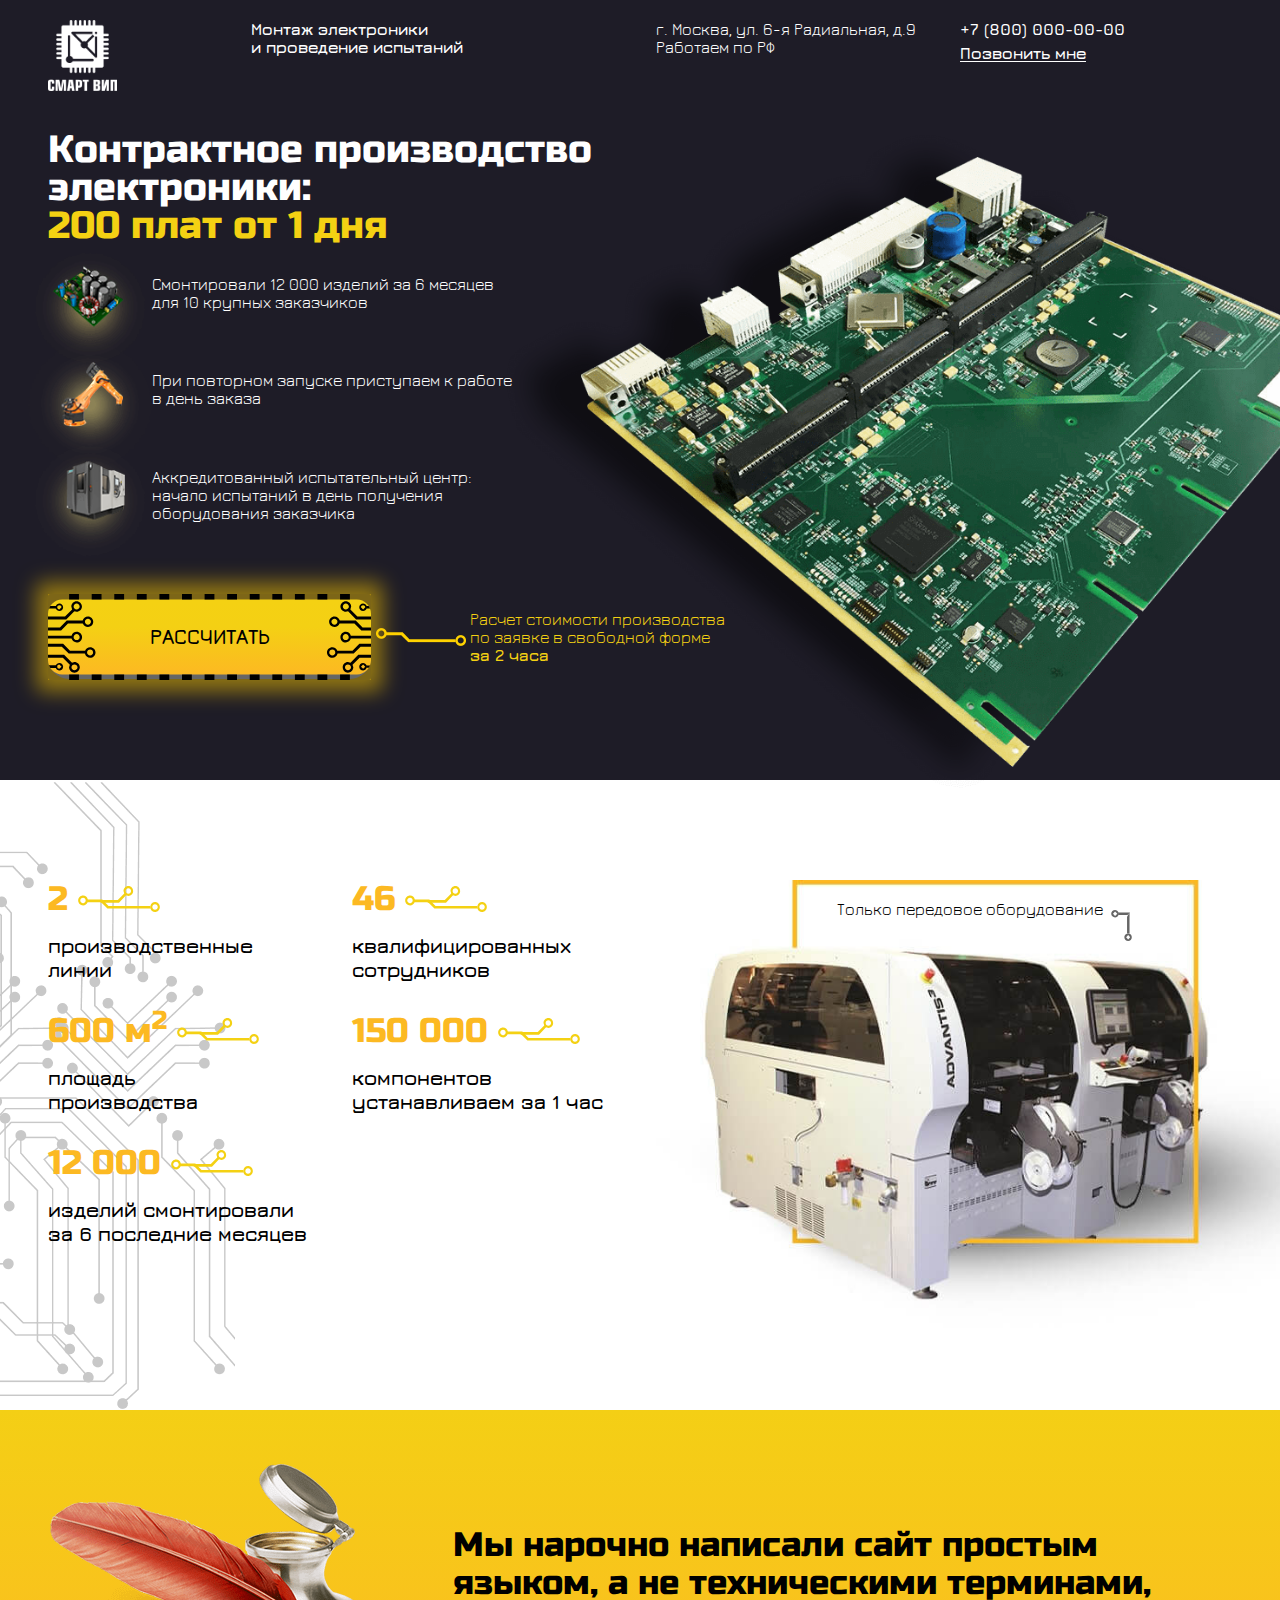
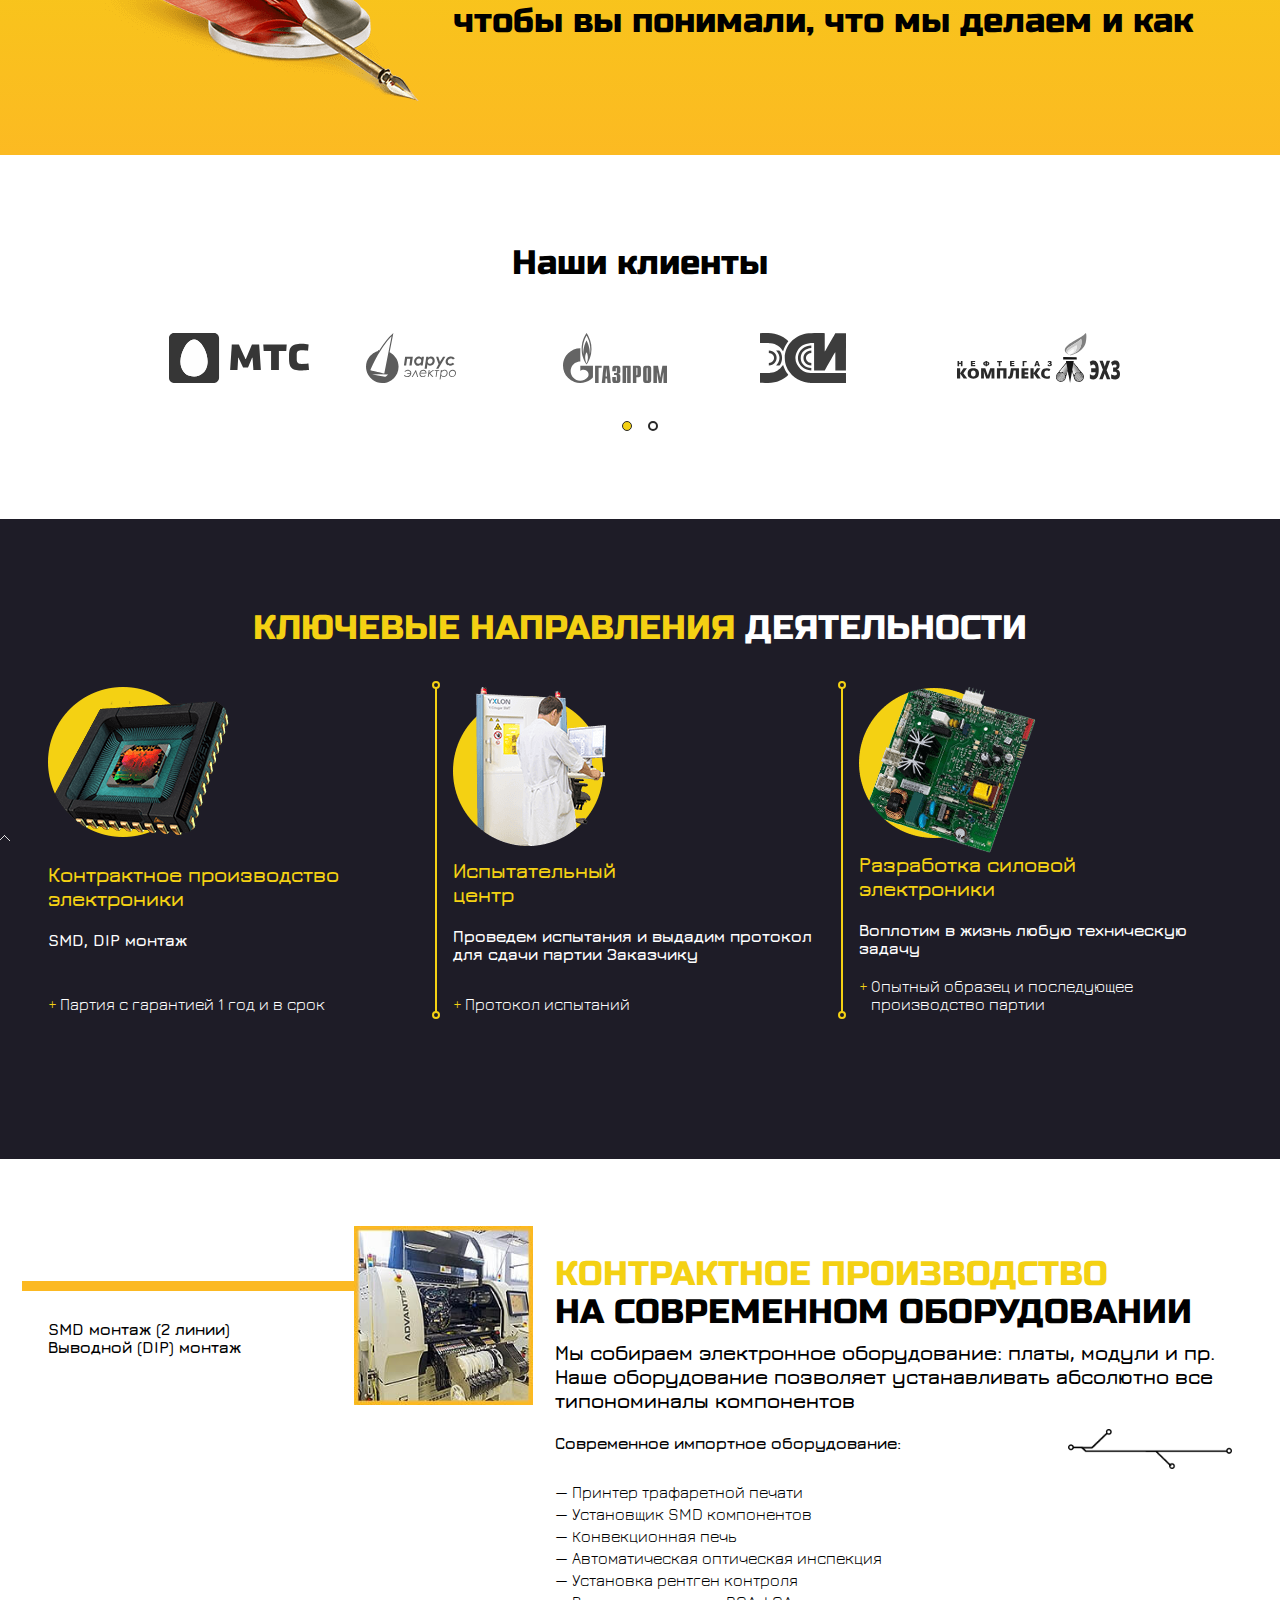
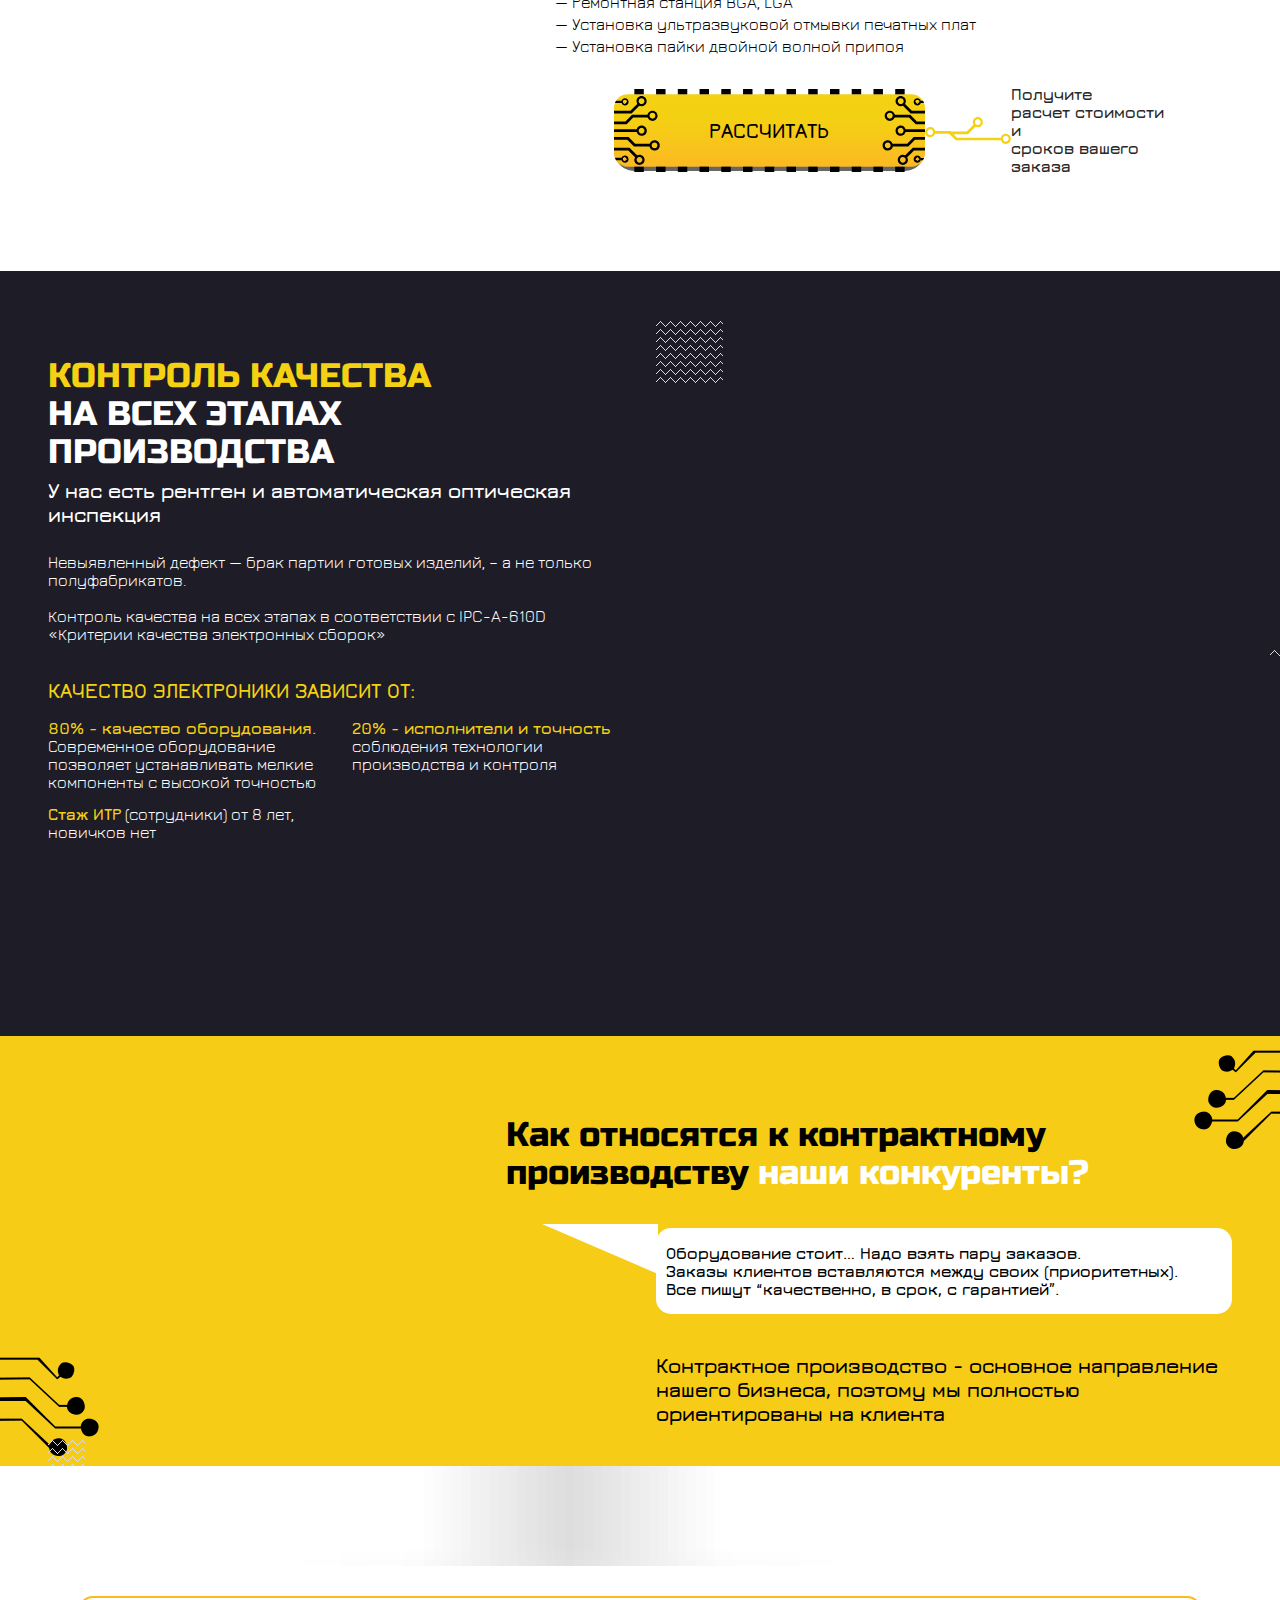
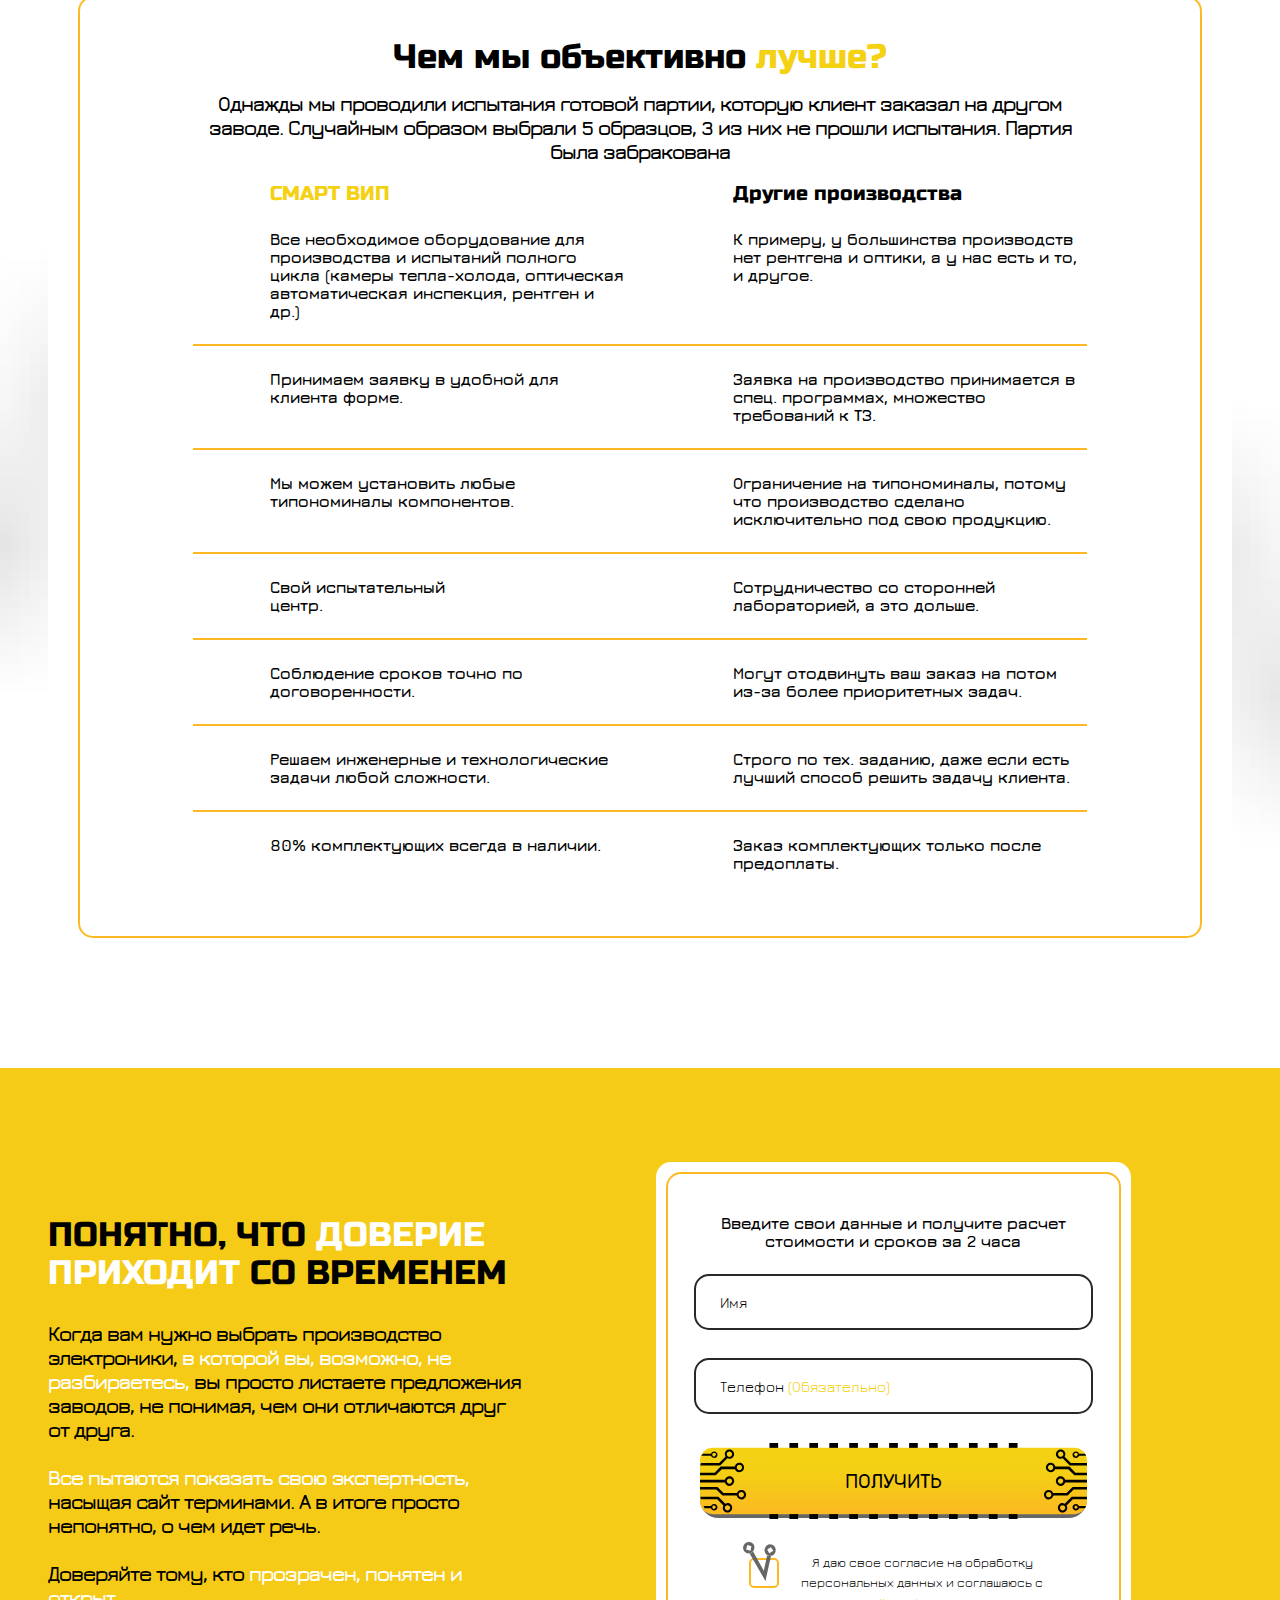
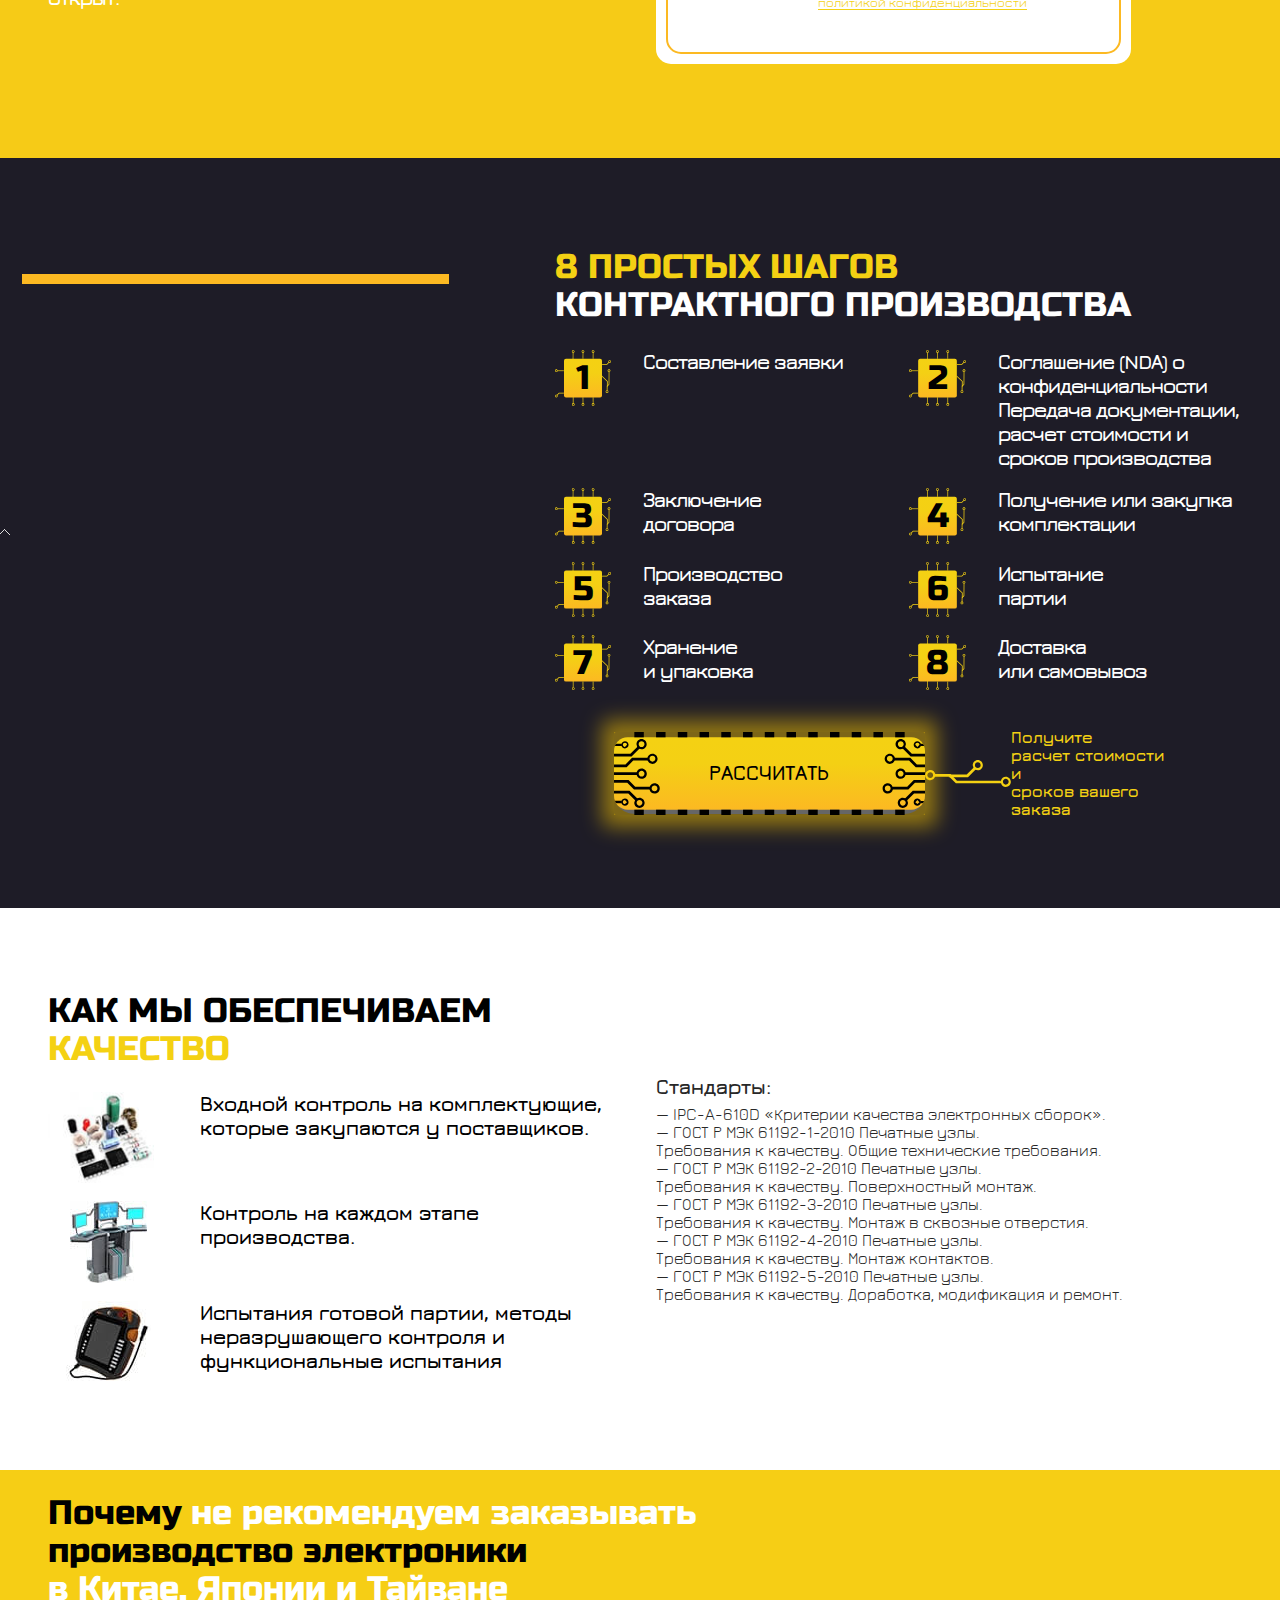
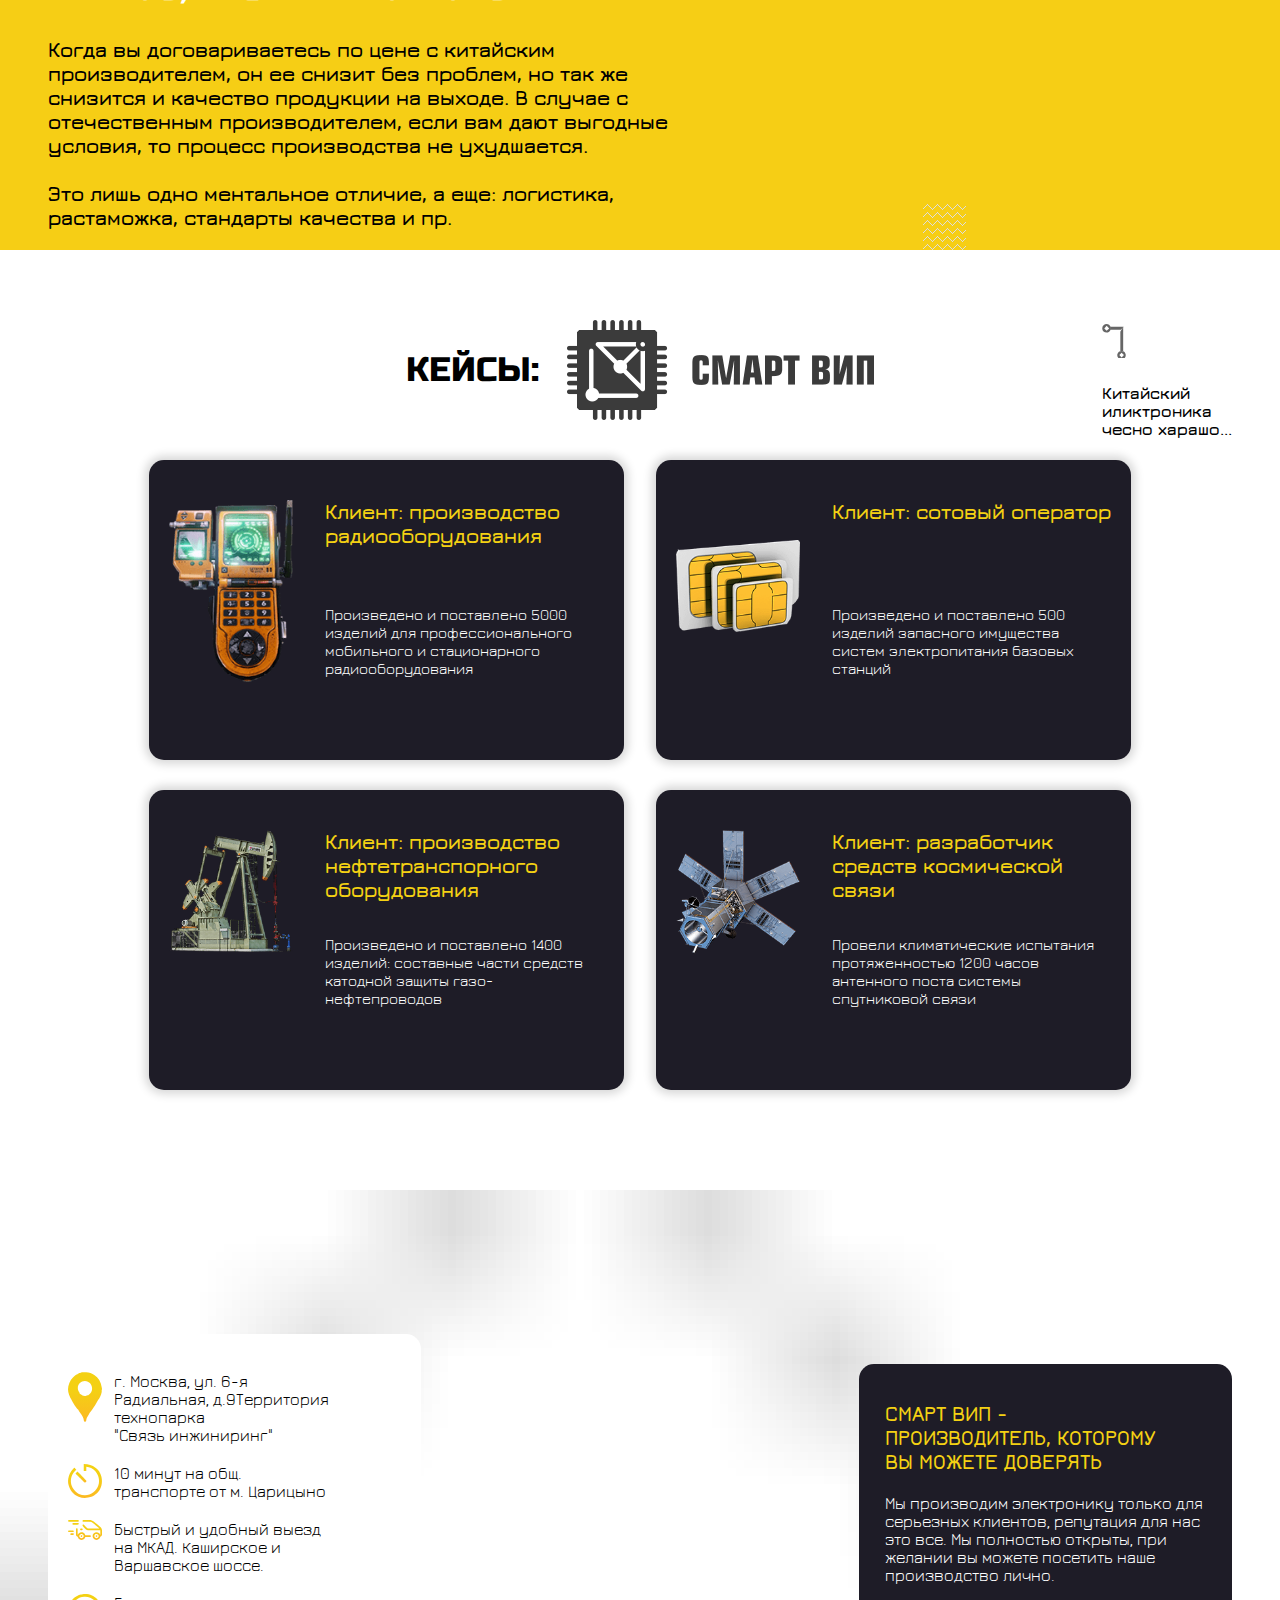
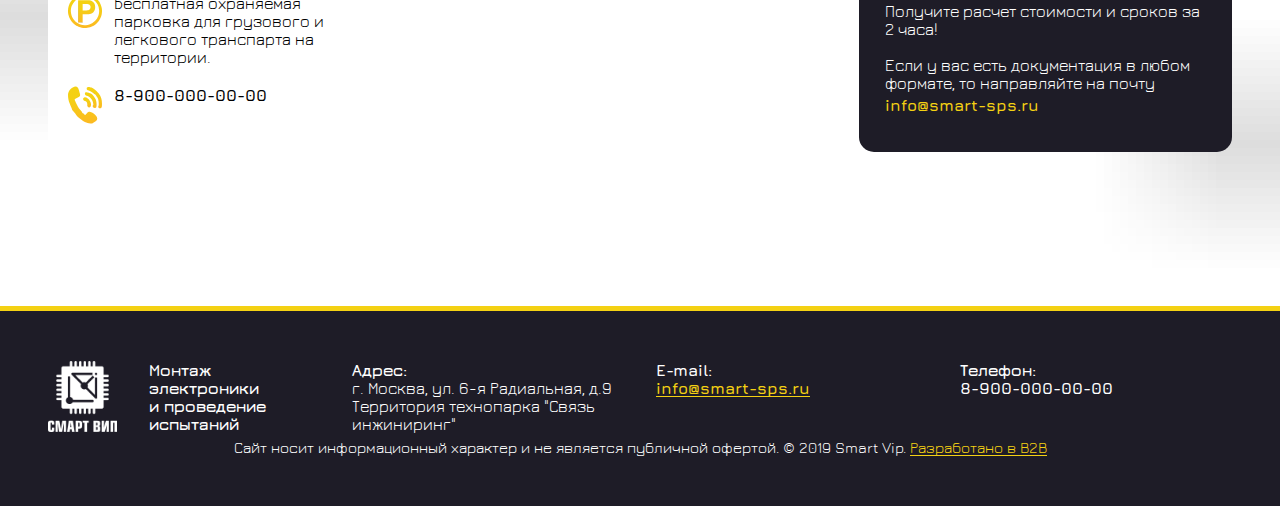
<file: index.html>
<!DOCTYPE html>
<html lang="ru">

<head>

    <meta charset="utf-8">

    <title>Title</title>
    <meta name="description" content="">

    <meta http-equiv="X-UA-Compatible" content="IE=edge">
    <meta name="viewport" content="width=device-width, initial-scale=1, maximum-scale=1">

    <meta property="og:image" content="path/to/image.jpg">
    <link rel="shortcut icon" href="icons/favicon/favicon.ico" type="image/x-icon">
    <link rel="apple-touch-icon" href="icons/favicon/apple-touch-icon.png">
    <link rel="apple-touch-icon" sizes="72x72" href="icons/favicon/apple-touch-icon-72x72.png">
    <link rel="apple-touch-icon" sizes="114x114" href="icons/favicon/apple-touch-icon-114x114.png">

    <!-- Chrome, Firefox OS and Opera -->
    <meta name="theme-color" content="#000">
    <!-- Windows Phone -->
    <meta name="msapplication-navbutton-color" content="#000">
    <!-- iOS Safari -->
    <meta name="apple-mobile-web-app-status-bar-style" content="#000">

    <style>body {
        opacity: 0;
        overflow-x: hidden;
    }

    html {
        background-color: #fff;
    }</style>

    <link rel="stylesheet" href="css/libs.min.css">
    <link rel="stylesheet" href="css/main.css">
    <script src="js/libs.min.js"></script>
    <script src="js/common.js"></script>

</head>

<body>
<section class="section__wrapper">
    <section class="sect__ind">
        <div class="max__width lazy bi__right" data-src="icons/circut_big.png">
            <header class="head">
                <div class="container-fluid">
                    <div class="row">
                        <div class="col-lg-1 col-md-2">
                            <div class="logo">
                                <a href="#" class="logo__a">
                                    <img src="icons/logo.png" alt="" class="img-responsive">
                                </a>
                            </div>
                        </div>
                        <div class="col-lg-3 offset-lg-1 col-md-3">
                            <div class="head__title fz18 lh__25 ff__jb">Монтаж электроники <br> и проведение испытаний
                            </div>
                        </div>
                        <div class="col-lg-3 offset-lg-1 col-md-4">
                            <div class="head__info fz18 lh__25">г. Москва, ул. 6-я Радиальная, д.9 <br> Работаем по РФ​
                            </div>
                        </div>
                        <div class="col-lg-3 col-md-3">
                            <div class="head__right">
                                <div class="head__right-block">
                                    <a href="tel:" class="head__phone fz18 ff__jb">+7 (800) 000-00-00</a>
                                    <div class="head__call fz18 lh__25 ff__jb" data-fancybox data-src="#modalCall">Позвонить мне</div>
                                </div>
                            </div>
                        </div>
                    </div>
                </div>
            </header>
            <div class="sect__ind-wrap">
                <div class="container-fluid pb__100">
                    <div class="row">
                        <div class="col-lg-6 col-md-8">
                            <div class="sect__ind-title fz45 lh__55 ff__ror">Контрактное производство электроники:</div>
                            <div class="sect__ind-title2 fz45 lh__55 ff__ror">200 плат от 1 дня</div>
                        </div>
                    </div>
                    <div class="sect__ind-info">
                        <div class="row">
                            <div class="col-lg-5 col-md-6">
                                <div class="sect__ind-item">
                                    <div class="sect__ind-item__img">
                                        <img src="icons/02_офер/смонтровали.png" alt="" class="img-responsive">
                                    </div>
                                    <div class="sect__ind-item__title fz18 lh__25">
                                        Смонтировали 12 000 изделий за 6 месяцев <br> для 10 крупных заказчиков
                                    </div>
                                </div>
                                <div class="sect__ind-item">
                                    <div class="sect__ind-item__img">
                                        <img src="icons/02_офер/приступаем.png" alt="" class="img-responsive">
                                    </div>
                                    <div class="sect__ind-item__title fz18 lh__25">
                                        При повторном запуске приступаем к работе <br> в день заказа
                                    </div>
                                </div>
                                <div class="sect__ind-item">
                                    <div class="sect__ind-item__img">
                                        <img src="icons/02_офер/центр.png" alt="" class="img-responsive">
                                    </div>
                                    <div class="sect__ind-item__title fz18 lh__25">
                                        Аккредитованный испытательный центр: начало испытаний в день получения
                                        оборудования заказчика
                                    </div>
                                </div>
                            </div>
                        </div>
                    </div>
                    <div class="row">
                        <div class="col-lg-7 col-md-10">
                            <div class="sect__ind-btn">
                                <div class="btn__img" data-fancybox data-src="#modalCall">
                                    <img src="icons/svg/btn.svg" alt="" class="img-responsive">
                                    <div class="btn__img-title fz24 lh__34 ff__jb">Рассчитать</div>
                                </div>
                                <div class="sect__ind-btn__line">
                                    <img src="icons/circut.png" alt="" class="img-responsive">
                                </div>
                                <div class="sect__ind-btn__title fz18 lh__25">
                                    Расчет стоимости производства <br> по заявке в свободной форме
                                    <div class="ff__jb">за 2 часа</div>
                                </div>
                            </div>
                        </div>
                    </div>
                    <div class="sect__ind-plata">
                        <img src="icons/02_офер/Плата.png" alt="" class="img-responsive">
                    </div>
                </div>
            </div>
        </div>
    </section>
    <section class="advantage lazy bi__left" data-src="icons/circut_ad.png">
        <div class="container-fluid">
            <div class="advantage__wrap">
                <div class="row">
                    <div class="col-lg-6">
                        <div class="row">
                            <div class="col-md-6">
                                <div class="advantage__item">
                                    <div class="advantage__item-num">
                                        <div class="advantage__item-num__title fz38 lh__55 ff__ror">2</div>
                                        <div class="advantage__item-num__img">
                                            <img src="icons/svg/circut1.svg" alt="" class="img-responsive ">
                                        </div>
                                    </div>
                                    <div class="advantage__item-title fz24 lh__34 ff__jb">производственные линии</div>
                                </div>
                            </div>
                            <div class="col-md-6">
                                <div class="advantage__item">
                                    <div class="advantage__item-num">
                                        <div class="advantage__item-num__title fz38 lh__55 ff__ror">46</div>
                                        <div class="advantage__item-num__img">
                                            <img src="icons/svg/circut1.svg" alt="" class="img-responsive ">
                                        </div>
                                    </div>
                                    <div class="advantage__item-title fz24 lh__34 ff__jb">квалифицированных сотрудников
                                    </div>
                                </div>
                            </div>
                            <div class="col-md-6">
                                <div class="advantage__item">
                                    <div class="advantage__item-num">
                                        <div class="advantage__item-num__title fz38 lh__55 ff__ror">600 м<sup>2</sup>
                                        </div>
                                        <div class="advantage__item-num__img">
                                            <img src="icons/svg/circut1.svg" alt="" class="img-responsive ">
                                        </div>
                                    </div>
                                    <div class="advantage__item-title fz24 lh__34 ff__jb">площадь <br> производства
                                    </div>
                                </div>
                            </div>
                            <div class="col-md-6">
                                <div class="advantage__item">
                                    <div class="advantage__item-num">
                                        <div class="advantage__item-num__title fz38 lh__55 ff__ror">150 000</div>
                                        <div class="advantage__item-num__img">
                                            <img src="icons/svg/circut1.svg" alt="" class="img-responsive ">
                                        </div>
                                    </div>
                                    <div class="advantage__item-title fz24 lh__34 ff__jb">компонентов устанавливаем за 1
                                        час
                                    </div>
                                </div>
                            </div>
                            <div class="col-md-6">
                                <div class="advantage__item">
                                    <div class="advantage__item-num">
                                        <div class="advantage__item-num__title fz38 lh__55 ff__ror">12 000</div>
                                        <div class="advantage__item-num__img">
                                            <img src="icons/svg/circut1.svg" alt="" class="img-responsive ">
                                        </div>
                                    </div>
                                    <div class="advantage__item-title fz24 lh__34 ff__jb">изделий смонтировали за 6
                                        последние месяцев
                                    </div>
                                </div>
                            </div>
                        </div>
                    </div>
                    <div class="col-lg-6 mobile__none">
                        <div class="advantage__right">
                            <div class="advantage__right-df">
                                <div class="advantage__right-df__title fz18 lh__25">Только передовое оборудование</div>
                                <div class="advantage__right-df__img">
                                    <img src="icons/svg/circut2.svg" alt="" class="img-responsive ">
                                </div>
                            </div>
                            <div class="advantage__right-img">
                                <img src="icons/03_преимущ/Advantis.jpg" alt="" class="img-responsive">
                            </div>
                        </div>
                    </div>
                </div>
            </div>
        </div>
    </section>
    <section class="pen">
        <div class="container-fluid">
            <div class="row align-items-center">
                <div class="col-md-4">
                    <div class="pen__img">
                        <img src="icons/04_нарочно/pen.png" alt="" class="img-responsive">
                    </div>
                </div>
                <div class="col-md-8">
                    <div class="pen__title fz38 lh__55 ff__ror">
                        Мы нарочно написали сайт простым языком, а не техническими терминами,
                        чтобы вы понимали, что мы делаем и как
                    </div>
                </div>
            </div>
        </div>
    </section>
    <section class="partner">
        <div class="container-fluid">
            <div class="row justify-content-center">
                <div class="col-lg-10">
                    <div class="partner__title fz38 ff__ror">Наши клиенты</div>
                    <div class="partner__slider">
                        <a href="#" class="partner__slider-img" target="_blank">
                            <img src="icons/svg/mts.svg" alt="" class="img-responsive ">
                        </a>
                        <a href="#" class="partner__slider-img" target="_blank">
                            <img src="icons/svg/parus.svg" alt="" class="img-responsive ">
                        </a>
                        <a href="#" class="partner__slider-img" target="_blank">
                            <img src="icons/svg/газпром.svg" alt="" class="img-responsive ">
                        </a>
                        <a href="#" class="partner__slider-img" target="_blank">
                            <img src="icons/svg/esi.svg" alt="" class="img-responsive ">
                        </a>
                        <a href="#" class="partner__slider-img" target="_blank">
                            <img src="icons/svg/neftegaz.svg" alt="" class="img-responsive ">
                        </a>
                        <a href="#" class="partner__slider-img" target="_blank">
                            <img src="icons/svg/svyaz_ingeniring.svg" alt="" class="img-responsive ">
                        </a>

                        <a href="#" class="partner__slider-img" target="_blank">
                            <img src="icons/svg/mts.svg" alt="" class="img-responsive ">
                        </a>
                        <a href="#" class="partner__slider-img" target="_blank">
                            <img src="icons/svg/parus.svg" alt="" class="img-responsive ">
                        </a>
                    </div>
                </div>
            </div>
        </div>
    </section>
    <section class="keys lazy bi__left" data-src="icons/05_ключевые%20виды/схема_фон.png">
        <div class="container-fluid">
            <div class="keys__wrap">
                <div class="keys__title fz38 lh__55 ff__ror"><span class="c__accent">Ключевые направления</span>
                    деятельности
                </div>
                <div class="row">
                    <div class="col-md-4 mb__40 keys__line">
                        <div class="keys__item">
                            <div class="keys__item-img">
                                <img src="icons/05_ключевые%20виды/Контрактное%20производство.png" alt=""
                                     class="img-responsive">
                            </div>
                            <div class="keys__item-title fz24 lh__34 ff__jb">
                                Контрактное производство <br> электроники
                            </div>
                            <div class="keys__item-text fz18 lh__25 ff__jb">SMD, DIP монтаж</div>
                            <div class="keys__item-plus fz18 lh__25">Партия с гарантией 1 год и в срок</div>
                        </div>
                    </div>
                    <div class="col-md-4 mb__40 keys__line">
                        <div class="keys__item">
                            <div class="keys__item-img">
                                <img src="icons/05_ключевые%20виды/Испытательный%20центр.png" alt=""
                                     class="img-responsive">
                            </div>
                            <div class="keys__item-title fz24 lh__34 ff__jb">
                                Испытательный <br> центр
                            </div>
                            <div class="keys__item-text fz18 lh__25 ff__jb">Проведем испытания и выдадим протокол для
                                сдачи
                                партии Заказчику
                            </div>
                            <div class="keys__item-plus fz18 lh__25">Протокол испытаний</div>
                        </div>
                    </div>
                    <div class="col-md-4 mb__40">
                        <div class="keys__item">
                            <div class="keys__item-img">
                                <img src="icons/05_ключевые%20виды/Разработка.png" alt="" class="img-responsive">
                            </div>
                            <div class="keys__item-title fz24 lh__34 ff__jb">
                                Разработка силовой <br> электроники
                            </div>
                            <div class="keys__item-text fz18 lh__25 ff__jb">Воплотим в жизнь любую техническую задачу
                            </div>
                            <div class="keys__item-plus fz18 lh__25">Опытный образец и последующее производство партии
                            </div>
                        </div>
                    </div>
                </div>
            </div>
        </div>
    </section>
    <section class="production">
        <div class="container-fluid">
            <div class="row">
                <div class="col-lg-5">
                    <div class="production__img-big">
                        <img src="[data-uri]" data-src="icons/06_контрактное/аппарат.jpg" alt="" class="img-responsive lazy">
                    </div>
                    <div class="row">
                        <div class="col-sm-7">
                            <div class="production__block">
                                <div class="production__block-title fz18 lh__25 ff__jb">
                                    SMD монтаж (2 линии) <br> Выводной (DIP) монтаж
                                </div>
                                <div class="production__block-img">
                                    <img  src="[data-uri]" data-src="icons/svg/circut2.svg" alt="" class="img-responsive lazy">
                                </div>
                            </div>
                        </div>
                        <div class="col-sm-5">
                            <div class="production__img-min">
                                <img src="icons/06_контрактное/фото_процесс.jpg" alt="" class="img-responsive">
                            </div>
                        </div>
                    </div>
                </div>
                <div class="col-lg-7">
                    <div class="production__title fz38 lh__55 ff__ror"><span
                            class="c__accent">Контрактное производство</span>
                        <br> на современном оборудовании
                    </div>
                    <div class="production__text fz24 lh__34 ff__jb">
                        Мы собираем электронное оборудование:
                        платы, модули и пр. Наше оборудование позволяет устанавливать абсолютно все типономиналы
                        компонентов
                    </div>
                    <div class="production__df">
                        <div class="production__title2 fz18 lh__25 ff__jb">Современное импортное оборудование:</div>
                        <div class="production__df-img">
                            <img src="icons/circut3.png" alt="" class="img-responsive">
                        </div>
                    </div>
                    <div class="production__list fz18 lh__25">
                        <ul>
                            <li>— Принтер трафаретной печати</li>
                            <li>— Установщик SMD компонентов</li>
                            <li>— Конвекционная печь</li>
                            <li>— Автоматическая оптическая инспекция</li>
                            <li>— Установка рентген контроля</li>
                            <li>— Ремонтная станция BGA, LGA</li>
                            <li>— Установка ультразвуковой отмывки печатных плат</li>
                            <li>— Установка пайки двойной волной припоя</li>
                        </ul>
                    </div>
                    <div class="row">
                        <div class="col-lg-10 offset-lg-1">
                            <div class="sect__ind-btn">
                                <div class="btn__img btn__img-no" data-fancybox data-src="#modalCall">
                                    <img src="icons/svg/btn.svg" alt="" class="img-responsive">
                                    <div class="btn__img-title fz24 ff__jb">Рассчитать</div>
                                </div>
                                <div class="sect__ind-btn__line">
                                    <img src="icons/svg/circut1.svg" alt="" class="img-responsive">
                                </div>
                                <div class="sect__ind-btn__title c__black fz18 lh__25 ff__jb">
                                    Получите <br> расчет стоимости и <br> сроков вашего <br> заказа
                                </div>
                            </div>
                        </div>
                    </div>
                </div>
            </div>
        </div>
    </section>
    <section class="control lazy bi__right" data-src="icons/07_контроль/схема_фон.jpg">
        <div class="container-fluid">
            <div class="control__wrap">
                <div class="row">
                    <div class="col-lg-6">
                        <div class="control__title fz38 lh__55 ff__ror"><span class="c__accent">Контроль качества</span>
                            <br> на всех этапах производства
                        </div>
                        <div class="control__title2 fz24 lh__34 ff__jb">
                            У нас есть рентген и автоматическая оптическая инспекция
                        </div>
                        <div class="control__text fz18 lh__25">
                            Невыявленный дефект — брак партии готовых изделий, – а не только полуфабрикатов.
                            <br><br>
                            Контроль качества на всех этапах в соответствии с IPC-A-610D «Критерии качества электронных
                            сборок»
                        </div>
                        <div class="control__title3 fz24 lh__34 ff__jb">Качество электроники зависит от:</div>
                        <div class="row">
                            <div class="col-md-6">
                                <div class="control__item fz18 lh__25">
                                    <div class="control__item-title ff__jb">
                                        80% - качество оборудования.
                                    </div>
                                    <div class="control__item-text">
                                        Современное оборудование позволяет устанавливать мелкие компоненты с высокой
                                        точностью
                                    </div>
                                </div>
                            </div>
                            <div class="col-md-6">
                                <div class="control__item fz18 lh__25">
                                    <div class="control__item-title ff__jb">
                                        20% - исполнители и точность
                                    </div>
                                    <div class="control__item-text">
                                        соблюдения технологии производства и контроля
                                    </div>
                                </div>
                            </div>
                            <div class="col-md-6">
                                <div class="control__item fz18 lh__25">
                                    <div class="control__item-text">
                                        <span class="c__accent ff__jb">Стаж ИТР</span> (сотрудники) от 8 лет, новичков
                                        нет
                                    </div>
                                </div>
                            </div>
                        </div>
                    </div>
                    <div class="col-lg-6">
                        <div class="control__image">
                            <img src="[data-uri]" data-src="icons/07_контроль/рентген.png" alt="" class="img-responsive lazy">
                        </div>
                    </div>
                </div>
            </div>
        </div>
    </section>
    <section class="competitor">
        <div class="competitor__img competitor__img-left">
            <img src="icons/circut_big2.png" alt="" class="img-responsive">
        </div>
        <div class="competitor__img competitor__img-right">
            <img src="icons/circut_big1.png" alt="" class="img-responsive">
        </div>
        <div class="container-fluid">
            <div class="row">
                <div class="col-lg-6 mt__auto">
                    <div class="competitor__image">
                        <img src="[data-uri]" data-src="icons/08_отношение%20конкурентов/сомневается.png" alt="" class="img-responsive lazy">
                    </div>
                </div>
                <div class="col-lg-6">
                    <div class="competitor__title fz38 lh__55 ff__ror">
                        Как относятся к контрактному производству <span class="c__white">наши конкуренты?</span>
                    </div>
                    <div class="competitor__block">
                        <div class="competitor__block-title fz18 lh__25 ff__jb">
                            Оборудование стоит… Надо взять пару заказов. <br>
                            Заказы клиентов вставляются между своих (приоритетных). <br>
                            Все пишут “качественно, в срок, с гарантией”.
                        </div>
                    </div>
                    <div class="competitor__text fz24 lh__34 ff__jb">
                        Контрактное производство - основное направление нашего бизнеса, поэтому мы полностью
                        ориентированы на клиента
                    </div>
                </div>
            </div>
        </div>
    </section>
    <section class="better sect__bi lazy" data-src="icons/09_vs/fon.jpg">
        <div class="container-fluid">
            <div class="better__block">
                <div class="better__wrap">
                    <div class="row justify-content-center">
                        <div class="col-lg-10">
                            <div class="better__title fz38 lh__55 ff__ror">Чем мы объективно <span class="c__accent">лучше?</span>
                            </div>
                            <div class="better__text fz24 lh__34 ff__jb">
                                Однажды мы проводили испытания готовой партии, которую клиент заказал на другом заводе.
                                Случайным образом выбрали 5 образцов, 3 из них не прошли испытания. Партия была
                                забракована
                            </div>
                            <div class="row">
                                <div class="col-md-6">
                                    <div class="row">
                                        <div class="col-md-10 offset-md-2">
                                            <div class="better__plus-title c__accent fz24 lh__34 ff__ror">СМАРТ ВИП
                                            </div>
                                        </div>
                                    </div>
                                </div>
                                <div class="col-md-6">
                                    <div class="row">
                                        <div class="col-md-10 offset-md-2">
                                            <div class="better__minus-title fz24 lh__34 ff__ror">Другие производства
                                            </div>
                                        </div>
                                    </div>
                                </div>
                            </div>
                            <div class="better__blocks">
                                <div class="row">
                                    <div class="col-md-6">
                                        <div class="better__blocks-item">
                                            <div class="row">
                                                <div class="col-md-2">
                                                    <div class="better__blocks-item__img">
                                                        <img src="[data-uri]" data-src="icons/09_vs/плюс%20copy%206.jpg" alt=""
                                                             class="img-responsive lazy">
                                                    </div>
                                                </div>
                                                <div class="col-md-10">
                                                    <div class="better__blocks-item__text fz18 lh__25 ff__jb">
                                                        Все необходимое оборудование для производства и испытаний
                                                        полного цикла
                                                        (камеры тепла-холода, оптическая автоматическая инспекция,
                                                        рентген и др.)
                                                    </div>
                                                </div>
                                            </div>
                                        </div>
                                    </div>
                                    <div class="col-md-6">
                                        <div class="better__blocks-item">
                                            <div class="row">
                                                <div class="col-md-2">
                                                    <div class="better__blocks-item__img">
                                                        <img src="[data-uri]" data-src="icons/09_vs/минус%20copy%206.jpg" alt=""
                                                             class="img-responsive lazy">
                                                    </div>
                                                </div>
                                                <div class="col-md-10">
                                                    <div class="better__blocks-item__text fz18 lh__25 ff__jb">
                                                        К примеру, у большинства производств нет рентгена и оптики, а у
                                                        нас есть и то, и другое.
                                                    </div>
                                                </div>
                                            </div>
                                        </div>
                                    </div>
                                </div>
                            </div>
                            <div class="better__blocks">
                                <div class="row">
                                    <div class="col-md-6">
                                        <div class="better__blocks-item">
                                            <div class="row">
                                                <div class="col-md-2">
                                                    <div class="better__blocks-item__img">
                                                        <img src="[data-uri]" data-src="icons/09_vs/плюс%20copy%206.jpg" alt=""
                                                             class="img-responsive lazy">
                                                    </div>
                                                </div>
                                                <div class="col-md-10">
                                                    <div class="better__blocks-item__text fz18 lh__25 ff__jb">
                                                        Принимаем заявку в удобной для клиента форме.
                                                    </div>
                                                </div>
                                            </div>
                                        </div>
                                    </div>
                                    <div class="col-md-6">
                                        <div class="better__blocks-item">
                                            <div class="row">
                                                <div class="col-md-2">
                                                    <div class="better__blocks-item__img">
                                                        <img src="[data-uri]" data-src="icons/09_vs/минус%20copy%206.jpg" alt=""
                                                             class="img-responsive lazy">
                                                    </div>
                                                </div>
                                                <div class="col-md-10">
                                                    <div class="better__blocks-item__text fz18 lh__25 ff__jb">
                                                        Заявка на производство принимается в спец. программах, множество
                                                        требований к ТЗ.
                                                    </div>
                                                </div>
                                            </div>
                                        </div>
                                    </div>
                                </div>
                            </div>
                            <div class="better__blocks">
                                <div class="row">
                                    <div class="col-md-6">
                                        <div class="better__blocks-item">
                                            <div class="row">
                                                <div class="col-md-2">
                                                    <div class="better__blocks-item__img">
                                                        <img src="[data-uri]" data-src="icons/09_vs/плюс%20copy%206.jpg" alt=""
                                                             class="img-responsive lazy">
                                                    </div>
                                                </div>
                                                <div class="col-md-10">
                                                    <div class="better__blocks-item__text fz18 lh__25 ff__jb">
                                                        Мы можем установить любые типономиналы компонентов.
                                                    </div>
                                                </div>
                                            </div>
                                        </div>
                                    </div>
                                    <div class="col-md-6">
                                        <div class="better__blocks-item">
                                            <div class="row">
                                                <div class="col-md-2">
                                                    <div class="better__blocks-item__img">
                                                        <img src="[data-uri]" data-src="icons/09_vs/минус%20copy%206.jpg" alt=""
                                                             class="img-responsive lazy">
                                                    </div>
                                                </div>
                                                <div class="col-md-10">
                                                    <div class="better__blocks-item__text fz18 lh__25 ff__jb">
                                                        Ограничение на типономиналы, потому что производство сделано
                                                        исключительно под свою продукцию.
                                                    </div>
                                                </div>
                                            </div>
                                        </div>
                                    </div>
                                </div>
                            </div>
                            <div class="better__blocks">
                                <div class="row">
                                    <div class="col-md-6">
                                        <div class="better__blocks-item">
                                            <div class="row">
                                                <div class="col-md-2">
                                                    <div class="better__blocks-item__img">
                                                        <img src="[data-uri]" data-src="icons/09_vs/плюс%20copy%206.jpg" alt=""
                                                             class="img-responsive lazy">
                                                    </div>
                                                </div>
                                                <div class="col-md-10">
                                                    <div class="better__blocks-item__text fz18 lh__25 ff__jb">
                                                        Свой испытательный <br>
                                                        центр.
                                                    </div>
                                                </div>
                                            </div>
                                        </div>
                                    </div>
                                    <div class="col-md-6">
                                        <div class="better__blocks-item">
                                            <div class="row">
                                                <div class="col-md-2">
                                                    <div class="better__blocks-item__img">
                                                        <img src="[data-uri]" data-src="icons/09_vs/минус%20copy%206.jpg" alt=""
                                                             class="img-responsive lazy">
                                                    </div>
                                                </div>
                                                <div class="col-md-10">
                                                    <div class="better__blocks-item__text fz18 lh__25 ff__jb">
                                                        Сотрудничество со сторонней лабораторией, а это дольше.
                                                    </div>
                                                </div>
                                            </div>
                                        </div>
                                    </div>
                                </div>
                            </div>
                            <div class="better__blocks">
                                <div class="row">
                                    <div class="col-md-6">
                                        <div class="better__blocks-item">
                                            <div class="row">
                                                <div class="col-md-2">
                                                    <div class="better__blocks-item__img">
                                                        <img src="[data-uri]" data-src="icons/09_vs/плюс%20copy%206.jpg" alt=""
                                                             class="img-responsive lazy">
                                                    </div>
                                                </div>
                                                <div class="col-md-10">
                                                    <div class="better__blocks-item__text fz18 lh__25 ff__jb">
                                                        Соблюдение сроков точно по договоренности.
                                                    </div>
                                                </div>
                                            </div>
                                        </div>
                                    </div>
                                    <div class="col-md-6">
                                        <div class="better__blocks-item">
                                            <div class="row">
                                                <div class="col-md-2">
                                                    <div class="better__blocks-item__img">
                                                        <img src="[data-uri]" data-src="icons/09_vs/минус%20copy%206.jpg" alt=""
                                                             class="img-responsive lazy">
                                                    </div>
                                                </div>
                                                <div class="col-md-10">
                                                    <div class="better__blocks-item__text fz18 lh__25 ff__jb">
                                                        Могут отодвинуть ваш заказ на потом из-за более приоритетных
                                                        задач.
                                                    </div>
                                                </div>
                                            </div>
                                        </div>
                                    </div>
                                </div>
                            </div>
                            <div class="better__blocks">
                                <div class="row">
                                    <div class="col-md-6">
                                        <div class="better__blocks-item">
                                            <div class="row">
                                                <div class="col-md-2">
                                                    <div class="better__blocks-item__img">
                                                        <img src="[data-uri]" data-src="icons/09_vs/плюс%20copy%206.jpg" alt=""
                                                             class="img-responsive lazy">
                                                    </div>
                                                </div>
                                                <div class="col-md-10">
                                                    <div class="better__blocks-item__text fz18 lh__25 ff__jb">
                                                        Решаем инженерные и технологические задачи любой сложности.
                                                    </div>
                                                </div>
                                            </div>
                                        </div>
                                    </div>
                                    <div class="col-md-6">
                                        <div class="better__blocks-item">
                                            <div class="row">
                                                <div class="col-md-2">
                                                    <div class="better__blocks-item__img">
                                                        <img src="[data-uri]" data-src="icons/09_vs/минус%20copy%206.jpg" alt=""
                                                             class="img-responsive lazy">
                                                    </div>
                                                </div>
                                                <div class="col-md-10">
                                                    <div class="better__blocks-item__text fz18 lh__25 ff__jb">
                                                        Строго по тех. заданию, даже если есть лучший способ решить
                                                        задачу клиента.
                                                    </div>
                                                </div>
                                            </div>
                                        </div>
                                    </div>
                                </div>
                            </div>
                            <div class="better__blocks">
                                <div class="row">
                                    <div class="col-md-6">
                                        <div class="better__blocks-item">
                                            <div class="row">
                                                <div class="col-md-2">
                                                    <div class="better__blocks-item__img">
                                                        <img src="[data-uri]" data-src="icons/09_vs/плюс%20copy%206.jpg" alt=""
                                                             class="img-responsive lazy">
                                                    </div>
                                                </div>
                                                <div class="col-md-10">
                                                    <div class="better__blocks-item__text fz18 lh__25 ff__jb">
                                                        80% комплектующих всегда в наличии.
                                                    </div>
                                                </div>
                                            </div>
                                        </div>
                                    </div>
                                    <div class="col-md-6">
                                        <div class="better__blocks-item">
                                            <div class="row">
                                                <div class="col-md-2">
                                                    <div class="better__blocks-item__img">
                                                        <img src="[data-uri]" data-src="icons/09_vs/минус%20copy%206.jpg" alt=""
                                                             class="img-responsive lazy">
                                                    </div>
                                                </div>
                                                <div class="col-md-10">
                                                    <div class="better__blocks-item__text fz18 lh__25 ff__jb">
                                                        Заказ комплектующих только после предоплаты.
                                                    </div>
                                                </div>
                                            </div>
                                        </div>
                                    </div>
                                </div>
                            </div>
                        </div>
                    </div>
                </div>
            </div>
        </div>
    </section>
    <section class="trust lazy bi__right" data-src="icons/10_доверие/плата.png">
        <div class="container-fluid">
            <div class="row align-items-center">
                <div class="col-lg-5 col-md-6">
                    <div class="trust__title fz38 lh__55 ff__ror">понятно, что <span
                            class="c__white"> доверие приходит</span> со временем
                    </div>
                    <div class="trust__text fz24 ff__jb lh__34">
                        Когда вам нужно выбрать производство электроники, <span class="c__white">в которой вы, возможно, не разбираетесь,</span>
                        вы
                        просто листаете предложения заводов, не понимая, чем они отличаются друг от друга.
                        <br><br>
                        <span class="c__white">Все пытаются показать свою экспертность,</span> насыщая сайт терминами. А
                        в итоге просто непонятно, о
                        чем идет речь.
                        <br><br>
                        Доверяйте тому, кто <span class="c__white"> прозрачен, понятен и открыт.</span>
                    </div>
                </div>
                <div class="col-lg-5 offset-lg-1 col-md-6">
                    <form class="form__call">
                        <div class="form__call-wrap">
                            <div class="form__call-title fz18 lh__25 ff__jb">Введите свои данные и получите расчет
                                стоимости и сроков за 2 часа
                            </div>
                            <div>
                                <div class="inp__parent">
                                    <input type="text" name="name" class="inp__all" placeholder=" ">
                                    <div class="inp__label">Имя</div>
                                </div>
                            </div>
                            <div>
                                <div class="inp__parent">
                                    <input type="text" name="phone" class="inp__all inp__phone" placeholder=" ">
                                    <div class="inp__label">Телефон<span class="c__accent"> (Обязательно)</span></div>
                                </div>
                            </div>
                            <button class="btn__img btn__img-no">
                                <img src="icons/svg/btn2.svg" alt="" class="img-responsive">
                                <span class="btn__img-title fz24 lh__34 ff__jb">Получить</span>
                            </button>
                            <div class="form__call-check js__label">
                                <input type="checkbox" id="ch1" class="inp__check js__label-check" checked>
                                <label for="ch1" class="form__call-check__label js__label-title fz14">
                                    Я даю свое согласие на обработку <br> персональных данных и соглашаюсь с <br>
                                    <a href="#" target="_blank" class="c__accent">политикой конфиденциальности</a>
                                </label>
                            </div>
                        </div>
                    </form>
                </div>
            </div>
        </div>
    </section>
    <section class="step lazy bi__left" data-src="icons/11_шаги/схема_фон.jpg">
        <div class="container-fluid">
            <div class="row">
                <div class="col-lg-5">
                    <div class="production__img-big">
                        <img src="[data-uri]" data-src="icons/11_шаги/фото_штамповка.jpg" alt="" class="img-responsive lazy">
                    </div>
                    <div class="row">
                        <div class="col-sm-5 offset-sm-7">
                            <div class="production__img-min">
                                <img src="[data-uri]" data-src="icons/11_шаги/фото_плата.jpg" alt="" class="img-responsive lazy">
                            </div>
                        </div>
                    </div>
                </div>
                <div class="col-lg-7">
                    <div class="step__title fz38 lh__55 ff__ror"><span class="c__accent">8 простых шагов</span> <br>
                        контрактного производства
                    </div>
                    <div class="step__wrap">
                        <div class="row">
                            <div class="col-md-6">
                                <div class="step__item">
                                    <div class="row">
                                        <div class="col-md-3 col-4">
                                            <div class="step__item-num">
                                                <div class="step__item-num__img">
                                                    <img src="icons/svg/chip.svg" alt="" class="img-responsive">
                                                </div>
                                                <div class="step__item-num__title fz38 lh__55 ff__ror">1</div>
                                            </div>
                                        </div>
                                        <div class="col-md-9 col-8">
                                            <div class="step__item-title fz24 lh__34 ff__jb c__white">Составление
                                                заявки
                                            </div>
                                        </div>
                                    </div>
                                </div>
                            </div>
                            <div class="col-md-6">
                                <div class="step__item">
                                    <div class="row">
                                        <div class="col-md-3 col-4">
                                            <div class="step__item-num">
                                                <div class="step__item-num__img">
                                                    <img src="icons/svg/chip.svg" alt="" class="img-responsive">
                                                </div>
                                                <div class="step__item-num__title fz38 lh__55 ff__ror">2</div>
                                            </div>
                                        </div>
                                        <div class="col-md-9 col-8">
                                            <div class="step__item-title fz24 lh__34 ff__jb c__white">
                                                Соглашение (NDА) о конфиденциальности
                                                Передача документации, расчет стоимости и сроков производства
                                            </div>
                                        </div>
                                    </div>
                                </div>
                            </div>
                            <div class="col-md-6">
                                <div class="step__item">
                                    <div class="row">
                                        <div class="col-md-3 col-4">
                                            <div class="step__item-num">
                                                <div class="step__item-num__img">
                                                    <img src="icons/svg/chip.svg" alt="" class="img-responsive">
                                                </div>
                                                <div class="step__item-num__title fz38 lh__55 ff__ror">3</div>
                                            </div>
                                        </div>
                                        <div class="col-md-9 col-8">
                                            <div class="step__item-title fz24 lh__34 ff__jb c__white">
                                                Заключение <br> договора
                                            </div>
                                        </div>
                                    </div>
                                </div>
                            </div>
                            <div class="col-md-6">
                                <div class="step__item">
                                    <div class="row">
                                        <div class="col-md-3 col-4">
                                            <div class="step__item-num">
                                                <div class="step__item-num__img">
                                                    <img src="icons/svg/chip.svg" alt="" class="img-responsive">
                                                </div>
                                                <div class="step__item-num__title fz38 lh__55 ff__ror">4</div>
                                            </div>
                                        </div>
                                        <div class="col-md-9 col-8">
                                            <div class="step__item-title fz24 lh__34 ff__jb c__white">
                                                Получение или закупка комплектации
                                            </div>
                                        </div>
                                    </div>
                                </div>
                            </div>
                            <div class="col-md-6">
                                <div class="step__item">
                                    <div class="row">
                                        <div class="col-md-3 col-4">
                                            <div class="step__item-num">
                                                <div class="step__item-num__img">
                                                    <img src="icons/svg/chip.svg" alt="" class="img-responsive">
                                                </div>
                                                <div class="step__item-num__title fz38 lh__55 ff__ror">5</div>
                                            </div>
                                        </div>
                                        <div class="col-md-9 col-8">
                                            <div class="step__item-title fz24 lh__34 ff__jb c__white">
                                                Производство <br> заказа
                                            </div>
                                        </div>
                                    </div>
                                </div>
                            </div>
                            <div class="col-md-6">
                                <div class="step__item">
                                    <div class="row">
                                        <div class="col-md-3 col-4">
                                            <div class="step__item-num">
                                                <div class="step__item-num__img">
                                                    <img src="icons/svg/chip.svg" alt="" class="img-responsive">
                                                </div>
                                                <div class="step__item-num__title fz38 lh__55 ff__ror">6</div>
                                            </div>
                                        </div>
                                        <div class="col-md-9 col-8">
                                            <div class="step__item-title fz24 lh__34 ff__jb c__white">
                                                Испытание <br> партии
                                            </div>
                                        </div>
                                    </div>
                                </div>
                            </div>
                            <div class="col-md-6">
                                <div class="step__item">
                                    <div class="row">
                                        <div class="col-md-3 col-4">
                                            <div class="step__item-num">
                                                <div class="step__item-num__img">
                                                    <img src="icons/svg/chip.svg" alt="" class="img-responsive">
                                                </div>
                                                <div class="step__item-num__title fz38 lh__55 ff__ror">7</div>
                                            </div>
                                        </div>
                                        <div class="col-md-9 col-8">
                                            <div class="step__item-title fz24 lh__34 ff__jb c__white">
                                                Хранение <br> и упаковка
                                            </div>
                                        </div>
                                    </div>
                                </div>
                            </div>
                            <div class="col-md-6">
                                <div class="step__item">
                                    <div class="row">
                                        <div class="col-md-3 col-4">
                                            <div class="step__item-num">
                                                <div class="step__item-num__img">
                                                    <img src="icons/svg/chip.svg" alt="" class="img-responsive">
                                                </div>
                                                <div class="step__item-num__title fz38 lh__55 ff__ror">8</div>
                                            </div>
                                        </div>
                                        <div class="col-md-9 col-8">
                                            <div class="step__item-title fz24 lh__34 ff__jb c__white">
                                                Доставка <br> или самовывоз
                                            </div>
                                        </div>
                                    </div>
                                </div>
                            </div>
                        </div>
                        <div class="step__wrap-btn">
                            <div class="row">
                                <div class="col-lg-10 offset-lg-1">
                                    <div class="sect__ind-btn">
                                        <div class="btn__img" data-fancybox data-src="#modalCall">
                                            <img src="icons/svg/btn.svg" alt="" class="img-responsive">
                                            <div class="btn__img-title fz24 lh__34 ff__jb">Рассчитать</div>
                                        </div>
                                        <div class="sect__ind-btn__line">
                                            <img src="icons/svg/circut1.svg" alt="" class="img-responsive">
                                        </div>
                                        <div class="sect__ind-btn__title fz18 lh__25 ff__jb">
                                            Получите <br> расчет стоимости и <br> сроков вашего <br> заказа
                                        </div>
                                    </div>
                                </div>
                            </div>
                        </div>
                    </div>
                </div>
            </div>
        </div>
    </section>
    <section class="quality">
        <div class="container-fluid">
            <div class="row align-items-center">
                <div class="col-xl-5 col-lg-6">
                    <div class="quality__title fz38 lh__55 ff__ror">Как мы обеспечиваем <span
                            class="c__accent">качество</span></div>
                    <div class="quality__wrap">
                        <div class="quality__item">
                            <div class="row">
                                <div class="col-sm-3">
                                    <div class="quality__item-img">
                                        <img src="icons/12_качество/входной%20контроль.jpg" alt=""
                                             class="img-responsive">
                                    </div>
                                </div>
                                <div class="col-sm-9">
                                    <div class="quality__item-title fz24 lh__34 ff__jb">Входной контроль на
                                        комплектующие, которые закупаются у поставщиков.
                                    </div>
                                </div>
                            </div>
                        </div>
                        <div class="quality__item">
                            <div class="row">
                                <div class="col-sm-3">
                                    <div class="quality__item-img">
                                        <img src="icons/12_качество/Контроль%20этапов.jpg" alt=""
                                             class="img-responsive">
                                    </div>
                                </div>
                                <div class="col-sm-9">
                                    <div class="quality__item-title fz24 lh__34 ff__jb">Контроль на каждом этапе
                                        производства.
                                    </div>
                                </div>
                            </div>
                        </div>
                        <div class="quality__item">
                            <div class="row">
                                <div class="col-sm-3">
                                    <div class="quality__item-img">
                                        <img src="icons/12_качество/Испытания.jpg" alt="" class="img-responsive">
                                    </div>
                                </div>
                                <div class="col-sm-9">
                                    <div class="quality__item-title fz24 lh__34 ff__jb">Испытания готовой партии, методы
                                        неразрушающего контроля и функциональные испытания
                                    </div>
                                </div>
                            </div>
                        </div>
                    </div>
                </div>
                <div class="col-xl-7 mobile__none1">
                    <div class="quality__block">
                        <div class="quality__block-img">
                            <img src="icons/svg/chip_big.svg" alt="" class="img-responsive">
                        </div>
                    </div>
                </div>
                <div class="col-xl-5 offset-xl-6 col-lg-6 quality__block-wrap">
                    <div class="quality__block-item">
                        <div class="quality__block-title fz24 lh__34 ff__jb">Стандарты:</div>
                        <div class="quality__block-text fz18 lh__25">
                            — IPC-A-610D «Критерии качества электронных сборок».
                            <br>
                            — ГОСТ Р МЭК 61192-1-2010 Печатные узлы. <br> Требования к качеству. Общие технические
                            требования.
                            <br>
                            — ГОСТ Р МЭК 61192-2-2010 Печатные узлы. <br> Требования к качеству. Поверхностный монтаж.
                            <br>
                            — ГОСТ Р МЭК 61192-3-2010 Печатные узлы. <br> Требования к качеству. Монтаж в сквозные
                            отверстия.
                            <br>
                            — ГОСТ Р МЭК 61192-4-2010 Печатные узлы. <br> Требования к качеству. Монтаж контактов.
                            <br>
                            — ГОСТ Р МЭК 61192-5-2010 Печатные узлы. <br> Требования к качеству. Доработка, модификация
                            и
                            ремонт.
                        </div>
                    </div>
                </div>
            </div>
        </div>
    </section>
   <!-- <section class="photo">
        <div class="container-fluid">
            <div class="row justify-content-center">
                <div class="col-md-8">
                    <div class="photo__title fz38 lh__55 ff__ror"><span class="c__white">как выглядит</span> <span
                            class="c__accent">производство?</span></div>
                    <div class="photo__text fz24 lh__34 ff__jb c__white">Все в строгом соответствии со стандартами
                        качества. <br> Никаких пережитков прошлого и совдепа
                    </div>
                </div>
            </div>
        </div>
        <div class="photo__slider">
            <a href="icons/13_производство/1.JPG" class="photo__slider-item fancy__img" data-fancybox="image">
                <img data-lazy="icons/13_производство/1.JPG" alt="" class="img-responsive">
            </a>
            <a href="icons/13_производство/2.JPG" class="photo__slider-item fancy__img" data-fancybox="image">
                <img data-lazy="icons/13_производство/2.JPG" alt="" class="img-responsive">
            </a>
            <a href="icons/13_производство/3.JPG" class="photo__slider-item fancy__img" data-fancybox="image">
                <img data-lazy="icons/13_производство/3.JPG" alt="" class="img-responsive">
            </a>
            <a href="icons/13_производство/4.JPG" class="photo__slider-item fancy__img" data-fancybox="image">
                <img data-lazy="icons/13_производство/4.JPG" alt="" class="img-responsive">
            </a>
            <a href="icons/13_производство/5.JPG" class="photo__slider-item fancy__img" data-fancybox="image">
                <img data-lazy="icons/13_производство/5.JPG" alt="" class="img-responsive">
            </a>
            <a href="icons/13_производство/6.JPG" class="photo__slider-item fancy__img" data-fancybox="image">
                <img data-lazy="icons/13_производство/6.JPG" alt="" class="img-responsive">
            </a>
            <a href="icons/13_производство/7.JPG" class="photo__slider-item fancy__img" data-fancybox="image">
                <img data-lazy="icons/13_производство/7.JPG" alt="" class="img-responsive">
            </a>
            <a href="icons/13_производство/8.JPG" class="photo__slider-item fancy__img" data-fancybox="image">
                <img data-lazy="icons/13_производство/8.JPG" alt="" class="img-responsive">
            </a>
            <a href="icons/13_производство/9.JPG" class="photo__slider-item fancy__img" data-fancybox="image">
                <img data-lazy="icons/13_производство/9.JPG" alt="" class="img-responsive">
            </a>
            <a href="icons/13_производство/10.JPG" class="photo__slider-item fancy__img" data-fancybox="image">
                <img data-lazy="icons/13_производство/10.JPG" alt="" class="img-responsive">
            </a>
            <a href="icons/13_производство/11.JPG" class="photo__slider-item fancy__img" data-fancybox="image">
                <img data-lazy="icons/13_производство/11.JPG" alt="" class="img-responsive">
            </a>
            <a href="icons/13_производство/12.JPG" class="photo__slider-item fancy__img" data-fancybox="image">
                <img data-lazy="icons/13_производство/12.JPG" alt="" class="img-responsive">
            </a>
            <a href="icons/13_производство/13.JPG" class="photo__slider-item fancy__img" data-fancybox="image">
                <img data-lazy="icons/13_производство/13.JPG" alt="" class="img-responsive">
            </a>
            <a href="icons/13_производство/14.JPG" class="photo__slider-item fancy__img" data-fancybox="image">
                <img data-lazy="icons/13_производство/14.JPG" alt="" class="img-responsive">
            </a>
            <a href="icons/13_производство/15.JPG" class="photo__slider-item fancy__img" data-fancybox="image">
                <img data-lazy="icons/13_производство/15.JPG" alt="" class="img-responsive">
            </a>
            <a href="icons/13_производство/16.JPG" class="photo__slider-item fancy__img" data-fancybox="image">
                <img data-lazy="icons/13_производство/16.JPG" alt="" class="img-responsive">
            </a>
            <a href="icons/13_производство/17.JPG" class="photo__slider-item fancy__img" data-fancybox="image">
                <img data-lazy="icons/13_производство/17.JPG" alt="" class="img-responsive">
            </a>
            <a href="icons/13_производство/18.JPG" class="photo__slider-item fancy__img" data-fancybox="image">
                <img data-lazy="icons/13_производство/18.JPG" alt="" class="img-responsive">
            </a>
            <a href="icons/13_производство/19.JPG" class="photo__slider-item fancy__img" data-fancybox="image">
                <img data-lazy="icons/13_производство/19.JPG" alt="" class="img-responsive">
            </a>
            <a href="icons/13_производство/20.JPG" class="photo__slider-item fancy__img" data-fancybox="image">
                <img data-lazy="icons/13_производство/20.JPG" alt="" class="img-responsive">
            </a>
            <a href="icons/13_производство/21.JPG" class="photo__slider-item fancy__img" data-fancybox="image">
                <img data-lazy="icons/13_производство/21.JPG" alt="" class="img-responsive">
            </a>
            <a href="icons/13_производство/22.JPG" class="photo__slider-item fancy__img" data-fancybox="image">
                <img data-lazy="icons/13_производство/22.JPG" alt="" class="img-responsive">
            </a>
            <a href="icons/13_производство/23.JPG" class="photo__slider-item fancy__img" data-fancybox="image">
                <img data-lazy="icons/13_производство/23.JPG" alt="" class="img-responsive">
            </a>
            <a href="icons/13_производство/24.JPG" class="photo__slider-item fancy__img" data-fancybox="image">
                <img data-lazy="icons/13_производство/24.JPG" alt="" class="img-responsive">
            </a>
            <a href="icons/13_производство/25.JPG" class="photo__slider-item fancy__img" data-fancybox="image">
                <img data-lazy="icons/13_производство/25.JPG" alt="" class="img-responsive">
            </a>
            <a href="icons/13_производство/26.JPG" class="photo__slider-item fancy__img" data-fancybox="image">
                <img data-lazy="icons/13_производство/26.JPG" alt="" class="img-responsive">
            </a>
            <a href="icons/13_производство/27.JPG" class="photo__slider-item fancy__img" data-fancybox="image">
                <img data-lazy="icons/13_производство/27.JPG" alt="" class="img-responsive">
            </a>
            <a href="icons/13_производство/28.JPG" class="photo__slider-item fancy__img" data-fancybox="image">
                <img data-lazy="icons/13_производство/28.JPG" alt="" class="img-responsive">
            </a>
        </div>
    </section>-->
    <section class="china">
        <div class="container-fluid">
            <div class="row align-items-center">
                <div class="col-lg-6">
                    <div class="china__wrap">
                        <div class="china__title fz38 lh__55 ff__ror">Почему <span class="c__white">не рекомендуем заказывать</span>
                            производство электроники <br> <span class="c__white">в Китае, Японии и Тайване</span></div>
                        <div class="china__text fz24 lh__34 ff__jb">
                            Когда вы договариваетесь по цене с китайским производителем, он ее снизит без проблем, но
                            так же снизится и качество продукции на выходе. В случае с отечественным производителем,
                            если вам дают выгодные условия, то процесс производства не ухудшается.
                            <br><br>
                            Это лишь одно ментальное отличие, а еще: логистика, растаможка, стандарты качества и пр.
                        </div>
                    </div>
                </div>
                <div class="col-lg-6 mt__auto">
                    <div class="china__img">
                        <img src="[data-uri]" data-src="icons/14_китай/китаец.png" alt="" class="img-responsive lazy">
                        <div class="china__img-block">
                            <div class="china__img-title fz18 lh__25 ff__jb">
                                Китайский <br> иликтроника <br> чесно харашо...
                            </div>
                        </div>
                    </div>
                </div>
            </div>
        </div>
    </section>
    <section class="cases">
        <div class="container-fluid">
            <div class="row justify-content-center">
                <div class="col-lg-10">
                    <div class="cases__title">
                        <div class="cases__title-left fz38 lh__55 ff__ror">Кейсы:</div>
                        <div class="cases__title-logo">
                            <img src="icons/logo2.png" alt="" class="img-responsive">
                        </div>
                    </div>
                    <div class="cases__wrap">
                        <div class="row">
                            <div class="col-lg-6">
                                <div class="cases__item">
                                    <div class="row">
                                        <div class="col-lg-4 col-md-5">
                                            <div class="cases__item-img">
                                                <img src="icons/15_кейсы/радио.png" alt="" class="img-responsive">
                                            </div>
                                        </div>
                                        <div class="col-lg-8 col-md-7">
                                            <div class="cases__item-title fz24 lh__34 ff__jb c__accent">Клиент:
                                                производство радиооборудования
                                            </div>
                                            <div class="cases__item-text lh__25">
                                                Произведено и поставлено 5000 изделий для профессионального мобильного и
                                                стационарного радиооборудования
                                            </div>
                                        </div>
                                    </div>
                                </div>
                            </div>
                            <div class="col-lg-6">
                                <div class="cases__item">
                                    <div class="row">
                                        <div class="col-lg-4 col-md-5">
                                            <div class="cases__item-img mt__40">
                                                <img src="icons/15_кейсы/оператор.png" alt="" class="img-responsive">
                                            </div>
                                        </div>
                                        <div class="col-lg-8 col-md-7">
                                            <div class="cases__item-title fz24 lh__34 ff__jb c__accent">Клиент: сотовый
                                                оператор
                                            </div>
                                            <div class="cases__item-text lh__25">
                                                Произведено и поставлено 500 изделий запасного имущества систем
                                                электропитания базовых станций
                                            </div>
                                        </div>
                                    </div>
                                </div>
                            </div>
                            <div class="col-lg-6">
                                <div class="cases__item">
                                    <div class="row">
                                        <div class="col-lg-4 col-md-5">
                                            <div class="cases__item-img">
                                                <img src="icons/15_кейсы/нефть.png" alt="" class="img-responsive">
                                            </div>
                                        </div>
                                        <div class="col-lg-8 col-md-7">
                                            <div class="cases__item-title fz24 lh__34 ff__jb c__accent">Клиент:
                                                производство нефтетранспорного оборудования
                                            </div>
                                            <div class="cases__item-text lh__25">
                                                Произведено и поставлено 1400 изделий: составные части средств катодной
                                                защиты газо-нефтепроводов
                                            </div>
                                        </div>
                                    </div>
                                </div>
                            </div>
                            <div class="col-lg-6">
                                <div class="cases__item">
                                    <div class="row">
                                        <div class="col-lg-4 col-md-5">
                                            <div class="cases__item-img">
                                                <img src="icons/15_кейсы/космические%20связи.png" alt=""
                                                     class="img-responsive">
                                            </div>
                                        </div>
                                        <div class="col-lg-8 col-md-7">
                                            <div class="cases__item-title fz24 lh__34 ff__jb c__accent">Клиент:
                                                разработчик средств космической связи
                                            </div>
                                            <div class="cases__item-text lh__25">
                                                Провели климатические испытания протяженностью 1200 часов антенного
                                                поста системы спутниковой связи
                                            </div>
                                        </div>
                                    </div>
                                </div>
                            </div>
                        </div>
                    </div>
                </div>
            </div>
        </div>
    </section>
    <section class="contacts sect__bi lazy" data-src="icons/контакты/back.jpg">
        <div class="container-fluid">
            <div class="row">
                <div class="col-lg-4 col-md-6 order1">
                    <div class="contacts__info">
                        <div class="contacts__item">
                            <div class="contacts__item-img">
                                <img src="icons/svg/navi.svg" alt="" class="img-responsive">
                            </div>
                            <div class="contacts__item-title fz18 lh__25">
                                г. Москва, ул. 6-я Радиальная, д.9​
                                Территория технопарка <br> "Связь инжиниринг"
                            </div>
                        </div>
                        <div class="contacts__item">
                            <div class="contacts__item-img">
                                <img src="icons/svg/time.svg" alt="" class="img-responsive">
                            </div>
                            <div class="contacts__item-title fz18 lh__25">
                                10 минут на общ. транспорте от м. Царицыно
                            </div>
                        </div>
                        <div class="contacts__item">
                            <div class="contacts__item-img">
                                <img src="icons/svg/fast.svg" alt="" class="img-responsive">
                            </div>
                            <div class="contacts__item-title fz18 lh__25">
                                Быстрый и удобный выезд на МКАД. Каширское и Варшавское шоссе.
                            </div>
                        </div>
                        <div class="contacts__item">
                            <div class="contacts__item-img">
                                <img src="icons/svg/parking.svg" alt="" class="img-responsive">
                            </div>
                            <div class="contacts__item-title fz18 lh__25">
                                Бесплатная охраняемая парковка для грузового и легкового транспарта на территории.
                            </div>
                        </div>
                        <div class="contacts__item">
                            <div class="contacts__item-img">
                                <img src="icons/svg/tel.svg" alt="" class="img-responsive">
                            </div>
                            <a href="tel:" class="contacts__item-a fz18 lh__25 ff__jb">8-900-000-00-00</a>
                        </div>
                    </div>
                </div>
                 <div class="col-lg-7 offset-lg-3 contacts__poa">
                    <div id="map" class="contacts__map" data-adr="г. Москва, ул. 6-я Радиальная, д.9"></div>
                </div>
                <div class="col-lg-4 offset-lg-4 col-md-6 mobile__order">
                    <div class="contacts__black">
                        <div class="contacts__black-title fz24 lh__34 ff__jb c__accent">
                            Смарт Вип - <br> производитель, которому
                            <br> вы можете доверять
                        </div>
                        <div class="contacts__black-text fz18 lh__25">
                            Мы производим электронику только для серьезных клиентов, репутация для нас это все. Мы
                            полностью открыты, при желании вы можете посетить наше производство лично.
                            <br><br>
                            Получите расчет стоимости и сроков за 2 часа!
                            <br><br>
                            Если у вас есть документация в любом формате, то направляйте на почту
                        </div>
                        <a href="mailto:info@smart-sps.ru" class="contacts__black-a c__accent fz18 ff__jb">info@smart-sps.ru</a>
                    </div>
                </div>
            </div>
        </div>
    </section>
    <footer class="foot">
        <div class="container-fluid">
            <div class="row">
                <div class="col-xl-1 col-lg-1">
                    <div class="logo">
                        <a href="#" class="logo__a">
                            <img src="icons/logo.png" alt="" class="img-responsive">
                        </a>
                    </div>
                </div>
                <div class="col-xl-3 col-lg-2">
                    <div class="head__title fz18 lh__25 ff__jb">Монтаж электроники <br> и проведение испытаний</div>
                </div>
                <div class="col-xl-4 col-lg-3">
                    <div class="foot__info fz18 lh__25 c__white">
                        <div class="foot__info-title ff__jb">Адрес:</div>
                        <div class="foot__info-text">
                            г. Москва, ул. 6-я Радиальная, д.9​ <br>
                            Территория технопарка "Связь инжиниринг"
                        </div>
                    </div>
                </div>
                <div class="col-xl-2 col-lg-3">
                    <div class="foot__info fz18 lh__25 c__white">
                        <div class="foot__info-title ff__jb">E-mail:</div>
                        <a href="mailto:" class="foot__info-a fz18 foot__info-before ff__jb">info@smart-sps.ru</a>
                    </div>
                </div>
                <div class="col-xl-2 col-lg-3">
                    <div class="foot__info fz18 lh__25 c__white">
                        <div class="foot__info-title ff__jb">Телефон:</div>
                        <a href="tel:" class="foot__info-a fz18 ff__jb">8-900-000-00-00</a>
                    </div>
                </div>
            </div>
            <div class="foot__copy">
                Сайт носит информационный характер и не является публичной офертой. © 2019 Smart Vip. <a href="#" target="_blank" class="foot__info-before">Разработано в B2B</a>
            </div>
        </div>
    </footer>
</section>

<div id="modalCall" style="display: none;">
    <form class="form__call">
        <div class="form__call-wrap">
            <div class="form__call-title fz18 lh__25 ff__jb">Введите свои данные и получите расчет
                стоимости и сроков за 2 часа
            </div>
            <div>
                <div class="inp__parent">
                    <input type="text" name="name" class="inp__all" placeholder=" ">
                    <div class="inp__label">Имя</div>
                </div>
            </div>
            <div>
                <div class="inp__parent">
                    <input type="text" name="phone" class="inp__all inp__phone" placeholder=" ">
                    <div class="inp__label">Телефон<span class="c__accent"> (Обязательно)</span></div>
                </div>
            </div>
            <button class="btn__img btn__img-no">
                <img src="icons/svg/btn2.svg" alt="" class="img-responsive">
                <span class="btn__img-title fz24 lh__34 ff__jb">Получить</span>
            </button>
            <div class="form__call-check js__label">
                <input type="checkbox" id="ch2" class="inp__check js__label-check" checked>
                <label for="ch2" class="form__call-check__label js__label-title fz14">
                    Я даю свое согласие на обработку <br> персональных данных и соглашаюсь с <br>
                    <a href="#" target="_blank" class="c__accent">политикой конфиденциальности</a>
                </label>
            </div>
        </div>
    </form>
</div>

<script src="https://api-maps.yandex.ru/2.1/?lang=ru_RU" type="text/javascript"></script>
<script> ymaps.ready(init);
function init() {
    var adr = document.getElementById('map');
    id_adr = adr.dataset.adr;
    var myMap = new ymaps.Map('map', {center: [55.78874, 49.12214], zoom: 2});
    ymaps.geocode(id_adr, {results: 1}).then(function (res) {
        var firstGeoObject = res.geoObjects.get(0), coords = firstGeoObject.geometry.getCoordinates(),
            bounds = firstGeoObject.properties.get('boundedBy');
        firstGeoObject.options.set('preset', 'islands#darkBlueDotIconWithCaption');
        firstGeoObject.properties.set('iconCaption', firstGeoObject.getAddressLine());
        myMap.behaviors.disable('scrollZoom');
        myMap.geoObjects.add(firstGeoObject);
        myMap.setBounds(bounds, {checkZoomRange: true});
    });
} </script>

</body>
</html>
</file>
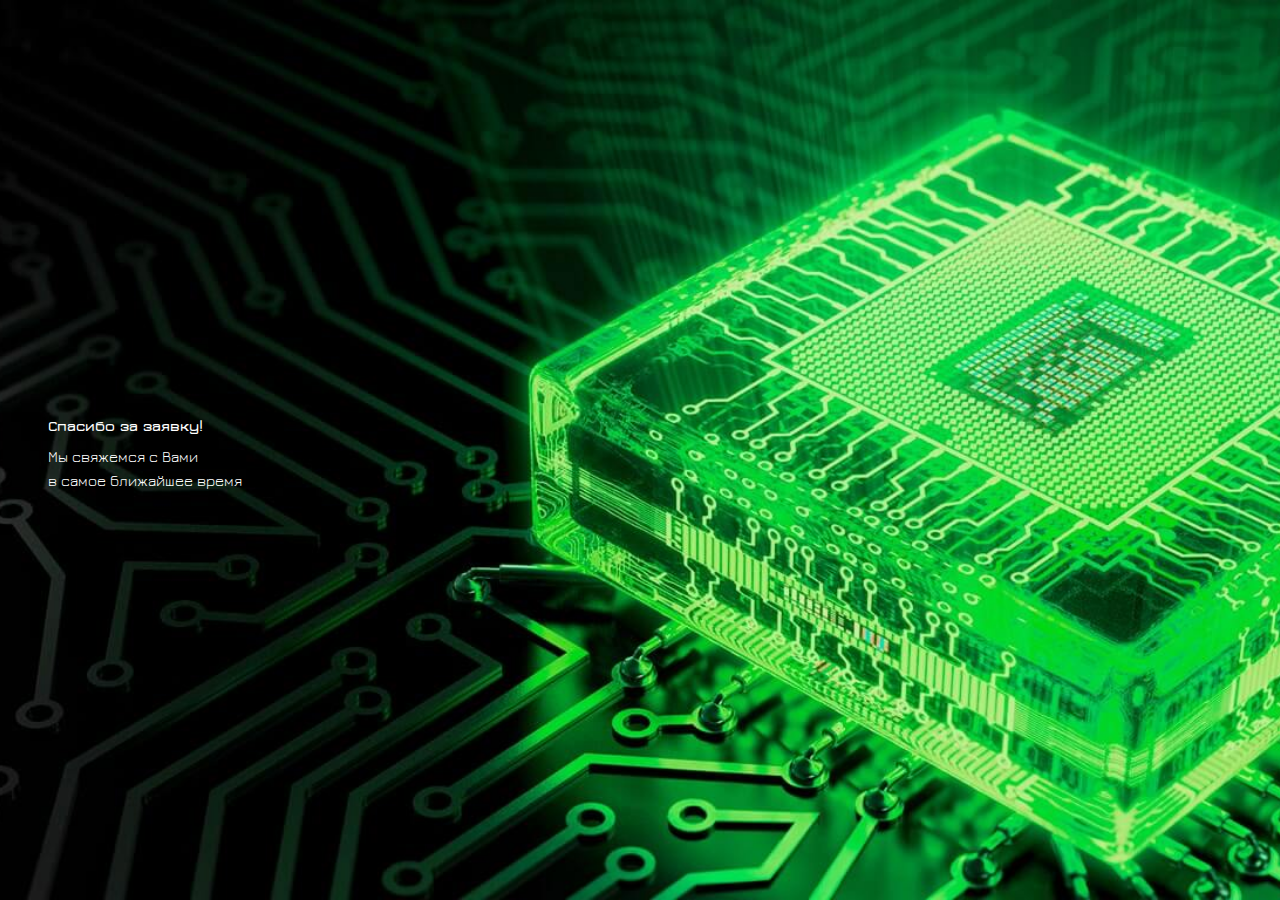
<file: thank.html>
<!DOCTYPE html>
<html lang="ru">

<head>

    <meta charset="utf-8">

    <title>Title</title>
    <meta name="description" content="">

    <meta http-equiv="X-UA-Compatible" content="IE=edge">
    <meta name="viewport" content="width=device-width, initial-scale=1, maximum-scale=1">

    <meta property="og:image" content="path/to/image.jpg">
    <link rel="shortcut icon" href="icons/favicon/favicon.ico" type="image/x-icon">
    <link rel="apple-touch-icon" href="icons/favicon/apple-touch-icon.png">
    <link rel="apple-touch-icon" sizes="72x72" href="icons/favicon/apple-touch-icon-72x72.png">
    <link rel="apple-touch-icon" sizes="114x114" href="icons/favicon/apple-touch-icon-114x114.png">

    <!-- Chrome, Firefox OS and Opera -->
    <meta name="theme-color" content="#000">
    <!-- Windows Phone -->
    <meta name="msapplication-navbutton-color" content="#000">
    <!-- iOS Safari -->
    <meta name="apple-mobile-web-app-status-bar-style" content="#000">

    <style>body {
        opacity: 0;
        overflow-x: hidden;
    }

    html {
        background-color: #fff;
    }</style>

    <link rel="stylesheet" href="css/libs.min.css">
    <link rel="stylesheet" href="css/main.css">
    <script src="js/libs.min.js"></script>
    <script src="js/common.js"></script>

</head>

<body>

<section class="sect__thank sect__vh sect__bi lazy" data-src="icons/thank.jpg">
    <div class="container-fluid">
        <div class="row">
            <div class="col-xl-4 col-lg-6">
                <div class="sect__thank-title fz35 lh__55 ff__jb">Спасибо за заявку!</div>
                <div class="sect__thank-text fz25 lh__34">Мы свяжемся с Вами <br> в самое ближайшее время</div>
            </div>
            </div>
        </div>
</section>


</body>
</html>
</file>
<file: css/main.css>
@font-face {
  font-family: 'Jura-Bold';
  src: url("../fonts/Jura/Jura-Bold.ttf") format("truetype"); }

@font-face {
  font-family: 'Jura-Light';
  src: url("../fonts/Jura/Jura-Light.ttf") format("truetype"); }

@font-face {
  font-family: 'Jura-Medium';
  src: url("../fonts/Jura/Jura-Medium.ttf") format("truetype"); }

@font-face {
  font-family: 'Jura-Regular';
  src: url("../fonts/Jura/Jura-Regular.ttf") format("truetype"); }

@font-face {
  font-family: 'Jura-SemiBold';
  src: url("../fonts/Jura/Jura-SemiBold.ttf") format("truetype"); }

@font-face {
  font-family: 'RussoOne-Regular';
  src: url("../fonts/Russo_One/RussoOne-Regular.ttf") format("truetype"); }

* {
  -webkit-box-sizing: border-box;
  box-sizing: border-box; }
  *:before, *:after {
    -webkit-box-sizing: border-box;
    box-sizing: border-box; }

*::-webkit-input-placeholder {
  color: #000;
  opacity: 1; }

*:-moz-placeholder {
  color: #000;
  opacity: 1; }

*::-moz-placeholder {
  color: #000;
  opacity: 1; }

*:-ms-input-placeholder {
  color: #000;
  opacity: 1; }

body input:focus:required:invalid,
body textarea:focus:required:invalid {
  color: #000; }

body input:required:valid,
body textarea:required:valid {
  color: #000; }

*::-moz-selection {
  background-color: #f4d113;
  color: #fff; }

*::selection {
  background-color: #f4d113;
  color: #fff; }

*::-webkit-scrollbar-thumb {
  background-color: #f4d113; }

*::-webkit-scrollbar {
  width: 7px; }

*::-webkit-scrollbar-track {
  background: #e8e8e8; }

html, body {
  background-color: #fff;
  overflow-x: hidden; }

body {
  font-size: 16px;
  min-width: 320px;
  position: relative;
  line-height: normal;
  font-family: "Jura-Regular", sans-serif;
  overflow-x: hidden;
  opacity: 1;
  color: #000; }

.img-responsive, img {
  display: block;
  max-width: 100%;
  height: auto; }

h1, h2, h3, h4, h5, h6, .h1, .h2, .h3, .h4, .h5, .h6 {
  margin: 0 0 20px;
  color: #000;
  font-size: 24px;
  line-height: normal !important;
  font-family: "Jura-Bold", sans-serif !important; }

.modal-open {
  padding-right: 7px !important; }

.has-error .inp__all {
  border: 1px solid red; }

input, textarea {
  outline: none; }

textarea {
  resize: none; }

strong, b {
  font-weight: bold !important;
  font-family: "Jura-Bold", sans-serif !important; }

a {
  position: relative;
  text-decoration: none;
  outline: none;
  color: #000;
  -webkit-transition: all .4s ease;
  -o-transition: all .4s ease;
  transition: all .4s ease; }
  a:hover, a:active, a:focus {
    outline: none;
    text-decoration: none;
    color: #f4d113; }

button {
  outline: none;
  background: transparent;
  font-family: 'Jura-Bold', sans-serif;
  border: none; }
  button:hover, button:focus {
    outline: none;
    -webkit-box-shadow: none;
            box-shadow: none; }

.js-svg-img {
  opacity: 0;
  max-width: 100%;
  max-height: 100%; }
  .js-svg-img path {
    -webkit-transition: all .4s ease;
    -o-transition: all .4s ease;
    transition: all .4s ease; }
  .js-svg-img.ready {
    opacity: 1; }

.js-disabled {
  opacity: 1; }
  .js-disabled:disabled {
    opacity: 0.6;
    cursor: auto; }

.lazy {
  width: auto;
  background-image: url([data-uri]); }
  .lazy.loaded {
    background-image: none; }

.ff__jb {
  font-family: 'Jura-Bold', sans-serif; }

.ff__jl {
  font-family: 'Jura-Light', sans-serif; }

.ff__jm {
  font-family: 'Jura-Medium', sans-serif; }

.ff__jsb {
  font-family: 'Jura-SemiBold', sans-serif; }

.ff__ror {
  font-family: 'RussoOne-Regular', sans-serif; }

.fz45 {
  font-size: 45px; }

.fz38 {
  font-size: 38px; }

.fz24 {
  font-size: 24px; }

.fz18 {
  font-size: 18px; }

.fz14 {
  font-size: 14px; }

.lh__55 {
  line-height: 55px; }

.lh__34 {
  line-height: 34px; }

.lh__25 {
  line-height: 25px; }

.section__wrapper {
  display: -webkit-box;
  display: -webkit-flex;
  display: -ms-flexbox;
  display: flex;
  -webkit-box-orient: vertical;
  -webkit-box-direction: normal;
  -webkit-flex-direction: column;
      -ms-flex-direction: column;
          flex-direction: column;
  min-height: 100vh; }

.js__bi {
  background-position: center;
  -webkit-background-size: cover;
          background-size: cover; }

.btn__all {
  display: -webkit-box;
  display: -webkit-flex;
  display: -ms-flexbox;
  display: flex;
  -webkit-box-align: center;
  -webkit-align-items: center;
      -ms-flex-align: center;
          align-items: center;
  -webkit-box-pack: center;
  -webkit-justify-content: center;
      -ms-flex-pack: center;
          justify-content: center;
  text-align: center;
  position: relative;
  width: 100%;
  min-height: 40px;
  -webkit-border-radius: 5px;
          border-radius: 5px;
  border: 1px solid transparent;
  cursor: pointer;
  -webkit-transition: all .4s ease;
  -o-transition: all .4s ease;
  transition: all .4s ease; }

.inp__all {
  border: 2px solid #282828;
  background-color: transparent;
  min-height: 76px;
  width: 100%;
  -webkit-border-radius: 15px;
          border-radius: 15px;
  padding: 4px 26px; }
  .inp__all:focus ~ .inp__label, .inp__all:not(:placeholder-shown) ~ .inp__label {
    top: 20%; }

.inp__parent {
  position: relative;
  margin-bottom: 28px;
  z-index: 1; }

.inp__label {
  position: absolute;
  top: 50%;
  left: 26px;
  -webkit-transform: translateY(-50%);
      -ms-transform: translateY(-50%);
          transform: translateY(-50%);
  z-index: -1;
  -webkit-transition: all .4s ease;
  -o-transition: all .4s ease;
  transition: all .4s ease; }

.closess {
  position: absolute;
  width: 18px;
  height: 18px;
  top: 10px;
  right: 10px;
  z-index: 2;
  outline: none;
  border: none;
  cursor: pointer;
  background-color: transparent; }
  .closess::before, .closess::after {
    content: '';
    position: absolute;
    width: 80%;
    height: 1px;
    -webkit-border-radius: 10px;
            border-radius: 10px;
    cursor: pointer;
    top: 11px;
    left: 2px;
    background-color: #000;
    -webkit-transition: all .4s ease;
    -o-transition: all .4s ease;
    transition: all .4s ease; }
  .closess::before {
    -webkit-transform: rotate(45deg);
        -ms-transform: rotate(45deg);
            transform: rotate(45deg); }
  .closess::after {
    -webkit-transform: rotate(-45deg);
        -ms-transform: rotate(-45deg);
            transform: rotate(-45deg); }
  .closess:hover::before, .closess:hover::after {
    background-color: #f4d113; }

.max__width {
  max-width: 1920px;
  margin: 0 auto;
  position: relative; }

.pb__100 {
  padding-bottom: 100px; }

.sect__ind {
  background-color: #1e1c27;
  position: relative; }
  .sect__ind-circle {
    position: relative; }
    .sect__ind-circle__img {
      position: absolute;
      top: 0;
      right: 0; }
  .sect__ind-wrap {
    margin-top: 40px; }
  .sect__ind-title {
    color: #ffffff; }
  .sect__ind-title2 {
    color: #f4d113; }
  .sect__ind-info {
    margin: 30px 0; }
  .sect__ind-item {
    display: -webkit-box;
    display: -webkit-flex;
    display: -ms-flexbox;
    display: flex;
    -webkit-box-pack: justify;
    -webkit-justify-content: space-between;
        -ms-flex-pack: justify;
            justify-content: space-between;
    margin-left: -20px; }
    .sect__ind-item__img {
      margin-top: -30px; }
    .sect__ind-item__title {
      color: #ffffff;
      width: 77%; }
  .sect__ind-btn {
    display: -webkit-box;
    display: -webkit-flex;
    display: -ms-flexbox;
    display: flex;
    -webkit-box-align: center;
    -webkit-align-items: center;
        -ms-flex-align: center;
            align-items: center;
    -webkit-box-pack: justify;
    -webkit-justify-content: space-between;
        -ms-flex-pack: justify;
            justify-content: space-between; }
    .sect__ind-btn__title {
      color: #f4d113; }
  .sect__ind-plata {
    position: absolute;
    bottom: -78px;
    right: -80px;
    width: 67%; }
  .sect__ind .max__width {
    background-position: top right; }

.bi__right {
  background-position: right;
  background-repeat: no-repeat;
  -webkit-background-size: auto auto;
          background-size: auto; }

.bi__left {
  background-position: left;
  background-repeat: no-repeat;
  -webkit-background-size: auto auto;
          background-size: auto; }

.btn__img {
  position: relative;
  cursor: pointer;
  -webkit-transition: all .4s ease;
  -o-transition: all .4s ease;
  transition: all .4s ease; }
  .btn__img::before {
    content: '';
    position: absolute;
    top: 0;
    left: 0;
    width: 100%;
    height: 100%;
    -webkit-box-shadow: 0 0 20px 12px #ffcc00;
            box-shadow: 0 0 20px 12px #ffcc00;
    opacity: .5;
    -webkit-border-radius: 2px;
            border-radius: 2px; }
  .btn__img .img-responsive {
    background: #7d6617; }
  .btn__img-no::before {
    display: none; }
  .btn__img-no .img-responsive {
    background-color: transparent; }
  .btn__img-title {
    position: absolute;
    top: 50%;
    left: 50%;
    -webkit-transform: translate(-50%, -50%);
        -ms-transform: translate(-50%, -50%);
            transform: translate(-50%, -50%);
    text-transform: uppercase; }
  .btn__img.disabled {
    opacity: .6;
    cursor: auto; }

.logo__a {
  display: block; }

.head {
  padding-top: 20px; }
  .head__title {
    color: #ffffff; }
  .head__right {
    display: -webkit-box;
    display: -webkit-flex;
    display: -ms-flexbox;
    display: flex;
    -webkit-box-pack: end;
    -webkit-justify-content: flex-end;
        -ms-flex-pack: end;
            justify-content: flex-end; }
  .head__call {
    cursor: pointer;
    position: relative;
    color: #000;
    display: inline-block;
    margin-top: 6px; }
    .head__call::before {
      content: '';
      position: absolute;
      bottom: 0;
      left: 0;
      width: 100%;
      height: 1px;
      background-color: #000;
      -webkit-transition: all .4s ease;
      -o-transition: all .4s ease;
      transition: all .4s ease; }
    .head__call:hover::before {
      left: auto;
      width: 0;
      right: 0; }
  .head__phone:hover {
    color: #000000; }

.advantage {
  min-height: 630px;
  position: relative; }
  .advantage__wrap {
    padding: 100px 0 70px; }
  .advantage__img {
    position: absolute;
    top: 0;
    left: 0; }
  .advantage__right {
    position: relative;
    text-align: center; }
    .advantage__right-df {
      display: -webkit-inline-box;
      display: -webkit-inline-flex;
      display: -ms-inline-flexbox;
      display: inline-flex;
      z-index: 1;
      margin-left: 140px;
      margin-top: 20px; }
      .advantage__right-df__title {
        display: inline-block;
        margin-right: 8px; }
      .advantage__right-df__img {
        position: relative;
        top: 10px; }
    .advantage__right-img {
      position: absolute;
      top: 0;
      right: -38%;
      z-index: -1; }
  .advantage__item {
    margin-bottom: 30px; }
    .advantage__item-num {
      display: -webkit-box;
      display: -webkit-flex;
      display: -ms-flexbox;
      display: flex;
      -webkit-box-align: center;
      -webkit-align-items: center;
          -ms-flex-align: center;
              align-items: center; }
      .advantage__item-num__title {
        color: #fcb922;
        display: inline-block; }
      .advantage__item-num__img {
        margin-left: 20px; }
        .advantage__item-num__img .js-svg-img {
          fill: #f4d113 !important; }
          .advantage__item-num__img .js-svg-img path, .advantage__item-num__img .js-svg-img polygon {
            fill: #f4d113 !important; }
    .advantage__item-title {
      margin-top: 16px; }

.pen {
  padding: 54px 0;
  background: -webkit-gradient(linear, left top, left bottom, from(#f4cf15), to(#fcba22));
  background: -webkit-linear-gradient(#f4cf15, #fcba22);
  background: -o-linear-gradient(#f4cf15, #fcba22);
  background: linear-gradient(#f4cf15, #fcba22); }
  .pen__img .img-responsive {
    margin: 0 auto; }

.partner {
  padding: 88px 0; }
  .partner__title {
    text-align: center; }
  .partner__slider {
    margin: 50px auto 0; }
    .partner__slider-img {
      display: block;
      -webkit-filter: grayscale(1);
              filter: grayscale(1);
      margin: 0 20px; }
      .partner__slider-img .img-responsive {
        height: 50px; }
      .partner__slider-img:hover {
        -webkit-filter: grayscale(0);
                filter: grayscale(0); }

.slick-dots {
  display: -webkit-box;
  display: -webkit-flex;
  display: -ms-flexbox;
  display: flex;
  -webkit-flex-wrap: wrap;
      -ms-flex-wrap: wrap;
          flex-wrap: wrap;
  -webkit-box-pack: center;
  -webkit-justify-content: center;
      -ms-flex-pack: center;
          justify-content: center;
  margin-top: 26px; }
  .slick-dots button {
    font-size: 0;
    width: 10px;
    height: 10px;
    border: 2px solid #282828;
    background-color: #fff;
    -webkit-border-radius: 50%;
            border-radius: 50%;
    cursor: pointer;
    margin: 0 8px;
    padding: 0; }
  .slick-dots .slick-active button {
    background-color: #f4d113;
    border: 1px solid #282828; }

.c__accent {
  color: #f4d113; }

.keys {
  background-color: #1e1c27;
  min-height: 640px;
  position: relative; }
  .keys__img {
    position: absolute;
    top: 0;
    left: 0; }
  .keys__title {
    color: #ffffff;
    text-transform: uppercase;
    text-align: center;
    margin-bottom: 40px; }
  .keys__wrap {
    padding: 90px 0 60px; }
  .keys__item {
    display: -webkit-box;
    display: -webkit-flex;
    display: -ms-flexbox;
    display: flex;
    -webkit-box-orient: vertical;
    -webkit-box-direction: normal;
    -webkit-flex-direction: column;
        -ms-flex-direction: column;
            flex-direction: column;
    height: 100%; }
    .keys__item-title {
      color: #f4d113;
      margin-top: auto;
      margin-bottom: 20px; }
    .keys__item-text {
      color: #ffffff;
      margin-bottom: 20px; }
    .keys__item-plus {
      margin-top: auto;
      color: #ffffff;
      padding-left: 12px;
      position: relative; }
      .keys__item-plus::before {
        content: '+';
        position: absolute;
        top: 0;
        left: 0;
        color: #f4d113; }
  .keys__line {
    border-right: 2px solid #f4d113;
    position: relative; }
    .keys__line::before, .keys__line::after {
      content: '';
      position: absolute;
      right: -5px;
      width: 8px;
      height: 8px;
      -webkit-border-radius: 50%;
              border-radius: 50%;
      border: 2px solid #f4d113; }
    .keys__line::before {
      top: -6px; }
    .keys__line::after {
      bottom: -6px; }

.mb__40 {
  margin-bottom: 40px; }

.c__black {
  color: #282828; }

.production {
  padding: 96px 0; }
  .production__block {
    display: -webkit-box;
    display: -webkit-flex;
    display: -ms-flexbox;
    display: flex;
    -webkit-box-align: center;
    -webkit-align-items: center;
        -ms-flex-align: center;
            align-items: center;
    margin-top: 64px; }
    .production__block-title {
      margin-right: 10px; }
    .production__block-img {
      position: relative;
      -webkit-transform: rotateX(180deg);
              transform: rotateX(180deg);
      top: -6px; }
  .production__img-big {
    position: relative;
    z-index: 1; }
    .production__img-big::before {
      content: '';
      position: absolute;
      top: 26px;
      left: 0;
      width: 90%;
      height: 100%;
      border: 5px solid #fcb922;
      z-index: -1; }
    .production__img-big .img-responsive {
      margin: 0 auto; }
  .production__img-min {
    position: relative;
    z-index: 2;
    top: -30px; }
  .production__title {
    text-transform: uppercase;
    margin-bottom: 10px; }
  .production__title2 {
    margin-right: 20px;
    width: 50%; }
  .production__text {
    margin-bottom: 10px; }
  .production__df {
    display: -webkit-box;
    display: -webkit-flex;
    display: -ms-flexbox;
    display: flex;
    -webkit-box-align: center;
    -webkit-align-items: center;
        -ms-flex-align: center;
            align-items: center; }
    .production__df-img {
      position: relative;
      top: 6px; }
  .production__list {
    margin-bottom: 30px; }
    .production__list ul {
      list-style-type: none;
      padding: 0;
      margin: 0; }
      .production__list ul li {
        margin-bottom: 4px; }
        .production__list ul li:last-child {
          margin-bottom: 0; }

.control {
  position: relative;
  min-height: 765px;
  background-color: #1e1c27; }
  .control__wrap {
    padding: 50px 0 80px; }
  .control__img {
    position: absolute;
    top: 0;
    right: 0; }
  .control__title {
    text-transform: uppercase;
    color: #ffffff;
    margin-top: 36px;
    margin-bottom: 8px; }
  .control__title2 {
    color: #ffffff;
    margin-bottom: 26px; }
  .control__title3 {
    color: #f4d113;
    text-transform: uppercase;
    margin: 36px 0 16px; }
  .control__text {
    color: #ffffff; }
  .control__item {
    margin-bottom: 14px; }
    .control__item-title {
      color: #f4d113; }
    .control__item-text {
      color: #ffffff; }

.competitor {
  background-color: #f6cc16;
  padding-top: 70px;
  position: relative; }
  .competitor__img {
    position: absolute; }
    .competitor__img-left {
      bottom: 10px;
      left: 0; }
    .competitor__img-right {
      right: 0;
      top: 16px; }
  .competitor__title {
    margin-top: 10px;
    margin-bottom: 36px; }
  .competitor__text {
    margin-bottom: 40px; }
  .competitor__block {
    padding: 20px 30px;
    background-color: #ffffff;
    -webkit-border-radius: 15px;
            border-radius: 15px;
    margin-bottom: 40px;
    position: relative; }
    .competitor__block::before {
      content: '';
      position: absolute;
      top: 18px;
      left: -114px;
      width: 0;
      height: 0;
      border-style: solid;
      border-color: transparent #fff transparent transparent;
      border-width: 0 116px 50px 0; }

.c__white {
  color: #ffffff; }

.better {
  padding: 100px 0; }
  .better__block {
    background-color: #ffffff;
    -webkit-border-radius: 15px;
            border-radius: 15px;
    padding: 30px; }
  .better__blocks {
    padding: 24px 0;
    border-bottom: 2px solid #fcb922; }
    .better__blocks:last-child {
      border-bottom: none; }
    .better__blocks-item__img .img-responsive {
      margin-left: auto; }
  .better__wrap {
    border: 2px solid #fcb922;
    -webkit-border-radius: 15px;
            border-radius: 15px;
    padding: 40px 20px; }
  .better__title {
    text-align: center;
    margin-bottom: 16px; }
  .better__text {
    text-align: center;
    letter-spacing: -1px;
    margin-bottom: 18px; }

.sect__bi {
  background-position: center;
  -webkit-background-size: cover;
          background-size: cover; }

.trust {
  background-color: #f6cb17;
  padding: 94px 0; }
  .trust__title {
    text-transform: uppercase; }
  .trust__text {
    letter-spacing: -1px;
    margin-top: 30px; }

.form__call {
  background-color: #ffffff;
  -webkit-border-radius: 15px;
          border-radius: 15px;
  padding: 26px; }
  .form__call-wrap {
    -webkit-border-radius: 15px;
            border-radius: 15px;
    border: 2px solid #fcb922;
    padding: 40px 26px;
    text-align: center; }
  .form__call-title {
    margin-bottom: 24px; }
  .form__call-check {
    margin-top: 30px; }
    .form__call-check__label {
      margin: 0;
      padding-left: 58px;
      position: relative;
      cursor: pointer;
      line-height: 20px; }
      .form__call-check__label::before {
        content: '';
        position: absolute;
        top: 6px;
        left: 6px;
        width: 30px;
        height: 30px;
        -webkit-border-radius: 5px;
                border-radius: 5px;
        border: 2px solid #fcb922; }
      .form__call-check__label::after {
        content: '';
        position: absolute;
        top: -10px;
        left: 0;
        width: 33px;
        height: 39px;
        background-image: url(../icons/galka.png);
        -webkit-transition: all .4s ease;
        -o-transition: all .4s ease;
        transition: all .4s ease;
        opacity: 0; }
      .form__call-check__label a::before {
        content: '';
        position: absolute;
        bottom: 0;
        left: 0;
        width: 100%;
        height: 1px;
        background-color: #f4d113;
        -webkit-transition: all .4s ease;
        -o-transition: all .4s ease;
        transition: all .4s ease; }
      .form__call-check__label a:hover::before {
        content: '';
        left: auto;
        right: 0;
        width: 0; }

.inp__check[type=checkbox]:checked + .form__call-check__label::after {
  opacity: 1; }

.inp__check {
  display: none; }

.step {
  padding: 90px 0;
  background-color: #1e1c27; }
  .step__title {
    color: #ffffff;
    text-transform: uppercase; }
  .step__wrap {
    margin-top: 26px; }
    .step__wrap-btn {
      margin-top: 20px; }
  .step__item {
    margin-bottom: 18px; }
    .step__item-num {
      position: relative; }
      .step__item-num__img .img-responsive {
        margin-left: auto; }
      .step__item-num__title {
        position: absolute;
        top: 50%;
        left: 50%;
        -webkit-transform: translate(-50%, -50%);
            -ms-transform: translate(-50%, -50%);
                transform: translate(-50%, -50%); }
    .step__item-title {
      position: relative;
      left: 20px;
      margin-left: -20px;
      letter-spacing: -1px; }

.quality {
  padding: 84px 0; }
  .quality__title {
    text-transform: uppercase; }
  .quality__wrap {
    margin-top: 24px; }
  .quality__item {
    margin-bottom: 18px; }
    .quality__item:last-child {
      margin-bottom: 0; }
    .quality__item-img .img-responsive {
      margin: 0 auto; }
  .quality__block {
    color: #ffffff;
    position: relative; }
    .quality__block-title {
      margin-bottom: 16px; }
    .quality__block-wrap {
      position: absolute;
      top: 100px;
      left: 0;
      color: #ffffff; }
    .quality__block-item {
      width: 90%; }

.photo {
  background-color: #1e1c27;
  padding: 86px 0;
  text-align: center; }
  .photo__title {
    text-transform: uppercase;
    margin-bottom: 18px; }
  .photo__slider .slick-track {
    padding: 40px 0; }
  .photo__slider .slick-slide {
    margin: 0 20px; }
    .photo__slider .slick-slide img {
      width: 100%;
      height: 100%; }
  .photo__slider-item {
    display: block;
    height: 210px; }
  .photo__slider .slick-dots {
    margin-top: 0; }
    .photo__slider .slick-dots button {
      background-color: transparent;
      border: 2px solid #fff; }
    .photo__slider .slick-dots .slick-active button {
      background-color: #f4d113;
      border-color: #f4d113; }

.fancy__img {
  position: relative;
  overflow: hidden;
  -webkit-border-radius: 15px;
          border-radius: 15px;
  border: 1px solid #fff;
  -webkit-transition: all .4s ease;
  -o-transition: all .4s ease;
  transition: all .4s ease; }
  .fancy__img::before {
    content: '';
    position: absolute;
    top: 0;
    left: 0;
    width: 100%;
    height: 100%;
    background: rgba(0, 0, 0, 0.6);
    opacity: 0; }
  .fancy__img::after {
    content: '';
    position: absolute;
    top: 50%;
    left: 50%;
    width: 70px;
    height: 56px;
    -webkit-transform: translate(-50%, -50%);
        -ms-transform: translate(-50%, -50%);
            transform: translate(-50%, -50%);
    background-image: url(../icons/svg/zoom.svg);
    background-repeat: no-repeat;
    -webkit-background-size: 100% 100%;
            background-size: 100%;
    -webkit-transition: all .4s ease;
    -o-transition: all .4s ease;
    transition: all .4s ease;
    opacity: 0; }
  .fancy__img:hover {
    -webkit-box-shadow: 0 0 16px 16px #766118;
            box-shadow: 0 0 16px 16px #766118; }
    .fancy__img:hover::before, .fancy__img:hover::after {
      opacity: 1; }

.china {
  background-color: #f6ce15;
  padding-top: 24px; }
  .china__wrap {
    position: relative;
    left: 60px;
    margin-left: -60px; }
  .china__title {
    margin-bottom: 30px; }
  .china__img {
    position: relative; }
    .china__img .img-responsive {
      margin: 0 auto; }
    .china__img-block {
      position: absolute;
      top: 210px;
      right: 50px; }
    .china__img-title {
      position: relative; }
      .china__img-title::before {
        content: '';
        position: absolute;
        top: -60px;
        left: 0;
        width: 24px;
        height: 34px;
        background-image: url(../icons/svg/circut2.svg);
        -webkit-background-size: 100% 100%;
                background-size: 100%; }

.cases {
  padding: 70px 0; }
  .cases__title {
    display: -webkit-box;
    display: -webkit-flex;
    display: -ms-flexbox;
    display: flex;
    -webkit-box-align: center;
    -webkit-align-items: center;
        -ms-flex-align: center;
            align-items: center;
    -webkit-box-pack: center;
    -webkit-justify-content: center;
        -ms-flex-pack: center;
            justify-content: center; }
    .cases__title-left {
      text-transform: uppercase;
      margin-right: 28px; }
  .cases__wrap {
    margin-top: 40px; }
  .cases__item {
    display: -webkit-box;
    display: -webkit-flex;
    display: -ms-flexbox;
    display: flex;
    -webkit-box-orient: vertical;
    -webkit-box-direction: normal;
    -webkit-flex-direction: column;
        -ms-flex-direction: column;
            flex-direction: column;
    height: -webkit-calc(100% - 30px);
    height: calc(100% - 30px);
    margin-bottom: 30px;
    -webkit-border-radius: 15px;
            border-radius: 15px;
    background-color: #1e1c27;
    -webkit-box-shadow: 0 0 10px 4px #d7d7d7;
            box-shadow: 0 0 10px 4px #d7d7d7;
    padding: 40px 20px;
    min-height: 300px; }
    .cases__item-img .img-responsive {
      margin: 0 auto; }
    .cases__item-title {
      margin-bottom: 16px;
      min-height: 90px; }
    .cases__item-text {
      margin-top: auto;
      color: #ffffff; }

.contacts {
  padding: 144px 0;
  position: relative; }
  .contacts__poa {
    position: absolute;
    top: -50px;
    left: 0; }
  .contacts__map {
    height: 630px;
    -webkit-border-radius: 15px;
            border-radius: 15px;
    overflow: hidden; }
  .contacts__info {
    background-color: #ffffff;
    -webkit-border-radius: 15px;
            border-radius: 15px;
    padding: 38px 26px;
    position: relative;
    overflow: hidden; }
    .contacts__info::before {
      content: '';
      position: absolute;
      top: 0;
      right: 0;
      width: 100px;
      height: 100%;
      -webkit-box-shadow: 0 0 16px 16px #a9a9a9;
              box-shadow: 0 0 16px 16px #a9a9a9; }
  .contacts__item {
    display: -webkit-box;
    display: -webkit-flex;
    display: -ms-flexbox;
    display: flex;
    margin-bottom: 20px; }
    .contacts__item:last-child {
      margin-bottom: 0; }
    .contacts__item-img {
      width: 34px;
      margin-right: 12px; }
    .contacts__item-title {
      width: 66%; }
  .contacts__black {
    background-color: #1e1c27;
    -webkit-border-radius: 15px;
            border-radius: 15px;
    padding: 38px 26px;
    position: relative;
    z-index: 2;
    margin-top: 30px; }
    .contacts__black-title {
      text-transform: uppercase;
      margin-bottom: 20px; }
    .contacts__black-text {
      color: #ffffff;
      margin-bottom: 4px; }
    .contacts__black-a {
      display: inline-block; }

.foot {
  margin-top: auto;
  background-color: #1e1c27;
  padding: 50px 0;
  border-top: 5px solid #f4d113; }
  .foot__info-a {
    color: #ffffff; }
  .foot__info-before {
    position: relative;
    color: #f4d113; }
    .foot__info-before::before {
      content: '';
      position: absolute;
      bottom: 0;
      left: 0;
      height: 1px;
      width: 100%;
      background-color: #f4d113;
      -webkit-transition: all .4s ease;
      -o-transition: all .4s ease;
      transition: all .4s ease; }
    .foot__info-before:hover::before {
      left: auto;
      right: 0;
      width: 0; }
  .foot__copy {
    color: #ffffff;
    text-align: center;
    margin-top: 6px; }

.mt__40 {
  margin-top: 40px; }

.mt__auto {
  margin-top: auto; }

.sect__vh {
  padding: 40px 0;
  min-height: 100vh;
  display: -webkit-box;
  display: -webkit-flex;
  display: -ms-flexbox;
  display: flex;
  -webkit-box-orient: vertical;
  -webkit-box-direction: normal;
  -webkit-flex-direction: column;
      -ms-flex-direction: column;
          flex-direction: column;
  -webkit-box-pack: center;
  -webkit-justify-content: center;
      -ms-flex-pack: center;
          justify-content: center;
  -webkit-box-align: center;
  -webkit-align-items: center;
      -ms-flex-align: center;
          align-items: center; }

.sect__error {
  text-align: center;
  color: #ffffff; }
  .sect__error-img {
    margin: 120px 0; }
    .sect__error-img .img-responsive {
      margin: 0 auto; }

.sect__thank {
  color: #ffffff; }

/*==========  Desktop First  ==========*/
/* Large Devices, Wide Screens */
@media only screen and (max-width: 1899px) {
  .competitor__img-right {
    right: -60px; }
  .competitor__img-left {
    left: -60px; } }

@media only screen and (max-width: 1799px) {
  .competitor__img-right {
    top: -60px; }
  .trust {
    background-position: top right -60px; }
  .sect__ind .max__width {
    background-position: top right -16%; } }

@media only screen and (max-width: 1699px) {
  .competitor__img-right {
    right: -120px; }
  .competitor__img-left {
    left: -120px; }
  .trust {
    background-position: top right -90px; } }

@media only screen and (max-width: 1499px) {
  .lh__25 {
    line-height: 20px; }
  .fz45 {
    font-size: 43px; }
  .fz18 {
    font-size: 17px; }
  .sect__ind .max__width {
    background-position: top right -40%; }
  .competitor__img-right {
    right: -170px; }
  .competitor__img-left {
    left: -170px; }
  .trust {
    background-position: top right -230px; }
  .china__wrap {
    left: 100px;
    margin-left: -100px; }
  .contacts__info {
    padding-left: 10px; } }

@media only screen and (max-width: 1399px) {
  .fz45 {
    font-size: 40px; }
  .fz38 {
    font-size: 34px; }
  .fz24 {
    font-size: 22px; }
  .fz18 {
    font-size: 16px; }
  .lh__34 {
    line-height: 28px; }
  .lh__55 {
    line-height: 45px; }
  .sect__ind .max__width {
    background-position: top right -90%; }
  .production__img-big::before {
    left: -26px; }
  .production__img-min {
    left: 10px; }
  .quality__block-wrap {
    top: 80px; }
  .photo__slider-item {
    height: 150px; }
  .photo__slider .slick-slide {
    margin: 0 10px; }
  .sect__error-img {
    margin: 90px 0; }
  .production__list {
    margin-top: 20px; }
  .china__text {
    width: 90%; } }

/* Large Devices, Wide Screens */
@media only screen and (max-width: 1299px) {
  body {
    font-size: 15px; }
  h1, h2, h3, h4, h5, h6, .h1, .h2, .h3, .h4, .h5, .h6 {
    font-size: 21px; }
  .fz45 {
    font-size: 38px; }
  .fz24 {
    font-size: 20px; }
  .fz14 {
    font-size: 13px; }
  .lh__55 {
    line-height: 38px; }
  .lh__25 {
    line-height: 18px; }
  .lh__34 {
    line-height: 24px; }
  .form__call {
    padding: 10px; }
  .trust__title {
    margin-left: -20px;
    left: 20px;
    position: relative; }
  .modal-open {
    padding-right: 0px !important; }
  *::-webkit-scrollbar {
    width: 0px; }
  .sect__ind .max__width {
    background-image: none !important; }
  .head__info {
    color: #ffffff; }
  .head__phone {
    color: #ffffff; }
    .head__phone:hover {
      color: #f4d113; }
  .head__call {
    color: #ffffff; }
    .head__call::before {
      background-color: #ffffff; }
  .sect__ind-plata {
    bottom: auto;
    top: 0; }
  .competitor__block::before {
    top: auto;
    bottom: 40px; }
  .quality__block-item {
    width: 100%; }
  .quality__block-title {
    margin-bottom: 6px; }
  .quality__block-wrap {
    top: 90px; }
  .trust {
    background-image: none !important; }
  .quality__block-wrap {
    position: relative;
    top: 0;
    left: 0;
    color: #282828; }
  .china__wrap {
    margin-left: -210px;
    left: 210px; }
  .china__text {
    width: 80%;
    margin-bottom: 20px; }
  .china__img-block {
    top: 180px;
    right: 0; }
  .contacts__info::before {
    display: none; }
  .contacts__map {
    height: 420px; }
  .order1 {
    -webkit-box-ordinal-group: -1;
    -webkit-order: -2;
        -ms-flex-order: -2;
            order: -2; }
  .mobile__order {
    -webkit-box-ordinal-group: 0;
    -webkit-order: -1;
        -ms-flex-order: -1;
            order: -1; }
  .contacts__info {
    padding-left: 20px;
    padding-right: 20px; }
  .advantage__right-df {
    margin-left: 80px; }
  .advantage__item-num__img {
    width: 30%;
    margin-left: 10px; }
  .mobile__none1 {
    display: none; }
  .sect__error-img {
    margin: 60px 0; }
  .production__list {
    margin-top: 20px; }
  .production__title2 {
    width: 90%; }
  .competitor__title {
    margin-left: -150px; }
  .competitor__block {
    padding: 16px 10px; }
  .inp__all {
    min-height: 56px; } }

/* Medium Devices, Desktops */
@media only screen and (max-width: 1023px) {
  .contacts__poa {
    margin-top: 30px;
    position: relative;
    top: 0; }
  .mobile__none {
    display: none; }
  body {
    font-size: 14px; }
  h1, h2, h3, h4, h5, h6, .h1, .h2, .h3, .h4, .h5, .h6 {
    font-size: 19px; }
  .fz45 {
    font-size: 30px; }
  .fz38 {
    font-size: 28px; }
  .fz24 {
    font-size: 18px; }
  .fz14 {
    font-size: 12px; }
  .advantage__item-num__img {
    width: auto;
    margin-left: 20px; }
  .keys__line {
    border-right: none; }
    .keys__line::before, .keys__line::after {
      display: none; }
  .keys__item {
    -webkit-box-align: center;
    -webkit-align-items: center;
        -ms-flex-align: center;
            align-items: center;
    text-align: center; }
  .keys {
    background-image: none !important; }
  .production__img-big::before {
    left: 0; }
  .better__blocks-item__img .img-responsive {
    margin-left: 0; }
  .form__call {
    margin-top: 30px;
    text-align: center; }
  .foot {
    text-align: center; }
    .foot__info {
      margin-bottom: 20px; }
    .foot .logo {
      margin-bottom: 20px; }
      .foot .logo .img-responsive {
        margin: 0 auto; }
    .foot .head__title {
      margin-bottom: 20px; }
  .head__phone {
    margin-left: -20px;
    left: 20px; }
  .inp__all {
    min-height: 56px; }
  .competitor__title {
    margin-left: 0; }
  .competitor__image {
    display: none; }
  .competitor__img {
    display: none; }
  .competitor__block {
    padding: 20px 30px; }
  .quality__block-item {
    margin-top: 20px; }
  .china__wrap {
    margin-left: 0;
    left: 0; }
  .china__text {
    width: 100%; }
  .lh__55 {
    line-height: normal; }
  .lh__25 {
    line-height: normal; }
  .lh__34 {
    line-height: normal; }
  .competitor__block::before {
    display: none; }
  .advantage {
    min-height: 0; }
    .advantage__wrap {
      padding: 50px 0; } }

/* Small Devices, Tablets */
@media only screen and (max-width: 769px) {
  .sect__ind-plata, .competitor__image {
    display: none; }
  .head__phone {
    margin-left: 0px;
    left: 0px; }
  .pen__img, .competitor__img {
    display: none; }
  .inp__all {
    min-height: 76px; }
  .head {
    text-align: center; }
    .head .logo .img-responsive {
      margin: 0 auto 20px; }
  .head__right {
    -webkit-box-pack: center;
    -webkit-justify-content: center;
        -ms-flex-pack: center;
            justify-content: center; }
  .step__item-title {
    margin-left: 0;
    left: 0; }
  .step__item-num__title {
    left: 44px; }
  .step__item-num__img .img-responsive {
    margin-left: 0; }
  .quality__block-item {
    margin-top: 40px; }
  .mt__40 {
    margin-top: 0; }
  .cases__item-title {
    min-height: 0; }
  .cases__item {
    text-align: center; }
  .contacts {
    padding: 90px 0; }
  .partner__slider-img .img-responsive {
    margin: 0 auto; }
  .better__block {
    padding: 14px; }
  .trust__title {
    margin-left: 0;
    left: 0; } }

/* Extra Small Devices, Phones */
@media only screen and (max-width: 499px) {
  .partner__slider-img {
    margin: 0; }
  .production__img-min {
    top: 0;
    left: 0;
    margin: 20px 0; }
  .sect__ind-btn {
    -webkit-flex-wrap: wrap;
        -ms-flex-wrap: wrap;
            flex-wrap: wrap; }
    .sect__ind-btn__line {
      display: none; }
    .sect__ind-btn__title {
      margin-top: 20px; }
  .competitor__block::before {
    display: none; }
  .better__block {
    padding: 10px; }
  .better__wrap {
    padding: 10px; }
  .form__call {
    padding: 10px; }
  .form__call-wrap {
    padding: 10px; }
  .inp__all {
    min-height: 56px; }
  .form__call-check__label {
    padding-left: 18px; }
  .production__img-min {
    margin: 40px 0 20px;
    top: 0;
    left: 0; }
  .step__item-num__img .img-responsive {
    margin-left: 0; }
  .step__item-num__title {
    left: 38px; }
  .step__item-title {
    margin-left: -20px;
    left: 0; }
  .contacts__map {
    height: 300px; }
  .contacts {
    padding: 60px 0; }
  .cases__title-left {
    margin-right: 14px; }
  .sect__ind-item {
    -webkit-flex-wrap: wrap;
        -ms-flex-wrap: wrap;
            flex-wrap: wrap;
    margin-left: 0;
    left: 0;
    -webkit-box-pack: center;
    -webkit-justify-content: center;
        -ms-flex-pack: center;
            justify-content: center;
    margin-bottom: 30px; }
  .sect__ind-item__img {
    margin-top: 0; }
  .production__title2 {
    width: 100%; }
  .production__df-img {
    display: none; }
  .sect__ind-item__title {
    width: 100%;
    text-align: center; } }
</file>
<file: css/libs.min.css>
@charset "UTF-8";*,:after,:before{box-sizing:border-box}a,abbr,acronym,address,applet,article,aside,audio,b,big,blockquote,body,canvas,caption,center,cite,code,dd,del,details,dfn,div,dl,dt,em,embed,fieldset,figcaption,figure,footer,form,h1,h2,h3,h4,h5,h6,header,hgroup,html,i,iframe,img,ins,kbd,label,legend,li,mark,menu,nav,object,ol,output,p,pre,q,ruby,s,samp,section,small,span,strike,strong,sub,summary,sup,table,tbody,td,tfoot,th,thead,time,tr,tt,u,ul,var,video{margin:0;padding:0;border:0;font-size:100%;font:inherit;vertical-align:baseline}html{box-sizing:border-box;font-family:sans-serif;line-height:1.45;-webkit-text-size-adjust:100%;-ms-text-size-adjust:100%;-ms-overflow-style:scrollbar;-webkit-tap-highlight-color:transparent}html *{max-height:999999px;outline:none}html{font-size:16px}body,html{width:100%;line-height:1.5;padding:0;margin:0}article,aside,figcaption,figure,footer,header,hgroup,main,nav,section{display:block}body{margin:0;font-family:-apple-system,BlinkMacSystemFont,Segoe UI,Roboto,Helvetica Neue,Arial,sans-serif;font-size:1rem;font-weight:400;line-height:1.5;color:#212529;text-align:left;background-color:#fff}[tabindex="-1"]:focus{outline:0!important}hr{box-sizing:content-box;height:0;overflow:visible}h1,h2,h3,h4,h5,h6{margin-top:0;margin-bottom:.5rem}b,strong{font-weight:700}code,kbd,pre,samp{font-family:SFMono-Regular,Menlo,Monaco,Consolas,Liberation Mono,Courier New,monospace;font-size:1rem}small{font-size:80%}sub,sup{font-size:75%;line-height:0;position:relative;vertical-align:baseline}sub{bottom:-.25em}sup{top:-.5em}a{text-decoration:none;background-color:transparent;-webkit-text-decoration-skip:objects}img{vertical-align:middle;border-style:none}svg:not(:root){overflow:hidden}table{border-collapse:collapse;border-spacing:0}th{text-align:inherit}label{position:relative;display:inline-block}button,input,optgroup,select,textarea{font-family:inherit;font-size:1rem;line-height:1.3;margin:0}button,input{overflow:visible}button,select{text-transform:none}[type=reset],[type=submit],button,html [type=button]{-webkit-appearance:button}[type=button]::-moz-focus-inner,[type=reset]::-moz-focus-inner,[type=submit]::-moz-focus-inner,button::-moz-focus-inner{padding:0;border-style:none}input[type=checkbox],input[type=radio]{box-sizing:border-box;padding:0}input[type=date],input[type=datetime-local],input[type=month],input[type=time]{-webkit-appearance:listbox}textarea{overflow:auto;resize:vertical}fieldset{min-width:0;border:0}fieldset,legend{padding:0;margin:0}legend{display:block;width:100%;max-width:100%;font-size:inherit;line-height:inherit;color:inherit;white-space:normal}[type=checkbox],[type=radio]{box-sizing:border-box;padding:0}[type=number]::-webkit-inner-spin-button,[type=number]::-webkit-outer-spin-button{height:auto}[type=search]{outline-offset:-2px;-webkit-appearance:none}[type=search]::-webkit-search-cancel-button,[type=search]::-webkit-search-decoration{-webkit-appearance:none}::-webkit-file-upload-button{font:inherit;-webkit-appearance:button}output{display:inline-block}summary{display:list-item;cursor:pointer}template{display:none}[hidden]{display:none!important}ul{padding:0;margin:0;list-style:none}p{margin:1rem 0}p:first-child{margin-top:0}a,a:focus,button:focus,input:focus{outline:none;text-decoration:none}a{transition:all .2s ease 0}.container-fluid{position:relative;width:100%;padding:0 1rem;margin:0 auto;z-index:1}.row{display:-ms-flexbox;display:-webkit-box;display:flex;-ms-flex-wrap:wrap;flex-wrap:wrap;margin:0 -1rem}.col,.col-1,.col-2,.col-3,.col-4,.col-5,.col-6,.col-7,.col-8,.col-9,.col-10,.col-11,.col-12,.col-auto,.col-lg,.col-lg-1,.col-lg-2,.col-lg-3,.col-lg-4,.col-lg-5,.col-lg-6,.col-lg-7,.col-lg-8,.col-lg-9,.col-lg-10,.col-lg-11,.col-lg-12,.col-lg-auto,.col-md,.col-md-1,.col-md-2,.col-md-3,.col-md-4,.col-md-5,.col-md-6,.col-md-7,.col-md-8,.col-md-9,.col-md-10,.col-md-11,.col-md-12,.col-md-auto,.col-sm,.col-sm-1,.col-sm-2,.col-sm-3,.col-sm-4,.col-sm-5,.col-sm-6,.col-sm-7,.col-sm-8,.col-sm-9,.col-sm-10,.col-sm-11,.col-sm-12,.col-sm-auto,.col-xl,.col-xl-1,.col-xl-2,.col-xl-3,.col-xl-4,.col-xl-5,.col-xl-6,.col-xl-7,.col-xl-8,.col-xl-9,.col-xl-10,.col-xl-11,.col-xl-12,.col-xl-auto{position:relative;width:100%;min-height:1px;padding:0 1rem}.col{-ms-flex-preferred-size:0;flex-basis:0;-ms-flex-positive:1;-webkit-box-flex:1;flex-grow:1;max-width:100%}.col-auto{-ms-flex:0 0 auto;flex:0 0 auto;width:auto;max-width:none}.col-auto,.col-m{-webkit-box-flex:0}.col-m{-ms-flex:0 0 83.333333%;flex:0 0 83.333333%;max-width:83.333333%;margin:0 auto}.col-1{-ms-flex:0 0 8.333333%;flex:0 0 8.333333%;max-width:8.333333%}.col-1,.col-2{-webkit-box-flex:0}.col-2{-ms-flex:0 0 16.666667%;flex:0 0 16.666667%;max-width:16.666667%}.col-3{-ms-flex:0 0 25%;flex:0 0 25%;max-width:25%}.col-3,.col-4{-webkit-box-flex:0}.col-4{-ms-flex:0 0 33.333333%;flex:0 0 33.333333%;max-width:33.333333%}.col-5{-ms-flex:0 0 41.666667%;flex:0 0 41.666667%;max-width:41.666667%}.col-5,.col-6{-webkit-box-flex:0}.col-6{-ms-flex:0 0 50%;flex:0 0 50%;max-width:50%}.col-7{-ms-flex:0 0 58.333333%;flex:0 0 58.333333%;max-width:58.333333%}.col-7,.col-8{-webkit-box-flex:0}.col-8{-ms-flex:0 0 66.666667%;flex:0 0 66.666667%;max-width:66.666667%}.col-9{-ms-flex:0 0 75%;flex:0 0 75%;max-width:75%}.col-9,.col-10{-webkit-box-flex:0}.col-10{-ms-flex:0 0 83.333333%;flex:0 0 83.333333%;max-width:83.333333%}.col-11{-ms-flex:0 0 91.666667%;flex:0 0 91.666667%;max-width:91.666667%}.col-11,.col-12{-webkit-box-flex:0}.col-12{-ms-flex:0 0 100%;flex:0 0 100%;max-width:100%}.order-first{-ms-flex-order:-1;-webkit-box-ordinal-group:0;order:-1}.order-last{-ms-flex-order:13;-webkit-box-ordinal-group:14;order:13}.order-0{-ms-flex-order:0;-webkit-box-ordinal-group:1;order:0}.order-1{-ms-flex-order:1;-webkit-box-ordinal-group:2;order:1}.order-2{-ms-flex-order:2;-webkit-box-ordinal-group:3;order:2}.order-3{-ms-flex-order:3;-webkit-box-ordinal-group:4;order:3}.order-4{-ms-flex-order:4;-webkit-box-ordinal-group:5;order:4}.order-5{-ms-flex-order:5;-webkit-box-ordinal-group:6;order:5}.order-6{-ms-flex-order:6;-webkit-box-ordinal-group:7;order:6}.order-7{-ms-flex-order:7;-webkit-box-ordinal-group:8;order:7}.order-8{-ms-flex-order:8;-webkit-box-ordinal-group:9;order:8}.order-9{-ms-flex-order:9;-webkit-box-ordinal-group:10;order:9}.order-10{-ms-flex-order:10;-webkit-box-ordinal-group:11;order:10}.order-11{-ms-flex-order:11;-webkit-box-ordinal-group:12;order:11}.order-12{-ms-flex-order:12;-webkit-box-ordinal-group:13;order:12}.offset-1{margin-left:8.333333%}.offset-2{margin-left:16.666667%}.offset-3{margin-left:25%}.offset-4{margin-left:33.333333%}.offset-5{margin-left:41.666667%}.offset-6{margin-left:50%}.offset-7{margin-left:58.333333%}.offset-8{margin-left:66.666667%}.offset-9{margin-left:75%}.offset-10{margin-left:83.333333%}.offset-11{margin-left:91.666667%}.d-none,.hidden,.visible-lg,.visible-md,.visible-sm,.visible-xl,.visible-xs{display:none!important}.hidden-lg,.hidden-md,.hidden-sm,.hidden-xl,.hidden-xs{display:block!important}.w-100{width:100%!important}.align-baseline{vertical-align:baseline!important}.align-top{vertical-align:top!important}.align-middle{vertical-align:middle!important}.align-bottom{vertical-align:bottom!important}.align-text-bottom{vertical-align:text-bottom!important}.align-text-top{vertical-align:text-top!important}.align-items-start{-ms-flex-align:start!important;-webkit-box-align:start!important;align-items:flex-start!important}.align-items-end{-ms-flex-align:end!important;-webkit-box-align:end!important;align-items:flex-end!important}.align-items-center{-ms-flex-align:center!important;-webkit-box-align:center!important;align-items:center!important}.align-items-baseline{-ms-flex-align:baseline!important;-webkit-box-align:baseline!important;align-items:baseline!important}.align-items-stretch{-ms-flex-align:stretch!important;-webkit-box-align:stretch!important;align-items:stretch!important}.align-content-start{-ms-flex-line-pack:start!important;align-content:flex-start!important}.align-content-end{-ms-flex-line-pack:end!important;align-content:flex-end!important}.align-content-center{-ms-flex-line-pack:center!important;align-content:center!important}.align-content-between{-ms-flex-line-pack:justify!important;align-content:space-between!important}.align-content-around{-ms-flex-line-pack:distribute!important;align-content:space-around!important}.align-content-stretch{-ms-flex-line-pack:stretch!important;align-content:stretch!important}.align-self-auto{-ms-flex-item-align:auto!important;-webkit-align-self:auto!important;align-self:auto!important}.align-self-start{-ms-flex-item-align:start!important;-webkit-align-self:flex-start!important;align-self:flex-start!important}.align-self-end{-ms-flex-item-align:end!important;-webkit-align-self:flex-end!important;align-self:flex-end!important}.align-self-center{-ms-flex-item-align:center!important;-webkit-align-self:center!important;align-self:center!important}.align-self-baseline{-ms-flex-item-align:baseline!important;-webkit-align-self:baseline!important;align-self:baseline!important}.align-self-stretch{-ms-flex-item-align:stretch!important;-webkit-align-self:stretch!important;align-self:stretch!important}.flex-row{-ms-flex-direction:row!important;-webkit-box-orient:horizontal!important;flex-direction:row!important}.flex-column,.flex-row{-webkit-box-direction:normal!important}.flex-column{-ms-flex-direction:column!important;-webkit-box-orient:vertical!important;flex-direction:column!important}.flex-row-reverse{-ms-flex-direction:row-reverse!important;-webkit-box-orient:horizontal!important;flex-direction:row-reverse!important}.flex-column-reverse,.flex-row-reverse{-webkit-box-direction:reverse!important}.flex-column-reverse{-ms-flex-direction:column-reverse!important;-webkit-box-orient:vertical!important;flex-direction:column-reverse!important}.flex-wrap{-ms-flex-wrap:wrap!important;flex-wrap:wrap!important}.flex-nowrap{-ms-flex-wrap:nowrap!important;flex-wrap:nowrap!important}.flex-wrap-reverse{-ms-flex-wrap:wrap-reverse!important;flex-wrap:wrap-reverse!important}.flex-fill{-ms-flex:1 1 auto!important;-webkit-box-flex:1!important;flex:1 1 auto!important}.flex-grow-0{-ms-flex-positive:0!important;-webkit-box-flex:0!important;flex-grow:0!important}.flex-grow-1{-ms-flex-positive:1!important;-webkit-box-flex:1!important;flex-grow:1!important}.flex-shrink-0{-ms-flex-negative:0!important;flex-shrink:0!important}.flex-shrink-1{-ms-flex-negative:1!important;flex-shrink:1!important}.justify-content-start{-ms-flex-pack:start!important;-webkit-box-pack:start!important;justify-content:flex-start!important}.justify-content-end{-ms-flex-pack:end!important;-webkit-box-pack:end!important;justify-content:flex-end!important}.justify-content-center{-ms-flex-pack:center!important;-webkit-box-pack:center!important;justify-content:center!important}.justify-content-between{-ms-flex-pack:justify!important;-webkit-box-pack:justify!important;justify-content:space-between!important}.justify-content-around{-ms-flex-pack:distribute!important;justify-content:space-around!important}@media (min-width:320px){.container-fluid{padding:0 1rem}}@media (min-width:500px){.container-fluid{padding:0 2rem}.col-s{-ms-flex:0 0 100%;-webkit-box-flex:0;flex:0 0 100%;max-width:100%;margin:0 auto}.col-sm{-ms-flex-preferred-size:0;flex-basis:0;-ms-flex-positive:1;-webkit-box-flex:1;flex-grow:1;max-width:100%}.col-sm-auto{-ms-flex:0 0 auto;-webkit-box-flex:0;flex:0 0 auto;width:auto;max-width:none}.col-sm-1{-ms-flex:0 0 8.333333%;-webkit-box-flex:0;flex:0 0 8.333333%;max-width:8.333333%}.col-sm-2{-ms-flex:0 0 16.666667%;-webkit-box-flex:0;flex:0 0 16.666667%;max-width:16.666667%}.col-sm-3{-ms-flex:0 0 25%;-webkit-box-flex:0;flex:0 0 25%;max-width:25%}.col-sm-4{-ms-flex:0 0 33.333333%;-webkit-box-flex:0;flex:0 0 33.333333%;max-width:33.333333%}.col-sm-5{-ms-flex:0 0 41.666667%;-webkit-box-flex:0;flex:0 0 41.666667%;max-width:41.666667%}.col-sm-6{-ms-flex:0 0 50%;-webkit-box-flex:0;flex:0 0 50%;max-width:50%}.col-sm-7{-ms-flex:0 0 58.333333%;-webkit-box-flex:0;flex:0 0 58.333333%;max-width:58.333333%}.col-sm-8{-ms-flex:0 0 66.666667%;-webkit-box-flex:0;flex:0 0 66.666667%;max-width:66.666667%}.col-sm-9{-ms-flex:0 0 75%;-webkit-box-flex:0;flex:0 0 75%;max-width:75%}.col-sm-10{-ms-flex:0 0 83.333333%;-webkit-box-flex:0;flex:0 0 83.333333%;max-width:83.333333%}.col-sm-11{-ms-flex:0 0 91.666667%;-webkit-box-flex:0;flex:0 0 91.666667%;max-width:91.666667%}.col-sm-12{-ms-flex:0 0 100%;-webkit-box-flex:0;flex:0 0 100%;max-width:100%}.order-sm-first{-ms-flex-order:-1;-webkit-box-ordinal-group:0;order:-1}.order-sm-last{-ms-flex-order:13;-webkit-box-ordinal-group:14;order:13}.order-sm-0{-ms-flex-order:0;-webkit-box-ordinal-group:1;order:0}.order-sm-1{-ms-flex-order:1;-webkit-box-ordinal-group:2;order:1}.order-sm-2{-ms-flex-order:2;-webkit-box-ordinal-group:3;order:2}.order-sm-3{-ms-flex-order:3;-webkit-box-ordinal-group:4;order:3}.order-sm-4{-ms-flex-order:4;-webkit-box-ordinal-group:5;order:4}.order-sm-5{-ms-flex-order:5;-webkit-box-ordinal-group:6;order:5}.order-sm-6{-ms-flex-order:6;-webkit-box-ordinal-group:7;order:6}.order-sm-7{-ms-flex-order:7;-webkit-box-ordinal-group:8;order:7}.order-sm-8{-ms-flex-order:8;-webkit-box-ordinal-group:9;order:8}.order-sm-9{-ms-flex-order:9;-webkit-box-ordinal-group:10;order:9}.order-sm-10{-ms-flex-order:10;-webkit-box-ordinal-group:11;order:10}.order-sm-11{-ms-flex-order:11;-webkit-box-ordinal-group:12;order:11}.order-sm-12{-ms-flex-order:12;-webkit-box-ordinal-group:13;order:12}.offset-sm-0{margin-left:0}.offset-sm-1{margin-left:8.333333%}.offset-sm-2{margin-left:16.666667%}.offset-sm-3{margin-left:25%}.offset-sm-4{margin-left:33.333333%}.offset-sm-5{margin-left:41.666667%}.offset-sm-6{margin-left:50%}.offset-sm-7{margin-left:58.333333%}.offset-sm-8{margin-left:66.666667%}.offset-sm-9{margin-left:75%}.offset-sm-10{margin-left:83.333333%}.offset-sm-11{margin-left:91.666667%}.flex-sm-row{-ms-flex-direction:row!important;-webkit-box-orient:horizontal!important;flex-direction:row!important}.flex-sm-column,.flex-sm-row{-webkit-box-direction:normal!important}.flex-sm-column{-ms-flex-direction:column!important;-webkit-box-orient:vertical!important;flex-direction:column!important}.flex-sm-row-reverse{-ms-flex-direction:row-reverse!important;-webkit-box-orient:horizontal!important;-webkit-box-direction:reverse!important;flex-direction:row-reverse!important}.flex-sm-column-reverse{-ms-flex-direction:column-reverse!important;-webkit-box-orient:vertical!important;-webkit-box-direction:reverse!important;flex-direction:column-reverse!important}.flex-sm-wrap{-ms-flex-wrap:wrap!important;flex-wrap:wrap!important}.flex-sm-nowrap{-ms-flex-wrap:nowrap!important;flex-wrap:nowrap!important}.flex-sm-wrap-reverse{-ms-flex-wrap:wrap-reverse!important;flex-wrap:wrap-reverse!important}.flex-sm-fill{-ms-flex:1 1 auto!important;-webkit-box-flex:1!important;flex:1 1 auto!important}.flex-sm-grow-0{-ms-flex-positive:0!important;-webkit-box-flex:0!important;flex-grow:0!important}.flex-sm-grow-1{-ms-flex-positive:1!important;-webkit-box-flex:1!important;flex-grow:1!important}.flex-sm-shrink-0{-ms-flex-negative:0!important;flex-shrink:0!important}.flex-sm-shrink-1{-ms-flex-negative:1!important;flex-shrink:1!important}.justify-content-sm-start{-ms-flex-pack:start!important;-webkit-box-pack:start!important;justify-content:flex-start!important}.justify-content-sm-end{-ms-flex-pack:end!important;-webkit-box-pack:end!important;justify-content:flex-end!important}.justify-content-sm-center{-ms-flex-pack:center!important;-webkit-box-pack:center!important;justify-content:center!important}.justify-content-sm-between{-ms-flex-pack:justify!important;-webkit-box-pack:justify!important;justify-content:space-between!important}.justify-content-sm-around{-ms-flex-pack:distribute!important;justify-content:space-around!important}.align-items-sm-start{-ms-flex-align:start!important;-webkit-box-align:start!important;align-items:flex-start!important}.align-items-sm-end{-ms-flex-align:end!important;-webkit-box-align:end!important;align-items:flex-end!important}.align-items-sm-center{-ms-flex-align:center!important;-webkit-box-align:center!important;align-items:center!important}.align-items-sm-baseline{-ms-flex-align:baseline!important;-webkit-box-align:baseline!important;align-items:baseline!important}.align-items-sm-stretch{-ms-flex-align:stretch!important;-webkit-box-align:stretch!important;align-items:stretch!important}.align-content-sm-start{-ms-flex-line-pack:start!important;align-content:flex-start!important}.align-content-sm-end{-ms-flex-line-pack:end!important;align-content:flex-end!important}.align-content-sm-center{-ms-flex-line-pack:center!important;align-content:center!important}.align-content-sm-between{-ms-flex-line-pack:justify!important;align-content:space-between!important}.align-content-sm-around{-ms-flex-line-pack:distribute!important;align-content:space-around!important}.align-content-sm-stretch{-ms-flex-line-pack:stretch!important;align-content:stretch!important}.align-self-sm-auto{-ms-flex-item-align:auto!important;-webkit-align-self:auto!important;align-self:auto!important}.align-self-sm-start{-ms-flex-item-align:start!important;-webkit-align-self:flex-start!important;align-self:flex-start!important}.align-self-sm-end{-ms-flex-item-align:end!important;-webkit-align-self:flex-end!important;align-self:flex-end!important}.align-self-sm-center{-ms-flex-item-align:center!important;-webkit-align-self:center!important;align-self:center!important}.align-self-sm-baseline{-ms-flex-item-align:baseline!important;-webkit-align-self:baseline!important;align-self:baseline!important}.align-self-sm-stretch{-ms-flex-item-align:stretch!important;-webkit-align-self:stretch!important;align-self:stretch!important}}@media (min-width:770px){.container-fluid{padding:0 2.5rem}.col-s{-ms-flex:0 0 100%;-webkit-box-flex:0;flex:0 0 100%;max-width:100%;margin:0 auto}.col-md{-ms-flex-preferred-size:0;flex-basis:0;-ms-flex-positive:1;-webkit-box-flex:1;flex-grow:1;max-width:100%}.col-md-auto{-ms-flex:0 0 auto;-webkit-box-flex:0;flex:0 0 auto;width:auto;max-width:none}.col-md-1{-ms-flex:0 0 8.333333%;-webkit-box-flex:0;flex:0 0 8.333333%;max-width:8.333333%}.col-md-2{-ms-flex:0 0 16.666667%;-webkit-box-flex:0;flex:0 0 16.666667%;max-width:16.666667%}.col-md-3{-ms-flex:0 0 25%;-webkit-box-flex:0;flex:0 0 25%;max-width:25%}.col-md-4{-ms-flex:0 0 33.333333%;-webkit-box-flex:0;flex:0 0 33.333333%;max-width:33.333333%}.col-md-5{-ms-flex:0 0 41.666667%;-webkit-box-flex:0;flex:0 0 41.666667%;max-width:41.666667%}.col-md-6{-ms-flex:0 0 50%;-webkit-box-flex:0;flex:0 0 50%;max-width:50%}.col-md-7{-ms-flex:0 0 58.333333%;-webkit-box-flex:0;flex:0 0 58.333333%;max-width:58.333333%}.col-md-8{-ms-flex:0 0 66.666667%;-webkit-box-flex:0;flex:0 0 66.666667%;max-width:66.666667%}.col-md-9{-ms-flex:0 0 75%;-webkit-box-flex:0;flex:0 0 75%;max-width:75%}.col-md-10{-ms-flex:0 0 83.333333%;-webkit-box-flex:0;flex:0 0 83.333333%;max-width:83.333333%}.col-md-11{-ms-flex:0 0 91.666667%;-webkit-box-flex:0;flex:0 0 91.666667%;max-width:91.666667%}.col-md-12{-ms-flex:0 0 100%;-webkit-box-flex:0;flex:0 0 100%;max-width:100%}.order-md-first{-ms-flex-order:-1;-webkit-box-ordinal-group:0;order:-1}.order-md-last{-ms-flex-order:13;-webkit-box-ordinal-group:14;order:13}.order-md-0{-ms-flex-order:0;-webkit-box-ordinal-group:1;order:0}.order-md-1{-ms-flex-order:1;-webkit-box-ordinal-group:2;order:1}.order-md-2{-ms-flex-order:2;-webkit-box-ordinal-group:3;order:2}.order-md-3{-ms-flex-order:3;-webkit-box-ordinal-group:4;order:3}.order-md-4{-ms-flex-order:4;-webkit-box-ordinal-group:5;order:4}.order-md-5{-ms-flex-order:5;-webkit-box-ordinal-group:6;order:5}.order-md-6{-ms-flex-order:6;-webkit-box-ordinal-group:7;order:6}.order-md-7{-ms-flex-order:7;-webkit-box-ordinal-group:8;order:7}.order-md-8{-ms-flex-order:8;-webkit-box-ordinal-group:9;order:8}.order-md-9{-ms-flex-order:9;-webkit-box-ordinal-group:10;order:9}.order-md-10{-ms-flex-order:10;-webkit-box-ordinal-group:11;order:10}.order-md-11{-ms-flex-order:11;-webkit-box-ordinal-group:12;order:11}.order-md-12{-ms-flex-order:12;-webkit-box-ordinal-group:13;order:12}.offset-md-0{margin-left:0}.offset-md-1{margin-left:8.333333%}.offset-md-2{margin-left:16.666667%}.offset-md-3{margin-left:25%}.offset-md-4{margin-left:33.333333%}.offset-md-5{margin-left:41.666667%}.offset-md-6{margin-left:50%}.offset-md-7{margin-left:58.333333%}.offset-md-8{margin-left:66.666667%}.offset-md-9{margin-left:75%}.offset-md-10{margin-left:83.333333%}.offset-md-11{margin-left:91.666667%}.flex-md-row{-ms-flex-direction:row!important;-webkit-box-orient:horizontal!important;flex-direction:row!important}.flex-md-column,.flex-md-row{-webkit-box-direction:normal!important}.flex-md-column{-ms-flex-direction:column!important;-webkit-box-orient:vertical!important;flex-direction:column!important}.flex-md-row-reverse{-ms-flex-direction:row-reverse!important;-webkit-box-orient:horizontal!important;-webkit-box-direction:reverse!important;flex-direction:row-reverse!important}.flex-md-column-reverse{-ms-flex-direction:column-reverse!important;-webkit-box-orient:vertical!important;-webkit-box-direction:reverse!important;flex-direction:column-reverse!important}.flex-md-wrap{-ms-flex-wrap:wrap!important;flex-wrap:wrap!important}.flex-md-nowrap{-ms-flex-wrap:nowrap!important;flex-wrap:nowrap!important}.flex-md-wrap-reverse{-ms-flex-wrap:wrap-reverse!important;flex-wrap:wrap-reverse!important}.flex-md-fill{-ms-flex:1 1 auto!important;-webkit-box-flex:1!important;flex:1 1 auto!important}.flex-md-grow-0{-ms-flex-positive:0!important;-webkit-box-flex:0!important;flex-grow:0!important}.flex-md-grow-1{-ms-flex-positive:1!important;-webkit-box-flex:1!important;flex-grow:1!important}.flex-md-shrink-0{-ms-flex-negative:0!important;flex-shrink:0!important}.flex-md-shrink-1{-ms-flex-negative:1!important;flex-shrink:1!important}.justify-content-md-start{-ms-flex-pack:start!important;-webkit-box-pack:start!important;justify-content:flex-start!important}.justify-content-md-end{-ms-flex-pack:end!important;-webkit-box-pack:end!important;justify-content:flex-end!important}.justify-content-md-center{-ms-flex-pack:center!important;-webkit-box-pack:center!important;justify-content:center!important}.justify-content-md-between{-ms-flex-pack:justify!important;-webkit-box-pack:justify!important;justify-content:space-between!important}.justify-content-md-around{-ms-flex-pack:distribute!important;justify-content:space-around!important}.align-items-md-start{-ms-flex-align:start!important;-webkit-box-align:start!important;align-items:flex-start!important}.align-items-md-end{-ms-flex-align:end!important;-webkit-box-align:end!important;align-items:flex-end!important}.align-items-md-center{-ms-flex-align:center!important;-webkit-box-align:center!important;align-items:center!important}.align-items-md-baseline{-ms-flex-align:baseline!important;-webkit-box-align:baseline!important;align-items:baseline!important}.align-items-md-stretch{-ms-flex-align:stretch!important;-webkit-box-align:stretch!important;align-items:stretch!important}.align-content-md-start{-ms-flex-line-pack:start!important;align-content:flex-start!important}.align-content-md-end{-ms-flex-line-pack:end!important;align-content:flex-end!important}.align-content-md-center{-ms-flex-line-pack:center!important;align-content:center!important}.align-content-md-between{-ms-flex-line-pack:justify!important;align-content:space-between!important}.align-content-md-around{-ms-flex-line-pack:distribute!important;align-content:space-around!important}.align-content-md-stretch{-ms-flex-line-pack:stretch!important;align-content:stretch!important}.align-self-md-auto{-ms-flex-item-align:auto!important;-webkit-align-self:auto!important;align-self:auto!important}.align-self-md-start{-ms-flex-item-align:start!important;-webkit-align-self:flex-start!important;align-self:flex-start!important}.align-self-md-end{-ms-flex-item-align:end!important;-webkit-align-self:flex-end!important;align-self:flex-end!important}.align-self-md-center{-ms-flex-item-align:center!important;-webkit-align-self:center!important;align-self:center!important}.align-self-md-baseline{-ms-flex-item-align:baseline!important;-webkit-align-self:baseline!important;align-self:baseline!important}.align-self-md-stretch{-ms-flex-item-align:stretch!important;-webkit-align-self:stretch!important;align-self:stretch!important}}@media (min-width:1024px){.container-fluid{padding:0 3rem}.col-s{-ms-flex:0 0 83.333333%;-webkit-box-flex:0;flex:0 0 83.333333%;max-width:83.333333%;margin:0 auto}.col-lg{-ms-flex-preferred-size:0;flex-basis:0;-ms-flex-positive:1;-webkit-box-flex:1;flex-grow:1;max-width:100%}.col-lg-auto{-ms-flex:0 0 auto;-webkit-box-flex:0;flex:0 0 auto;width:auto;max-width:none}.col-lg-1{-ms-flex:0 0 8.333333%;-webkit-box-flex:0;flex:0 0 8.333333%;max-width:8.333333%}.col-lg-2{-ms-flex:0 0 16.666667%;-webkit-box-flex:0;flex:0 0 16.666667%;max-width:16.666667%}.col-lg-3{-ms-flex:0 0 25%;-webkit-box-flex:0;flex:0 0 25%;max-width:25%}.col-lg-4{-ms-flex:0 0 33.333333%;-webkit-box-flex:0;flex:0 0 33.333333%;max-width:33.333333%}.col-lg-5{-ms-flex:0 0 41.666667%;-webkit-box-flex:0;flex:0 0 41.666667%;max-width:41.666667%}.col-lg-6{-ms-flex:0 0 50%;-webkit-box-flex:0;flex:0 0 50%;max-width:50%}.col-lg-7{-ms-flex:0 0 58.333333%;-webkit-box-flex:0;flex:0 0 58.333333%;max-width:58.333333%}.col-lg-8{-ms-flex:0 0 66.666667%;-webkit-box-flex:0;flex:0 0 66.666667%;max-width:66.666667%}.col-lg-9{-ms-flex:0 0 75%;-webkit-box-flex:0;flex:0 0 75%;max-width:75%}.col-lg-10{-ms-flex:0 0 83.333333%;-webkit-box-flex:0;flex:0 0 83.333333%;max-width:83.333333%}.col-lg-11{-ms-flex:0 0 91.666667%;-webkit-box-flex:0;flex:0 0 91.666667%;max-width:91.666667%}.col-lg-12{-ms-flex:0 0 100%;-webkit-box-flex:0;flex:0 0 100%;max-width:100%}.order-lg-first{-ms-flex-order:-1;-webkit-box-ordinal-group:0;order:-1}.order-lg-last{-ms-flex-order:13;-webkit-box-ordinal-group:14;order:13}.order-lg-0{-ms-flex-order:0;-webkit-box-ordinal-group:1;order:0}.order-lg-1{-ms-flex-order:1;-webkit-box-ordinal-group:2;order:1}.order-lg-2{-ms-flex-order:2;-webkit-box-ordinal-group:3;order:2}.order-lg-3{-ms-flex-order:3;-webkit-box-ordinal-group:4;order:3}.order-lg-4{-ms-flex-order:4;-webkit-box-ordinal-group:5;order:4}.order-lg-5{-ms-flex-order:5;-webkit-box-ordinal-group:6;order:5}.order-lg-6{-ms-flex-order:6;-webkit-box-ordinal-group:7;order:6}.order-lg-7{-ms-flex-order:7;-webkit-box-ordinal-group:8;order:7}.order-lg-8{-ms-flex-order:8;-webkit-box-ordinal-group:9;order:8}.order-lg-9{-ms-flex-order:9;-webkit-box-ordinal-group:10;order:9}.order-lg-10{-ms-flex-order:10;-webkit-box-ordinal-group:11;order:10}.order-lg-11{-ms-flex-order:11;-webkit-box-ordinal-group:12;order:11}.order-lg-12{-ms-flex-order:12;-webkit-box-ordinal-group:13;order:12}.offset-lg-0{margin-left:0}.offset-lg-1{margin-left:8.333333%}.offset-lg-2{margin-left:16.666667%}.offset-lg-3{margin-left:25%}.offset-lg-4{margin-left:33.333333%}.offset-lg-5{margin-left:41.666667%}.offset-lg-6{margin-left:50%}.offset-lg-7{margin-left:58.333333%}.offset-lg-8{margin-left:66.666667%}.offset-lg-9{margin-left:75%}.offset-lg-10{margin-left:83.333333%}.offset-lg-11{margin-left:91.666667%}.flex-lg-row{-ms-flex-direction:row!important;-webkit-box-orient:horizontal!important;flex-direction:row!important}.flex-lg-column,.flex-lg-row{-webkit-box-direction:normal!important}.flex-lg-column{-ms-flex-direction:column!important;-webkit-box-orient:vertical!important;flex-direction:column!important}.flex-lg-row-reverse{-ms-flex-direction:row-reverse!important;-webkit-box-orient:horizontal!important;-webkit-box-direction:reverse!important;flex-direction:row-reverse!important}.flex-lg-column-reverse{-ms-flex-direction:column-reverse!important;-webkit-box-orient:vertical!important;-webkit-box-direction:reverse!important;flex-direction:column-reverse!important}.flex-lg-wrap{-ms-flex-wrap:wrap!important;flex-wrap:wrap!important}.flex-lg-nowrap{-ms-flex-wrap:nowrap!important;flex-wrap:nowrap!important}.flex-lg-wrap-reverse{-ms-flex-wrap:wrap-reverse!important;flex-wrap:wrap-reverse!important}.flex-lg-fill{-ms-flex:1 1 auto!important;-webkit-box-flex:1!important;flex:1 1 auto!important}.flex-lg-grow-0{-ms-flex-positive:0!important;-webkit-box-flex:0!important;flex-grow:0!important}.flex-lg-grow-1{-ms-flex-positive:1!important;-webkit-box-flex:1!important;flex-grow:1!important}.flex-lg-shrink-0{-ms-flex-negative:0!important;flex-shrink:0!important}.flex-lg-shrink-1{-ms-flex-negative:1!important;flex-shrink:1!important}.justify-content-lg-start{-ms-flex-pack:start!important;-webkit-box-pack:start!important;justify-content:flex-start!important}.justify-content-lg-end{-ms-flex-pack:end!important;-webkit-box-pack:end!important;justify-content:flex-end!important}.justify-content-lg-center{-ms-flex-pack:center!important;-webkit-box-pack:center!important;justify-content:center!important}.justify-content-lg-between{-ms-flex-pack:justify!important;-webkit-box-pack:justify!important;justify-content:space-between!important}.justify-content-lg-around{-ms-flex-pack:distribute!important;justify-content:space-around!important}.align-items-lg-start{-ms-flex-align:start!important;-webkit-box-align:start!important;align-items:flex-start!important}.align-items-lg-end{-ms-flex-align:end!important;-webkit-box-align:end!important;align-items:flex-end!important}.align-items-lg-center{-ms-flex-align:center!important;-webkit-box-align:center!important;align-items:center!important}.align-items-lg-baseline{-ms-flex-align:baseline!important;-webkit-box-align:baseline!important;align-items:baseline!important}.align-items-lg-stretch{-ms-flex-align:stretch!important;-webkit-box-align:stretch!important;align-items:stretch!important}.align-content-lg-start{-ms-flex-line-pack:start!important;align-content:flex-start!important}.align-content-lg-end{-ms-flex-line-pack:end!important;align-content:flex-end!important}.align-content-lg-center{-ms-flex-line-pack:center!important;align-content:center!important}.align-content-lg-between{-ms-flex-line-pack:justify!important;align-content:space-between!important}.align-content-lg-around{-ms-flex-line-pack:distribute!important;align-content:space-around!important}.align-content-lg-stretch{-ms-flex-line-pack:stretch!important;align-content:stretch!important}.align-self-lg-auto{-ms-flex-item-align:auto!important;-webkit-align-self:auto!important;align-self:auto!important}.align-self-lg-start{-ms-flex-item-align:start!important;-webkit-align-self:flex-start!important;align-self:flex-start!important}.align-self-lg-end{-ms-flex-item-align:end!important;-webkit-align-self:flex-end!important;align-self:flex-end!important}.align-self-lg-center{-ms-flex-item-align:center!important;-webkit-align-self:center!important;align-self:center!important}.align-self-lg-baseline{-ms-flex-item-align:baseline!important;-webkit-align-self:baseline!important;align-self:baseline!important}.align-self-lg-stretch{-ms-flex-item-align:stretch!important;-webkit-align-self:stretch!important;align-self:stretch!important}}@media (min-width:1300px){.col-s{-ms-flex:0 0 66.666667%;-webkit-box-flex:0;flex:0 0 66.666667%;max-width:66.666667%;margin:0 auto}.col-xl{-ms-flex-preferred-size:0;flex-basis:0;-ms-flex-positive:1;-webkit-box-flex:1;flex-grow:1;max-width:100%}.col-xl-auto{-ms-flex:0 0 auto;-webkit-box-flex:0;flex:0 0 auto;width:auto;max-width:none}.col-xl-1{-ms-flex:0 0 8.333333%;-webkit-box-flex:0;flex:0 0 8.333333%;max-width:8.333333%}.col-xl-2{-ms-flex:0 0 16.666667%;-webkit-box-flex:0;flex:0 0 16.666667%;max-width:16.666667%}.col-xl-3{-ms-flex:0 0 25%;-webkit-box-flex:0;flex:0 0 25%;max-width:25%}.col-xl-4{-ms-flex:0 0 33.333333%;-webkit-box-flex:0;flex:0 0 33.333333%;max-width:33.333333%}.col-xl-5{-ms-flex:0 0 41.666667%;-webkit-box-flex:0;flex:0 0 41.666667%;max-width:41.666667%}.col-xl-6{-ms-flex:0 0 50%;-webkit-box-flex:0;flex:0 0 50%;max-width:50%}.col-xl-7{-ms-flex:0 0 58.333333%;-webkit-box-flex:0;flex:0 0 58.333333%;max-width:58.333333%}.col-xl-8{-ms-flex:0 0 66.666667%;-webkit-box-flex:0;flex:0 0 66.666667%;max-width:66.666667%}.col-xl-9{-ms-flex:0 0 75%;-webkit-box-flex:0;flex:0 0 75%;max-width:75%}.col-xl-10{-ms-flex:0 0 83.333333%;-webkit-box-flex:0;flex:0 0 83.333333%;max-width:83.333333%}.col-xl-11{-ms-flex:0 0 91.666667%;-webkit-box-flex:0;flex:0 0 91.666667%;max-width:91.666667%}.col-xl-12{-ms-flex:0 0 100%;-webkit-box-flex:0;flex:0 0 100%;max-width:100%}.order-xl-first{-ms-flex-order:-1;-webkit-box-ordinal-group:0;order:-1}.order-xl-last{-ms-flex-order:13;-webkit-box-ordinal-group:14;order:13}.order-xl-0{-ms-flex-order:0;-webkit-box-ordinal-group:1;order:0}.order-xl-1{-ms-flex-order:1;-webkit-box-ordinal-group:2;order:1}.order-xl-2{-ms-flex-order:2;-webkit-box-ordinal-group:3;order:2}.order-xl-3{-ms-flex-order:3;-webkit-box-ordinal-group:4;order:3}.order-xl-4{-ms-flex-order:4;-webkit-box-ordinal-group:5;order:4}.order-xl-5{-ms-flex-order:5;-webkit-box-ordinal-group:6;order:5}.order-xl-6{-ms-flex-order:6;-webkit-box-ordinal-group:7;order:6}.order-xl-7{-ms-flex-order:7;-webkit-box-ordinal-group:8;order:7}.order-xl-8{-ms-flex-order:8;-webkit-box-ordinal-group:9;order:8}.order-xl-9{-ms-flex-order:9;-webkit-box-ordinal-group:10;order:9}.order-xl-10{-ms-flex-order:10;-webkit-box-ordinal-group:11;order:10}.order-xl-11{-ms-flex-order:11;-webkit-box-ordinal-group:12;order:11}.order-xl-12{-ms-flex-order:12;-webkit-box-ordinal-group:13;order:12}.offset-xl-0{margin-left:0}.offset-xl-1{margin-left:8.333333%}.offset-xl-2{margin-left:16.666667%}.offset-xl-3{margin-left:25%}.offset-xl-4{margin-left:33.333333%}.offset-xl-5{margin-left:41.666667%}.offset-xl-6{margin-left:50%}.offset-xl-7{margin-left:58.333333%}.offset-xl-8{margin-left:66.666667%}.offset-xl-9{margin-left:75%}.offset-xl-10{margin-left:83.333333%}.offset-xl-11{margin-left:91.666667%}.flex-xl-row{-ms-flex-direction:row!important;-webkit-box-orient:horizontal!important;flex-direction:row!important}.flex-xl-column,.flex-xl-row{-webkit-box-direction:normal!important}.flex-xl-column{-ms-flex-direction:column!important;-webkit-box-orient:vertical!important;flex-direction:column!important}.flex-xl-row-reverse{-ms-flex-direction:row-reverse!important;-webkit-box-orient:horizontal!important;-webkit-box-direction:reverse!important;flex-direction:row-reverse!important}.flex-xl-column-reverse{-ms-flex-direction:column-reverse!important;-webkit-box-orient:vertical!important;-webkit-box-direction:reverse!important;flex-direction:column-reverse!important}.flex-xl-wrap{-ms-flex-wrap:wrap!important;flex-wrap:wrap!important}.flex-xl-nowrap{-ms-flex-wrap:nowrap!important;flex-wrap:nowrap!important}.flex-xl-wrap-reverse{-ms-flex-wrap:wrap-reverse!important;flex-wrap:wrap-reverse!important}.flex-xl-fill{-ms-flex:1 1 auto!important;-webkit-box-flex:1!important;flex:1 1 auto!important}.flex-xl-grow-0{-ms-flex-positive:0!important;-webkit-box-flex:0!important;flex-grow:0!important}.flex-xl-grow-1{-ms-flex-positive:1!important;-webkit-box-flex:1!important;flex-grow:1!important}.flex-xl-shrink-0{-ms-flex-negative:0!important;flex-shrink:0!important}.flex-xl-shrink-1{-ms-flex-negative:1!important;flex-shrink:1!important}.justify-content-xl-start{-ms-flex-pack:start!important;-webkit-box-pack:start!important;justify-content:flex-start!important}.justify-content-xl-end{-ms-flex-pack:end!important;-webkit-box-pack:end!important;justify-content:flex-end!important}.justify-content-xl-center{-ms-flex-pack:center!important;-webkit-box-pack:center!important;justify-content:center!important}.justify-content-xl-between{-ms-flex-pack:justify!important;-webkit-box-pack:justify!important;justify-content:space-between!important}.justify-content-xl-around{-ms-flex-pack:distribute!important;justify-content:space-around!important}.align-items-xl-start{-ms-flex-align:start!important;-webkit-box-align:start!important;align-items:flex-start!important}.align-items-xl-end{-ms-flex-align:end!important;-webkit-box-align:end!important;align-items:flex-end!important}.align-items-xl-center{-ms-flex-align:center!important;-webkit-box-align:center!important;align-items:center!important}.align-items-xl-baseline{-ms-flex-align:baseline!important;-webkit-box-align:baseline!important;align-items:baseline!important}.align-items-xl-stretch{-ms-flex-align:stretch!important;-webkit-box-align:stretch!important;align-items:stretch!important}.align-content-xl-start{-ms-flex-line-pack:start!important;align-content:flex-start!important}.align-content-xl-end{-ms-flex-line-pack:end!important;align-content:flex-end!important}.align-content-xl-center{-ms-flex-line-pack:center!important;align-content:center!important}.align-content-xl-between{-ms-flex-line-pack:justify!important;align-content:space-between!important}.align-content-xl-around{-ms-flex-line-pack:distribute!important;align-content:space-around!important}.align-content-xl-stretch{-ms-flex-line-pack:stretch!important;align-content:stretch!important}.align-self-xl-auto{-ms-flex-item-align:auto!important;-webkit-align-self:auto!important;align-self:auto!important}.align-self-xl-start{-ms-flex-item-align:start!important;-webkit-align-self:flex-start!important;align-self:flex-start!important}.align-self-xl-end{-ms-flex-item-align:end!important;-webkit-align-self:flex-end!important;align-self:flex-end!important}.align-self-xl-center{-ms-flex-item-align:center!important;-webkit-align-self:center!important;align-self:center!important}.align-self-xl-baseline{-ms-flex-item-align:baseline!important;-webkit-align-self:baseline!important;align-self:baseline!important}.align-self-xl-stretch{-ms-flex-item-align:stretch!important;-webkit-align-self:stretch!important;align-self:stretch!important}}@media (min-width:1536px){.container-fluid{max-width:1472px}.col-xxl{-ms-flex-preferred-size:0;flex-basis:0;-ms-flex-positive:1;-webkit-box-flex:1;flex-grow:1;max-width:100%}.col-xxl-auto{-ms-flex:0 0 auto;-webkit-box-flex:0;flex:0 0 auto;width:auto;max-width:none}.col-xxl-1{-ms-flex:0 0 8.333333%;-webkit-box-flex:0;flex:0 0 8.333333%;max-width:8.333333%}.col-xxl-2{-ms-flex:0 0 16.666667%;-webkit-box-flex:0;flex:0 0 16.666667%;max-width:16.666667%}.col-xxl-3{-ms-flex:0 0 25%;-webkit-box-flex:0;flex:0 0 25%;max-width:25%}.col-xxl-4{-ms-flex:0 0 33.333333%;-webkit-box-flex:0;flex:0 0 33.333333%;max-width:33.333333%}.col-xxl-5{-ms-flex:0 0 41.666667%;-webkit-box-flex:0;flex:0 0 41.666667%;max-width:41.666667%}.col-xxl-6{-ms-flex:0 0 50%;-webkit-box-flex:0;flex:0 0 50%;max-width:50%}.col-xxl-7{-ms-flex:0 0 58.333333%;-webkit-box-flex:0;flex:0 0 58.333333%;max-width:58.333333%}.col-xxl-8{-ms-flex:0 0 66.666667%;-webkit-box-flex:0;flex:0 0 66.666667%;max-width:66.666667%}.col-xxl-9{-ms-flex:0 0 75%;-webkit-box-flex:0;flex:0 0 75%;max-width:75%}.col-xxl-10{-ms-flex:0 0 83.333333%;-webkit-box-flex:0;flex:0 0 83.333333%;max-width:83.333333%}.col-xxl-11{-ms-flex:0 0 91.666667%;-webkit-box-flex:0;flex:0 0 91.666667%;max-width:91.666667%}.col-xxl-12{-ms-flex:0 0 100%;-webkit-box-flex:0;flex:0 0 100%;max-width:100%}.order-xxl-first{-ms-flex-order:-1;-webkit-box-ordinal-group:0;order:-1}.order-xxl-last{-ms-flex-order:13;-webkit-box-ordinal-group:14;order:13}.order-xxl-0{-ms-flex-order:0;-webkit-box-ordinal-group:1;order:0}.order-xxl-1{-ms-flex-order:1;-webkit-box-ordinal-group:2;order:1}.order-xxl-2{-ms-flex-order:2;-webkit-box-ordinal-group:3;order:2}.order-xxl-3{-ms-flex-order:3;-webkit-box-ordinal-group:4;order:3}.order-xxl-4{-ms-flex-order:4;-webkit-box-ordinal-group:5;order:4}.order-xxl-5{-ms-flex-order:5;-webkit-box-ordinal-group:6;order:5}.order-xxl-6{-ms-flex-order:6;-webkit-box-ordinal-group:7;order:6}.order-xxl-7{-ms-flex-order:7;-webkit-box-ordinal-group:8;order:7}.order-xxl-8{-ms-flex-order:8;-webkit-box-ordinal-group:9;order:8}.order-xxl-9{-ms-flex-order:9;-webkit-box-ordinal-group:10;order:9}.order-xxl-10{-ms-flex-order:10;-webkit-box-ordinal-group:11;order:10}.order-xxl-11{-ms-flex-order:11;-webkit-box-ordinal-group:12;order:11}.order-xxl-12{-ms-flex-order:12;-webkit-box-ordinal-group:13;order:12}.offset-xxl-0{margin-left:0}.offset-xxl-1{margin-left:8.333333%}.offset-xxl-2{margin-left:16.666667%}.offset-xxl-3{margin-left:25%}.offset-xxl-4{margin-left:33.333333%}.offset-xxl-5{margin-left:41.666667%}.offset-xxl-6{margin-left:50%}.offset-xxl-7{margin-left:58.333333%}.offset-xxl-8{margin-left:66.666667%}.offset-xxl-9{margin-left:75%}.offset-xxl-10{margin-left:83.333333%}.offset-xxl-11{margin-left:91.666667%}.flex-xxl-row{-ms-flex-direction:row!important;-webkit-box-orient:horizontal!important;flex-direction:row!important}.flex-xxl-column,.flex-xxl-row{-webkit-box-direction:normal!important}.flex-xxl-column{-ms-flex-direction:column!important;-webkit-box-orient:vertical!important;flex-direction:column!important}.flex-xxl-row-reverse{-ms-flex-direction:row-reverse!important;-webkit-box-orient:horizontal!important;-webkit-box-direction:reverse!important;flex-direction:row-reverse!important}.flex-xxl-column-reverse{-ms-flex-direction:column-reverse!important;-webkit-box-orient:vertical!important;-webkit-box-direction:reverse!important;flex-direction:column-reverse!important}.flex-xxl-wrap{-ms-flex-wrap:wrap!important;flex-wrap:wrap!important}.flex-xxl-nowrap{-ms-flex-wrap:nowrap!important;flex-wrap:nowrap!important}.flex-xxl-wrap-reverse{-ms-flex-wrap:wrap-reverse!important;flex-wrap:wrap-reverse!important}.flex-xxl-fill{-ms-flex:1 1 auto!important;-webkit-box-flex:1!important;flex:1 1 auto!important}.flex-xxl-grow-0{-ms-flex-positive:0!important;-webkit-box-flex:0!important;flex-grow:0!important}.flex-xxl-grow-1{-ms-flex-positive:1!important;-webkit-box-flex:1!important;flex-grow:1!important}.flex-xxl-shrink-0{-ms-flex-negative:0!important;flex-shrink:0!important}.flex-xxl-shrink-1{-ms-flex-negative:1!important;flex-shrink:1!important}.justify-content-xxl-start{-ms-flex-pack:start!important;-webkit-box-pack:start!important;justify-content:flex-start!important}.justify-content-xxl-end{-ms-flex-pack:end!important;-webkit-box-pack:end!important;justify-content:flex-end!important}.justify-content-xxl-center{-ms-flex-pack:center!important;-webkit-box-pack:center!important;justify-content:center!important}.justify-content-xxl-between{-ms-flex-pack:justify!important;-webkit-box-pack:justify!important;justify-content:space-between!important}.justify-content-xxl-around{-ms-flex-pack:distribute!important;justify-content:space-around!important}.align-items-xxl-start{-ms-flex-align:start!important;-webkit-box-align:start!important;align-items:flex-start!important}.align-items-xxl-end{-ms-flex-align:end!important;-webkit-box-align:end!important;align-items:flex-end!important}.align-items-xxl-center{-ms-flex-align:center!important;-webkit-box-align:center!important;align-items:center!important}.align-items-xxl-baseline{-ms-flex-align:baseline!important;-webkit-box-align:baseline!important;align-items:baseline!important}.align-items-xxl-stretch{-ms-flex-align:stretch!important;-webkit-box-align:stretch!important;align-items:stretch!important}.align-content-xxl-start{-ms-flex-line-pack:start!important;align-content:flex-start!important}.align-content-xxl-end{-ms-flex-line-pack:end!important;align-content:flex-end!important}.align-content-xxl-center{-ms-flex-line-pack:center!important;align-content:center!important}.align-content-xxl-between{-ms-flex-line-pack:justify!important;align-content:space-between!important}.align-content-xxl-around{-ms-flex-line-pack:distribute!important;align-content:space-around!important}.align-content-xxl-stretch{-ms-flex-line-pack:stretch!important;align-content:stretch!important}.align-self-xxl-auto{-ms-flex-item-align:auto!important;-webkit-align-self:auto!important;align-self:auto!important}.align-self-xxl-start{-ms-flex-item-align:start!important;-webkit-align-self:flex-start!important;align-self:flex-start!important}.align-self-xxl-end{-ms-flex-item-align:end!important;-webkit-align-self:flex-end!important;align-self:flex-end!important}.align-self-xxl-center{-ms-flex-item-align:center!important;-webkit-align-self:center!important;align-self:center!important}.align-self-xxl-baseline{-ms-flex-item-align:baseline!important;-webkit-align-self:baseline!important;align-self:baseline!important}.align-self-xxl-stretch{-ms-flex-item-align:stretch!important;-webkit-align-self:stretch!important;align-self:stretch!important}}@media (min-width:1536px){.hidden-xxl{display:none!important}.visible-xxl{display:block!important}}@media (min-width:1300px) and (max-width:1535px){.hidden-xl{display:none!important}.visible-xl{display:block!important}}@media (min-width:1024px) and (max-width:1299px){.hidden-lg{display:none!important}.visible-lg{display:block!important}}@media (min-width:770px) and (max-width:1023px){.hidden-md{display:none!important}.visible-md{display:block!important}}@media (min-width:500px) and (max-width:769px){.hidden-sm{display:none!important}.visible-sm{display:block!important}}@media (max-width:499px){.hidden-xs{display:none!important}.visible-xs{display:block!important}.col-s{-ms-flex:0 0 100%;-webkit-box-flex:0;flex:0 0 100%;max-width:100%;padding:0 1rem}}.table{width:100%;margin-bottom:1rem;background-color:transparent}.table td,.table th{padding:.75rem;vertical-align:top;border-top:1px solid #dee2e6}.table thead th{vertical-align:bottom;border-bottom:2px solid #dee2e6}.table tbody+tbody{border-top:2px solid #dee2e6}.table .table{background-color:#fff}.table-sm td,.table-sm th{padding:.3rem}.table-bordered,.table-bordered td,.table-bordered th{border:1px solid #dee2e6}.table-bordered thead td,.table-bordered thead th{border-bottom-width:2px}.table-borderless tbody+tbody,.table-borderless td,.table-borderless th,.table-borderless thead th{border:0}.table-striped tbody tr:nth-of-type(odd){background-color:rgba(0,0,0,.05)}.table-hover tbody tr:hover{background-color:rgba(0,0,0,.075)}.table-primary,.table-primary>td,.table-primary>th{background-color:#b8daff}.table-hover .table-primary:hover,.table-hover .table-primary:hover>td,.table-hover .table-primary:hover>th{background-color:#9fcdff}.table-secondary,.table-secondary>td,.table-secondary>th{background-color:#d6d8db}.table-hover .table-secondary:hover,.table-hover .table-secondary:hover>td,.table-hover .table-secondary:hover>th{background-color:#c8cbcf}.table-success,.table-success>td,.table-success>th{background-color:#c3e6cb}.table-hover .table-success:hover,.table-hover .table-success:hover>td,.table-hover .table-success:hover>th{background-color:#b1dfbb}.table-info,.table-info>td,.table-info>th{background-color:#bee5eb}.table-hover .table-info:hover,.table-hover .table-info:hover>td,.table-hover .table-info:hover>th{background-color:#abdde5}.table-warning,.table-warning>td,.table-warning>th{background-color:#ffeeba}.table-hover .table-warning:hover,.table-hover .table-warning:hover>td,.table-hover .table-warning:hover>th{background-color:#ffe8a1}.table-danger,.table-danger>td,.table-danger>th{background-color:#f5c6cb}.table-hover .table-danger:hover,.table-hover .table-danger:hover>td,.table-hover .table-danger:hover>th{background-color:#f1b0b7}.table-light,.table-light>td,.table-light>th{background-color:#fdfdfe}.table-hover .table-light:hover,.table-hover .table-light:hover>td,.table-hover .table-light:hover>th{background-color:#ececf6}.table-dark,.table-dark>td,.table-dark>th{background-color:#c6c8ca}.table-hover .table-dark:hover,.table-hover .table-dark:hover>td,.table-hover .table-dark:hover>th{background-color:#b9bbbe}.table-active,.table-active>td,.table-active>th,.table-hover .table-active:hover,.table-hover .table-active:hover>td,.table-hover .table-active:hover>th{background-color:rgba(0,0,0,.075)}.table .thead-dark th{color:#fff;background-color:#212529;border-color:#32383e}.table .thead-light th{color:#495057;background-color:#e9ecef;border-color:#dee2e6}.table-dark{color:#fff;background-color:#212529}.table-dark td,.table-dark th,.table-dark thead th{border-color:#32383e}.table-dark.table-bordered{border:0}.table-dark.table-striped tbody tr:nth-of-type(odd){background-color:hsla(0,0%,100%,.05)}.table-dark.table-hover tbody tr:hover{background-color:hsla(0,0%,100%,.075)}@media (max-width:575.98px){.table-responsive-sm{display:block;width:100%;overflow-x:auto;-webkit-overflow-scrolling:touch;-ms-overflow-style:-ms-autohiding-scrollbar}.table-responsive-sm>.table-bordered{border:0}}@media (max-width:767.98px){.table-responsive-md{display:block;width:100%;overflow-x:auto;-webkit-overflow-scrolling:touch;-ms-overflow-style:-ms-autohiding-scrollbar}.table-responsive-md>.table-bordered{border:0}}@media (max-width:991.98px){.table-responsive-lg{display:block;width:100%;overflow-x:auto;-webkit-overflow-scrolling:touch;-ms-overflow-style:-ms-autohiding-scrollbar}.table-responsive-lg>.table-bordered{border:0}}@media (max-width:1199.98px){.table-responsive-xl{display:block;width:100%;overflow-x:auto;-webkit-overflow-scrolling:touch;-ms-overflow-style:-ms-autohiding-scrollbar}.table-responsive-xl>.table-bordered{border:0}}.table-responsive{display:block;width:100%;overflow-x:auto;-webkit-overflow-scrolling:touch;-ms-overflow-style:-ms-autohiding-scrollbar}.table-responsive>.table-bordered{border:0}.slick-list,.slick-slider,.slick-track{position:relative;display:block}.slick-loading .slick-slide,.slick-loading .slick-track{visibility:hidden}.slick-list:focus{outline:0}body.compensate-for-scrollbar{overflow:hidden}.fancybox-active{height:auto}.fancybox-is-hidden{margin:0;position:absolute!important}.fancybox-container *{box-sizing:border-box}.fancybox-caption,.fancybox-infobar,.fancybox-navigation .fancybox-button,.fancybox-toolbar{direction:ltr;opacity:0;position:absolute;transition:opacity .25s,visibility 0s linear .25s;visibility:hidden;z-index:99997}.fancybox-show-caption .fancybox-caption,.fancybox-show-infobar .fancybox-infobar,.fancybox-show-nav .fancybox-navigation .fancybox-button,.fancybox-show-toolbar .fancybox-toolbar{opacity:1;transition:opacity .25s,visibility 0s;visibility:visible}.fancybox-infobar{mix-blend-mode:difference}.fancybox-stage{overflow:visible}.fancybox-is-open .fancybox-stage{overflow:hidden}.fancybox-slide{padding:44px}.fancybox-slide:before{margin-right:-.25em}.fancybox-slide--image{padding:44px 0}.fancybox-slide--html{padding:6px 6px 0}.fancybox-slide--iframe{padding:44px 44px 0}.fancybox-content{background:#fff;display:inline-block;margin:0 0 6px;max-width:100%;overflow:auto;padding:0;padding:24px;position:relative;text-align:left;vertical-align:middle}.fancybox-slide--image .fancybox-content{-webkit-animation-timing-function:cubic-bezier(.5,0,.14,1);animation-timing-function:cubic-bezier(.5,0,.14,1);-webkit-backface-visibility:hidden;backface-visibility:hidden;background:transparent;background-repeat:no-repeat;background-size:100% 100%;left:0;margin:0;max-width:none;overflow:visible;padding:0;position:absolute;top:0;-webkit-transform-origin:top left;transform-origin:top left;transition-property:opacity,-webkit-transform;transition-property:transform,opacity;transition-property:transform,opacity,-webkit-transform;-webkit-user-select:none;-moz-user-select:none;-ms-user-select:none;user-select:none;z-index:99995}.fancybox-can-zoomOut .fancybox-content{cursor:zoom-out}.fancybox-can-zoomIn .fancybox-content{cursor:zoom-in}.fancybox-can-drag .fancybox-content{cursor:-webkit-grab;cursor:grab}.fancybox-is-dragging .fancybox-content{cursor:-webkit-grabbing;cursor:grabbing}.fancybox-container [data-selectable=true]{cursor:text}.fancybox-image,.fancybox-spaceball{background:transparent}.fancybox-slide--html .fancybox-content{margin-bottom:6px}.fancybox-slide--iframe .fancybox-content,.fancybox-slide--map .fancybox-content,.fancybox-slide--video .fancybox-content{height:100%;margin:0;overflow:visible;padding:0;width:100%}.fancybox-slide--video .fancybox-content{background:#000}.fancybox-slide--map .fancybox-content{background:#e5e3df}.fancybox-slide--iframe .fancybox-content{height:calc(100% - 44px);margin-bottom:44px}.fancybox-iframe,.fancybox-video{background:transparent;border:0;height:100%;margin:0;overflow:hidden;padding:0;width:100%}.fancybox-iframe{vertical-align:top}.fancybox-error{background:#fff;max-width:400px;width:100%}.fancybox-button{transition:color .2s}.fancybox-button.disabled,.fancybox-button.disabled:hover,.fancybox-button[disabled],.fancybox-button[disabled]:hover{color:#888;cursor:default}.fancybox-button svg path{fill:transparent}.fancybox-button--play svg path,.fancybox-button--share svg path,.fancybox-button--thumbs svg path{fill:currentColor}.fancybox-navigation .fancybox-button{height:38px;opacity:0;padding:6px;position:absolute;top:50%;width:38px}.fancybox-show-nav .fancybox-navigation .fancybox-button{transition:opacity .25s,visibility 0s,color .25s}.fancybox-navigation .fancybox-button:after{content:"";left:-25px;padding:50px;position:absolute;top:-25px}.fancybox-navigation .fancybox-button--arrow_left{left:6px}.fancybox-navigation .fancybox-button--arrow_right{right:6px}.fancybox-close-small{color:#555;height:44px;padding:6px;width:44px}.fancybox-close-small svg{fill:transparent;opacity:.8;stroke:currentColor;stroke-width:1.5;transition:stroke .1s}.fancybox-close-small:hover svg{opacity:1}.fancybox-slide--iframe .fancybox-close-small,.fancybox-slide--image .fancybox-close-small,.fancybox-slide--video .fancybox-close-small{color:#ccc;padding:5px;right:-12px;top:-44px}.fancybox-slide--iframe .fancybox-close-small:hover svg,.fancybox-slide--image .fancybox-close-small:hover svg,.fancybox-slide--video .fancybox-close-small:hover svg{background:transparent;color:#fff}.fancybox-caption{bottom:0;font-weight:400;left:0;line-height:1.5;padding:25px 44px;right:0}.fancybox-caption:before{background-image:url([data-uri]);background-repeat:repeat-x;background-size:contain;bottom:0;content:"";display:block;left:0;pointer-events:none;position:absolute;right:0;top:-25px;z-index:-1}.fancybox-caption:after{border-bottom:1px solid hsla(0,0%,100%,.3);content:"";display:block;left:44px;position:absolute;right:44px;top:0}.fancybox-caption a,.fancybox-caption a:link,.fancybox-caption a:visited{color:#ccc;text-decoration:none}.fancybox-caption a:hover{color:#fff;text-decoration:underline}.fancybox-loading{-webkit-animation:a .8s infinite linear;animation:a .8s infinite linear;background:transparent;border:6px solid rgba(99,99,99,.5);border-radius:100%;border-top-color:#fff;height:60px;left:50%;margin:-30px 0 0 -30px;opacity:.6;padding:0;position:absolute;top:50%;width:60px;z-index:99999}.fancybox-share__button{margin:0 5px 10px}.fancybox-share__button:link,.fancybox-share__button:visited{color:#fff}.fancybox-share__input{border-bottom:1px solid #d7d7d7;border-radius:0}.fancybox-thumbs-loading{background:rgba(0,0,0,.1)}.fancybox-thumbs>ul>li{background-position:50%;background-repeat:no-repeat;background-size:cover}.fancybox-thumbs .fancybox-thumbs-active:before{opacity:1}body.fancybox-active{overflow:hidden}body.fancybox-iosfix{position:fixed;left:0;right:0}.fancybox-is-hidden{position:absolute;top:-9999px;left:-9999px;visibility:hidden}.fancybox-container{position:fixed;top:0;left:0;width:100%;height:100%;z-index:99992;-webkit-tap-highlight-color:transparent;-webkit-backface-visibility:hidden;backface-visibility:hidden;-webkit-transform:translateZ(0);transform:translateZ(0);font-family:-apple-system,BlinkMacSystemFont,Segoe UI,Roboto,Helvetica Neue,Arial,sans-serif}.fancybox-bg,.fancybox-inner,.fancybox-outer,.fancybox-stage{position:absolute;top:0;right:0;bottom:0;left:0}.fancybox-outer{overflow-y:auto;-webkit-overflow-scrolling:touch}.fancybox-bg{background:#1e1e1e;opacity:0;transition-duration:inherit;transition-property:opacity;transition-timing-function:cubic-bezier(.47,0,.74,.71)}.fancybox-is-open .fancybox-bg{opacity:.87;transition-timing-function:cubic-bezier(.22,.61,.36,1)}.fancybox-caption-wrap,.fancybox-infobar,.fancybox-toolbar{position:absolute;direction:ltr;z-index:99997;opacity:0;visibility:hidden;transition:opacity .25s,visibility 0s linear .25s;box-sizing:border-box}.fancybox-show-caption .fancybox-caption-wrap,.fancybox-show-infobar .fancybox-infobar,.fancybox-show-toolbar .fancybox-toolbar{opacity:1;visibility:visible;transition:opacity .25s,visibility 0s}.fancybox-infobar{top:0;left:0;font-size:13px;padding:0 10px;height:44px;min-width:44px;line-height:44px;color:#ccc;text-align:center;pointer-events:none;-webkit-user-select:none;-moz-user-select:none;-ms-user-select:none;user-select:none;-webkit-touch-callout:none;-webkit-tap-highlight-color:transparent;-webkit-font-smoothing:subpixel-antialiased;mix-blend-mode:exclusion}.fancybox-toolbar{top:0;right:0;margin:0;padding:0}.fancybox-stage{overflow:hidden;direction:ltr;z-index:99994;-webkit-transform:translateZ(0)}.fancybox-is-closing .fancybox-stage{overflow:visible}.fancybox-slide{position:absolute;top:0;left:0;width:100%;height:100%;margin:0;padding:0;overflow:auto;outline:none;white-space:normal;box-sizing:border-box;text-align:center;z-index:99994;-webkit-overflow-scrolling:touch;display:none;-webkit-backface-visibility:hidden;backface-visibility:hidden;transition-property:opacity,-webkit-transform;transition-property:transform,opacity;transition-property:transform,opacity,-webkit-transform}.fancybox-slide:before{content:"";display:inline-block;vertical-align:middle;height:100%;width:0}.fancybox-is-sliding .fancybox-slide,.fancybox-slide--current,.fancybox-slide--next,.fancybox-slide--previous{display:block}.fancybox-slide--image{overflow:visible}.fancybox-slide--image:before{display:none}.fancybox-slide--video .fancybox-content,.fancybox-slide--video iframe{background:#000}.fancybox-slide--map .fancybox-content,.fancybox-slide--map iframe{background:#e5e3df}.fancybox-slide--next{z-index:99995}.fancybox-slide>*{display:inline-block;position:relative;padding:24px;margin:44px 0;border-width:0;vertical-align:middle;text-align:left;background-color:#fff;overflow:auto;box-sizing:border-box}.fancybox-slide>base,.fancybox-slide>link,.fancybox-slide>meta,.fancybox-slide>script,.fancybox-slide>style,.fancybox-slide>title{display:none}.fancybox-slide .fancybox-image-wrap{position:absolute;top:0;left:0;margin:0;padding:0;border:0;z-index:99995;background:transparent;cursor:default;overflow:visible;-webkit-transform-origin:top left;transform-origin:top left;background-size:100% 100%;background-repeat:no-repeat;-webkit-backface-visibility:hidden;backface-visibility:hidden;-webkit-user-select:none;-moz-user-select:none;-ms-user-select:none;user-select:none;transition-property:opacity,-webkit-transform;transition-property:transform,opacity;transition-property:transform,opacity,-webkit-transform}.fancybox-can-zoomOut .fancybox-image-wrap{cursor:zoom-out}.fancybox-can-zoomIn .fancybox-image-wrap{cursor:zoom-in}.fancybox-can-drag .fancybox-image-wrap{cursor:-webkit-grab;cursor:grab}.fancybox-is-dragging .fancybox-image-wrap{cursor:-webkit-grabbing;cursor:grabbing}.fancybox-image,.fancybox-spaceball{position:absolute;top:0;left:0;width:100%;height:100%;margin:0;padding:0;border:0;max-width:none;max-height:none;-webkit-user-select:none;-moz-user-select:none;-ms-user-select:none;user-select:none}.fancybox-spaceball{z-index:1}.fancybox-slide--iframe .fancybox-content{padding:0;width:80%;height:80%;max-width:calc(100% - 100px);max-height:calc(100% - 88px);overflow:visible;background:#fff}.fancybox-iframe{display:block;padding:0;border:0;height:100%}.fancybox-error,.fancybox-iframe{margin:0;width:100%;background:#fff}.fancybox-error{padding:40px;max-width:380px;cursor:default}.fancybox-error p{margin:0;padding:0;color:#444;font-size:16px;line-height:20px}.fancybox-button{box-sizing:border-box;display:inline-block;vertical-align:top;width:44px;height:44px;margin:0;padding:10px;border:0;border-radius:0;background:rgba(30,30,30,.6);transition:color .3s ease;cursor:pointer;outline:none}.fancybox-button,.fancybox-button:link,.fancybox-button:visited{color:#ccc}.fancybox-button:focus,.fancybox-button:hover{color:#fff}.fancybox-button[disabled]{color:#ccc;cursor:default;opacity:.6}.fancybox-button svg{display:block;position:relative;overflow:visible;shape-rendering:geometricPrecision}.fancybox-button svg path{fill:currentColor;stroke:currentColor;stroke-linejoin:round;stroke-width:3}.fancybox-button--share svg path{stroke-width:1}.fancybox-button--pause svg path:first-child,.fancybox-button--play svg path:nth-child(2){display:none}.fancybox-button--zoom svg path{fill:transparent}.fancybox-navigation{display:none}.fancybox-show-nav .fancybox-navigation{display:block}.fancybox-navigation button{position:absolute;top:50%;margin:-50px 0 0;z-index:99997;background:transparent;width:60px;height:100px;padding:17px}.fancybox-navigation button:before{content:"";position:absolute;top:30px;right:10px;width:40px;height:40px;background:rgba(30,30,30,.6)}.fancybox-navigation .fancybox-button--arrow_left{left:0}.fancybox-navigation .fancybox-button--arrow_right{right:0}.fancybox-close-small{position:absolute;top:0;right:0;width:40px;height:40px;padding:0;margin:0;border:0;border-radius:0;background:transparent;z-index:10;cursor:pointer}.fancybox-close-small:after{content:"×";position:absolute;top:5px;right:5px;width:30px;height:30px;font:22px/30px Arial,Helvetica Neue,Helvetica,sans-serif;color:#888;font-weight:300;text-align:center;border-radius:50%;border-width:0;background-color:transparent;transition:background-color .25s;box-sizing:border-box;z-index:2}.fancybox-close-small:focus{outline:none}.fancybox-close-small:focus:after{outline:1px dotted #888}.fancybox-close-small:hover:after{color:#555;background:#eee}.fancybox-slide--iframe .fancybox-close-small,.fancybox-slide--image .fancybox-close-small{top:0;right:-40px}.fancybox-slide--iframe .fancybox-close-small:after,.fancybox-slide--image .fancybox-close-small:after{font-size:35px;color:#aaa}.fancybox-slide--iframe .fancybox-close-small:hover:after,.fancybox-slide--image .fancybox-close-small:hover:after{color:#fff;background:transparent}.fancybox-is-scaling .fancybox-close-small,.fancybox-is-zoomable.fancybox-can-drag .fancybox-close-small{display:none}.fancybox-caption-wrap{bottom:0;left:0;right:0;padding:60px 2vw 0;background:linear-gradient(180deg,transparent,rgba(0,0,0,.1) 20%,rgba(0,0,0,.2) 40%,rgba(0,0,0,.6) 80%,rgba(0,0,0,.8));pointer-events:none}.fancybox-caption{padding:30px 0;border-top:1px solid hsla(0,0%,100%,.4);font-size:14px;color:#fff;line-height:20px;-webkit-text-size-adjust:none}.fancybox-caption a,.fancybox-caption button,.fancybox-caption select{pointer-events:all;position:relative}.fancybox-caption a{color:#fff;text-decoration:underline}.fancybox-slide>.fancybox-loading{border:6px solid rgba(99,99,99,.4);border-top:6px solid hsla(0,0%,100%,.6);border-radius:100%;height:50px;width:50px;-webkit-animation:a .8s infinite linear;animation:a .8s infinite linear;background:transparent;position:absolute;top:50%;left:50%;margin-top:-30px;margin-left:-30px;z-index:99999}@-webkit-keyframes a{0%{-webkit-transform:rotate(0deg);transform:rotate(0deg)}to{-webkit-transform:rotate(359deg);transform:rotate(359deg)}}@keyframes a{0%{-webkit-transform:rotate(0deg);transform:rotate(0deg)}to{-webkit-transform:rotate(359deg);transform:rotate(359deg)}}.fancybox-animated{transition-timing-function:cubic-bezier(0,0,.25,1)}.fancybox-fx-slide.fancybox-slide--previous{-webkit-transform:translate3d(-100%,0,0);transform:translate3d(-100%,0,0);opacity:0}.fancybox-fx-slide.fancybox-slide--next{-webkit-transform:translate3d(100%,0,0);transform:translate3d(100%,0,0);opacity:0}.fancybox-fx-slide.fancybox-slide--current{-webkit-transform:translateZ(0);transform:translateZ(0);opacity:1}.fancybox-fx-fade.fancybox-slide--next,.fancybox-fx-fade.fancybox-slide--previous{opacity:0;transition-timing-function:cubic-bezier(.19,1,.22,1)}.fancybox-fx-fade.fancybox-slide--current{opacity:1}.fancybox-fx-zoom-in-out.fancybox-slide--previous{-webkit-transform:scale3d(1.5,1.5,1.5);transform:scale3d(1.5,1.5,1.5);opacity:0}.fancybox-fx-zoom-in-out.fancybox-slide--next{-webkit-transform:scale3d(.5,.5,.5);transform:scale3d(.5,.5,.5);opacity:0}.fancybox-fx-zoom-in-out.fancybox-slide--current{-webkit-transform:scaleX(1);transform:scaleX(1);opacity:1}.fancybox-fx-rotate.fancybox-slide--previous{-webkit-transform:rotate(-1turn);transform:rotate(-1turn);opacity:0}.fancybox-fx-rotate.fancybox-slide--next{-webkit-transform:rotate(1turn);transform:rotate(1turn);opacity:0}.fancybox-fx-rotate.fancybox-slide--current{-webkit-transform:rotate(0deg);transform:rotate(0deg);opacity:1}.fancybox-fx-circular.fancybox-slide--previous{-webkit-transform:scale3d(0,0,0) translate3d(-100%,0,0);transform:scale3d(0,0,0) translate3d(-100%,0,0);opacity:0}.fancybox-fx-circular.fancybox-slide--next{-webkit-transform:scale3d(0,0,0) translate3d(100%,0,0);transform:scale3d(0,0,0) translate3d(100%,0,0);opacity:0}.fancybox-fx-circular.fancybox-slide--current{-webkit-transform:scaleX(1) translateZ(0);transform:scaleX(1) translateZ(0);opacity:1}.fancybox-fx-tube.fancybox-slide--previous{-webkit-transform:translate3d(-100%,0,0) scale(.1) skew(-10deg);transform:translate3d(-100%,0,0) scale(.1) skew(-10deg)}.fancybox-fx-tube.fancybox-slide--next{-webkit-transform:translate3d(100%,0,0) scale(.1) skew(10deg);transform:translate3d(100%,0,0) scale(.1) skew(10deg)}.fancybox-fx-tube.fancybox-slide--current{-webkit-transform:translateZ(0) scale(1);transform:translateZ(0) scale(1)}.fancybox-share{padding:30px;border-radius:3px;background:#f4f4f4;max-width:90%;text-align:center}.fancybox-share h1{color:#222;margin:0 0 20px;font-size:35px;font-weight:700}.fancybox-share p{margin:0;padding:0}p.fancybox-share__links{margin-right:-10px}.fancybox-share__button{display:inline-block;text-decoration:none;margin:0 10px 10px 0;padding:0 15px;min-width:130px;border:0;border-radius:3px;background:#fff;white-space:nowrap;font-size:14px;font-weight:700;line-height:40px;-webkit-user-select:none;-moz-user-select:none;-ms-user-select:none;user-select:none;color:#fff;transition:all .2s}.fancybox-share__button:hover{text-decoration:none}.fancybox-share__button--fb{background:#3b5998}.fancybox-share__button--fb:hover{background:#344e86}.fancybox-share__button--pt{background:#bd081d}.fancybox-share__button--pt:hover{background:#aa0719}.fancybox-share__button--tw{background:#1da1f2}.fancybox-share__button--tw:hover{background:#0d95e8}.fancybox-share__button svg{position:relative;top:-1px;width:25px;height:25px;margin-right:7px;vertical-align:middle}.fancybox-share__button svg path{fill:#fff}.fancybox-share__input{box-sizing:border-box;width:100%;margin:10px 0 0;padding:10px 15px;background:transparent;color:#5d5b5b;font-size:14px;outline:none;border:0;border-bottom:2px solid #d7d7d7}.fancybox-thumbs{display:none;position:absolute;top:0;bottom:0;right:0;width:212px;margin:0;padding:2px 2px 4px;background:#fff;-webkit-tap-highlight-color:transparent;-webkit-overflow-scrolling:touch;-ms-overflow-style:-ms-autohiding-scrollbar;box-sizing:border-box;z-index:99995}.fancybox-thumbs-x{overflow-y:hidden;overflow-x:auto}.fancybox-show-thumbs .fancybox-thumbs{display:block}.fancybox-show-thumbs .fancybox-inner{right:212px}.fancybox-thumbs>ul{list-style:none;position:absolute;position:relative;width:100%;height:100%;margin:0;padding:0;overflow-x:hidden;overflow-y:auto;font-size:0;white-space:nowrap}.fancybox-thumbs-x>ul{overflow:hidden}.fancybox-thumbs-y>ul::-webkit-scrollbar{width:7px}.fancybox-thumbs-y>ul::-webkit-scrollbar-track{background:#fff;border-radius:10px;box-shadow:inset 0 0 6px rgba(0,0,0,.3)}.fancybox-thumbs-y>ul::-webkit-scrollbar-thumb{background:#2a2a2a;border-radius:10px}.fancybox-thumbs>ul>li{float:left;overflow:hidden;padding:0;margin:2px;width:100px;height:75px;max-width:calc(50% - 4px);max-height:calc(100% - 8px);position:relative;cursor:pointer;outline:none;-webkit-tap-highlight-color:transparent;-webkit-backface-visibility:hidden;backface-visibility:hidden;box-sizing:border-box}li.fancybox-thumbs-loading{background:rgba(0,0,0,.1)}.fancybox-thumbs>ul>li>img{position:absolute;top:0;left:0;max-width:none;max-height:none;-webkit-touch-callout:none;-webkit-user-select:none;-moz-user-select:none;-ms-user-select:none;user-select:none}.fancybox-thumbs>ul>li:before{content:"";position:absolute;top:0;right:0;bottom:0;left:0;border:4px solid #4ea7f9;z-index:99991;opacity:0;transition:all .2s cubic-bezier(.25,.46,.45,.94)}.fancybox-thumbs>ul>li.fancybox-thumbs-active:before{opacity:1}@media (max-width:800px){.fancybox-thumbs{width:110px}.fancybox-show-thumbs .fancybox-inner{right:110px}.fancybox-thumbs>ul>li{max-width:calc(100% - 10px)}}.slick-slider{box-sizing:border-box;-webkit-user-select:none;-moz-user-select:none;-ms-user-select:none;user-select:none;-webkit-touch-callout:none;-khtml-user-select:none;-ms-touch-action:pan-y;touch-action:pan-y;-webkit-tap-highlight-color:transparent}.slick-list,.slick-slider{position:relative;display:block}.slick-list{overflow:hidden;margin:0;padding:0}.slick-list:focus{outline:none}.slick-list.dragging{cursor:pointer;cursor:hand}.slick-slider .slick-list,.slick-slider .slick-track{-webkit-transform:translateZ(0);transform:translateZ(0)}.slick-track{position:relative;top:0;left:0;display:block;margin-left:auto;margin-right:auto}.slick-track:after,.slick-track:before{display:table;content:""}.slick-track:after{clear:both}.slick-loading .slick-track{visibility:hidden}.slick-slide{display:none;float:left;height:100%;min-height:1px}[dir=rtl] .slick-slide{float:right}.slick-slide img{display:block}.slick-slide.slick-loading img{display:none}.slick-slide.dragging img{pointer-events:none}.slick-initialized .slick-slide{display:block}.slick-loading .slick-slide{visibility:hidden}.slick-vertical .slick-slide{display:block;height:auto;border:1px solid transparent}.slick-arrow.slick-hidden{display:none}
</file>
